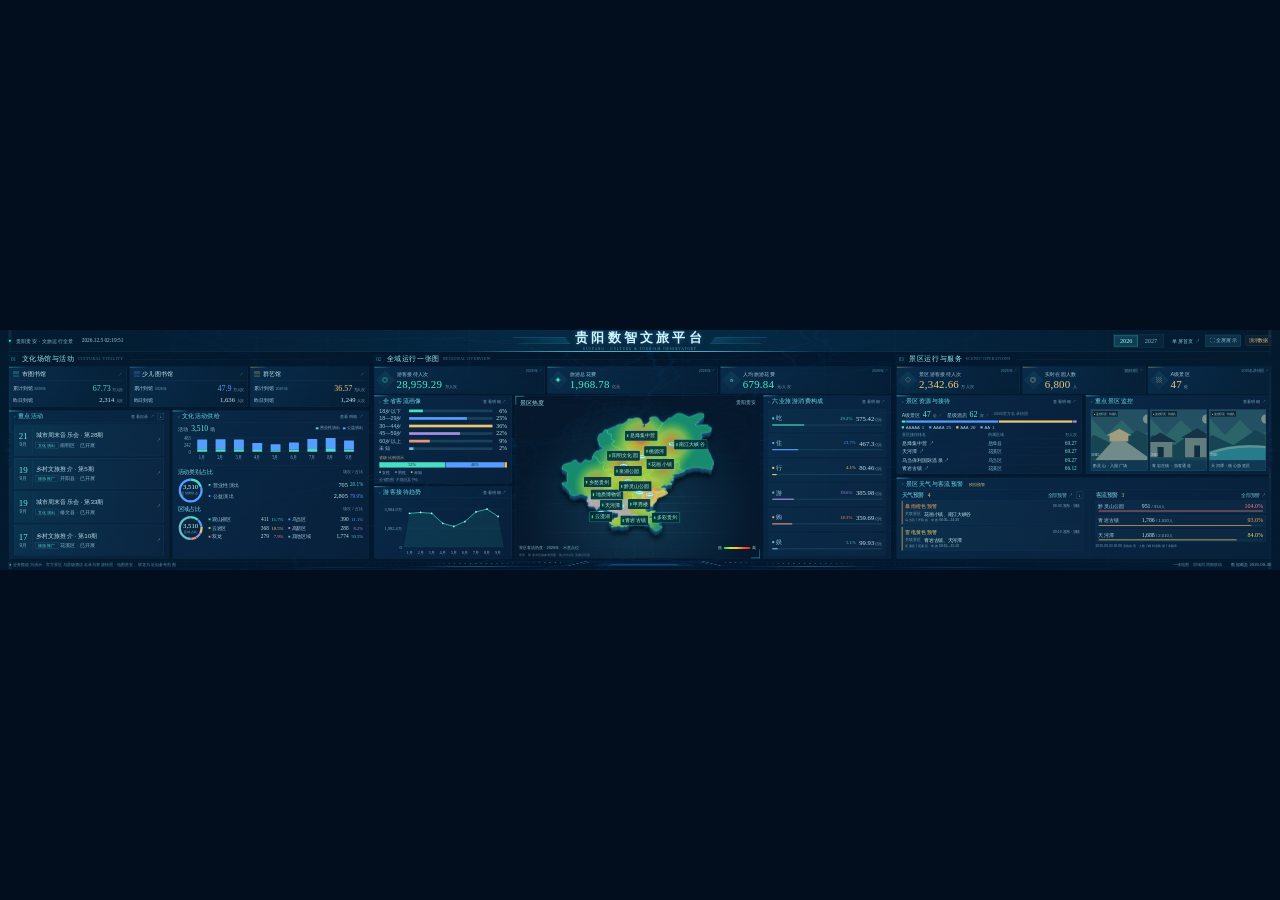
<file: index.html>
<!doctype html><html lang="zh-CN"><head><meta charset="UTF-8">
<script>
  if (!window.location.hash) {
    window.location.replace('triple-screen.html' + window.location.search);
  }
</script>
<meta name="viewport" content="width=device-width,initial-scale=1"><title>贵阳数智文旅平台</title><link rel="stylesheet" href="style.css"><link rel="stylesheet" href="refinement.css"><link rel="stylesheet" href="vendor/leaflet.css"><link rel="stylesheet" href="resource-directory.css"><link rel="stylesheet" href="official-resource-detail.css"><link rel="stylesheet" href="legacy-layout.css"><link rel="stylesheet" href="boundary.css"><link rel="stylesheet" href="map-presentation.css"><script defer src="vendor/leaflet.js"></script><script defer src="map-data.js"></script><script defer src="maps.js"></script><link rel="stylesheet" href="indicator-drill.css"><link rel="stylesheet" href="official-directory.css"><link rel="stylesheet" href="venue-visits.css"><link rel="stylesheet" href="entertain-layout.css"><link rel="stylesheet" href="activity-calendar.css"><link rel="stylesheet" href="scenic-overview.css"></head><body><header><div id="date"></div><div class="brand"><small>GUIYANG SMART TOURISM</small><h1>贵阳数智文旅平台</h1></div><div>● 交互演示　<button id="full">⛶</button></div></header><nav id="nav"></nav><div class="bar"><span id="crumb"></span><label>区域 <select id="area"></select></label><label>周期 <select id="period"><option>本年</option><option>本月</option><option>昨日</option></select></label><button id="export">↓ 导出</button></div><main id="app"></main><nav id="industries"></nav><footer>● 原型演示 · 非实时业务数据　　参考已登录贵阳市页面结构</footer><dialog id="dlg"><div class="dh"><h2 id="dt"></h2><button onclick="dlg.close()">×</button></div><div id="dc"></div></dialog><div id="toast"></div><script src="app.js"></script><script src="legacy-layout.js"></script><script src="drawer.js"></script><script src="official-resources.js"></script><script src="official-directory.js"></script><script src="resource-directory.js"></script><script src="functional-maps.js"></script><script src="indicator-data.js"></script><script src="indicator-drill.js"></script><script src="indicator-main.js"></script><script src="activity-ledger.js"></script><script src="entertain-layout.js"></script><script src="venue-visits.js"></script><script src="entertain-interactions.js"></script><script src="activity-calendar.js"></script><script src="scenic-overview.js"></script></body></html>
</file>
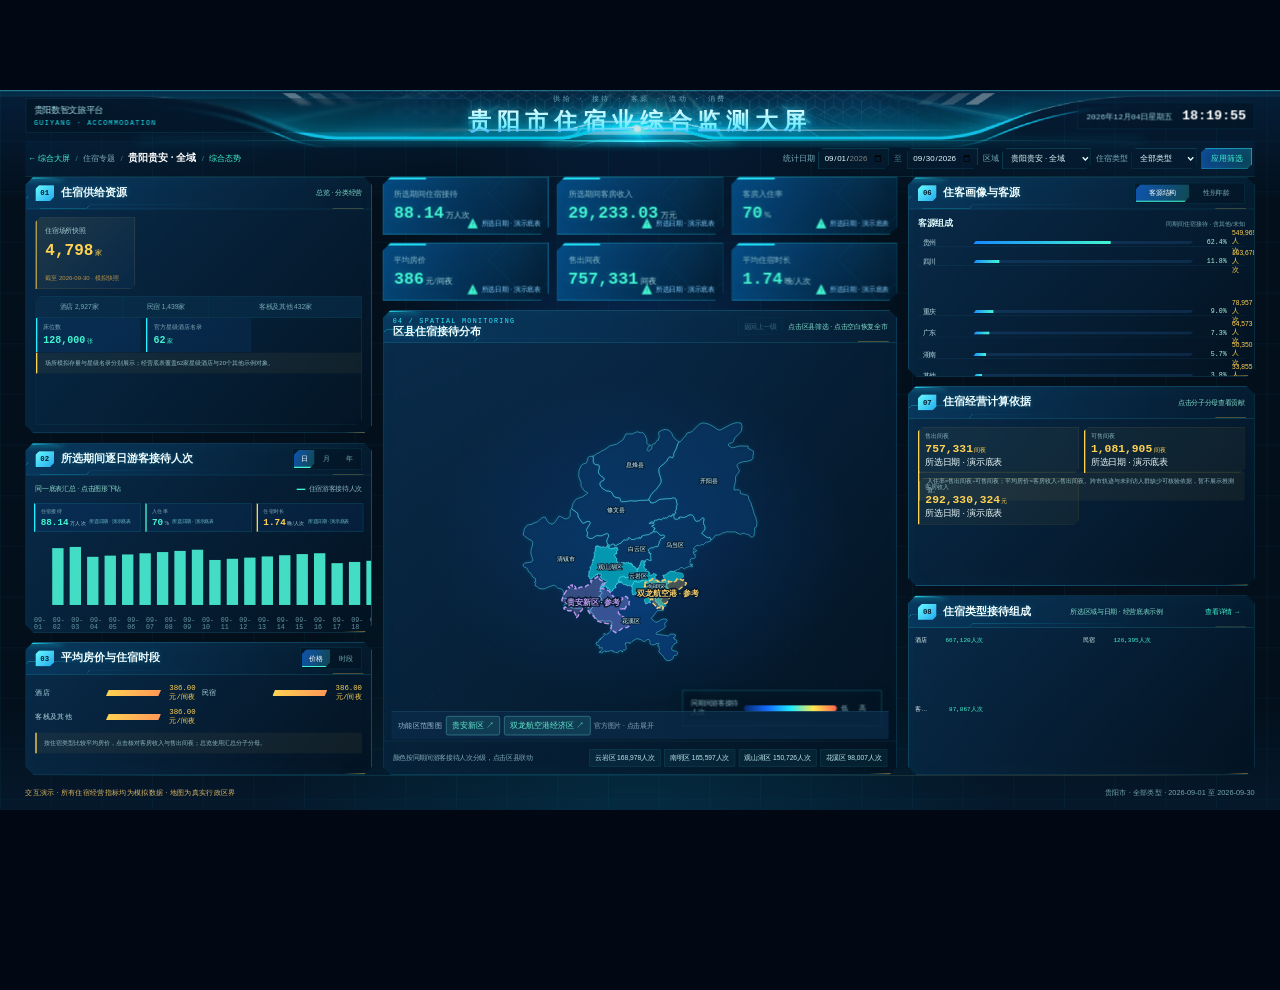
<file: accommodation/index.html>
<!doctype html>
<html lang="zh-CN">
<head>
  <meta charset="UTF-8">
  <meta name="viewport" content="width=device-width, initial-scale=1.0">
  <title>贵阳市住宿业综合监测大屏 · 住宿专题</title>
  <link rel="stylesheet" href="styles.css">
  <link rel="stylesheet" href="readability.css">
  <link rel="stylesheet" href="gt-design.css">
<link rel="stylesheet" href="../indicator-drill.css"></head>
<body>
  <main class="screen" id="screen">
    <header class="topbar">
      <div class="system-mark"><span>贵阳数智文旅平台</span><em>GUIYANG · ACCOMMODATION</em></div>
      <div class="title"><small>供给 · 接待 · 客源 · 流动 · 消费</small><h1>贵阳市住宿业综合监测大屏</h1></div>
      <div class="clock"><span id="date"></span><strong id="time"></strong></div>
    </header>

    <section class="commandbar">
      <nav><a href="../index.html#overview" style="color:#42f5d1;text-decoration:none">← 综合大屏</a><i>/</i><span>住宿专题</span><i>/</i><strong id="currentRegionLabel">全省</strong><i>/</i><b>综合态势</b></nav>
      <form id="filterForm">
        <label><span>统计日期</span><input id="startDate" type="date" value="2026-07-10" max="2026-08-20"></label>
        <i>至</i>
        <label><input id="endDate" type="date" value="2026-08-20" max="2026-08-20"></label>
        <label><span>区域</span><select id="regionFilter"><option value="贵阳市">贵阳市 · 全市</option><option value="南明区">南明区</option><option value="云岩区">云岩区</option><option value="花溪区">花溪区</option><option value="乌当区">乌当区</option><option value="白云区">白云区</option><option value="观山湖区">观山湖区</option><option value="清镇市">清镇市</option><option value="修文县">修文县</option><option value="息烽县">息烽县</option><option value="开阳县">开阳县</option></select></label>
        <label><span>住宿类型</span><select id="typeFilter"><option value="全部类型">全部类型</option><option value="酒店">酒店</option><option value="民宿">民宿</option><option value="客栈及其他">客栈及其他</option></select></label>
        <button type="submit">应用筛选</button>
      </form>
    </section>

    <section class="layout">
      <aside class="left-stack">
        <article class="panel supply-panel">
          <header><span>01</span><h2>住宿供给资源</h2><small>总览 · 分类经营</small></header>
          <div class="panel-body" id="supplyContent"></div>
        </article>

        <article class="panel trend-panel">
          <header><span>02</span><h2 id="trendTitle">日游客接待人次趋势</h2><div class="tabs" data-tab-group="period"><button class="active" data-tab="day">日</button><button data-tab="month">月</button><button data-tab="year">年</button></div></header>
          <div class="trend-head"><span id="trendCompare"></span><div class="trend-legend"><span class="reception">游客接待人次</span><span class="occupancy">入住率</span></div></div>
          <div class="trend-metrics" id="trendMetrics"></div>
          <div class="trend-scroll" id="trendScroll"><div class="trend-canvas" id="trendCanvas"><svg id="trendChart" viewBox="0 0 520 122" role="img" aria-label="游客接待人次与入住率趋势"></svg><div class="trend-axis" id="trendAxis"></div></div></div>
        </article>

        <article class="panel structure-panel">
          <header><span>03</span><h2>价格与住宿时段</h2><div class="tabs" data-tab-group="operation"><button class="active" data-tab="price">价格</button><button data-tab="preference">时段</button></div></header>
          <div class="panel-body" id="operationContent"></div>
        </article>
      </aside>

      <section class="center-stack">
        <section class="kpis center-kpis" id="kpis"></section>
        <article class="map-panel">
          <header><div><span>04 / SPATIAL MONITORING</span><h2 id="mapTitle">全省住宿热度空间分布</h2></div><div class="map-controls"><button type="button" id="mapBack" disabled>返回上一级</button><small id="mapHint">点击市州下钻 · 点击空白返回</small></div></header>
          <div class="map-stage">
            <svg id="map" viewBox="0 0 820 430" role="img" aria-label="贵州住宿热度地图"><g id="geoRegions"></g><g id="mapLabels"></g></svg>
            <div class="heat-legend"><span>住宿热度</span><i></i><em>低</em><em>高</em></div>
          </div>
          <footer><span id="mapInsight">黔东南、贵阳、安顺住宿热度较高</span><div id="mapRanking"></div></footer>
        </article>
      </section>

      <aside class="right-stack">
        <article class="panel guest-panel">
          <header class="guest-header"><span>06</span><h2>住客画像与客源</h2><div class="guest-tab-groups"><div class="tabs guest-tabs" data-tab-group="guestView"><button class="active" data-tab="source">客源结构</button><button data-tab="demographic">性别年龄</button></div></div></header>
          <div class="panel-body" id="guestContent"></div>
        </article>

        <article class="panel opportunity-panel">
          <header><span>07</span><h2 id="opportunityTitle">各市州平均住宿时长</h2><small id="opportunityScope">全省住宿游客</small></header>
          <div class="panel-body" id="opportunityContent"></div>
        </article>

        <article class="panel route-panel">
          <header><span>08</span><h2 id="routeTitle">热门跨市住宿路径</h2><small id="routeScope">全省跨市住宿客流 TOP 9</small><button type="button" id="routeDetail">查看详情 →</button></header>
          <div id="routes"></div>
        </article>
      </aside>
    </section>

    <footer class="screen-footer"><span>交互演示 · 所有住宿经营指标均为模拟数据 · 地图为真实行政区界</span><span id="scopeSummary">全省 · 全部类型 · 2026-07-10 至 2026-08-20</span></footer>
  </main>

  <dialog id="routeDialog">
    <section class="detail-dialog"><button id="closeRouteDialog" class="close" type="button">×</button><span class="eyebrow">VISITOR ROUTE DETAIL</span><h2 id="routeDialogTitle">游客住宿路径详情</h2><p id="routeDialogScope"></p><div id="routeDialogBody"></div></section>
  </dialog>

  <script src="../official-resources.js"></script><script src="../indicator-data.js"></script><script src="../indicator-drill.js"></script><script src="geography.js"></script>
<script src="../functional-maps.js"></script></body>
</html>
</file>
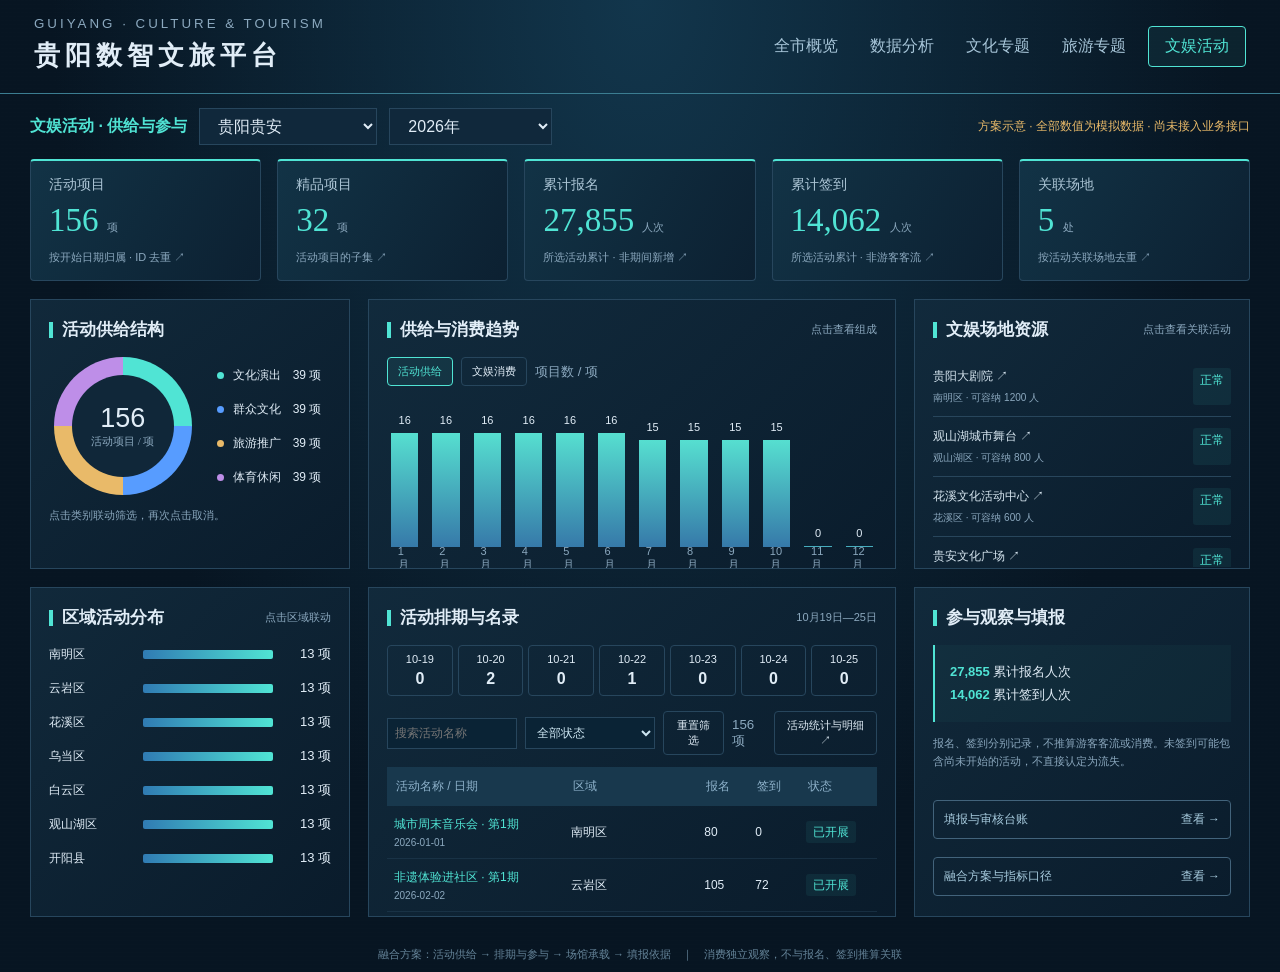
<file: activity-proposal.html>
<!doctype html>
<html lang="zh-CN"><head><meta charset="utf-8"><meta name="viewport" content="width=device-width,initial-scale=1"><title>贵阳数智文旅 · 活动运行方案</title><style>
:root{color-scheme:dark;--cyan:#50e4d4;--blue:#579cff;--gold:#e9ba69;--muted:#8ca9bf;--line:#27465d}*{box-sizing:border-box}body{margin:0;background:#071522;color:#e1edf7;font-family:"Microsoft YaHei",sans-serif;background-image:radial-gradient(ellipse at 50% 0,#12364c,transparent 65%),repeating-linear-gradient(0deg,transparent,transparent 3px,#ffffff02 4px)}button,select{font:inherit;color:inherit;cursor:pointer}button{background:transparent;border:1px solid var(--line);padding:9px 16px;border-radius:4px}button:hover,button.active{color:var(--cyan);border-color:var(--cyan);background:#50e4d410}header{height:100px;display:flex;align-items:center;justify-content:space-between;border-bottom:1px solid #3b7d91;padding:0 34px}h1{font-size:29px;letter-spacing:5px;margin:6px 0}small,.muted{color:var(--muted)}header small{letter-spacing:3px}nav{display:flex;gap:12px}.toolbar{display:flex;align-items:center;gap:12px;padding:18px 30px}.toolbar select{background:#10283b;border:1px solid var(--line);padding:8px 14px}.toolbar .note{margin-left:auto;font-size:12px;color:var(--gold)}main{padding:0 30px 20px}.kpis{display:grid;grid-template-columns:repeat(5,1fr);gap:16px;margin-bottom:18px}.kpi{text-align:left;background:linear-gradient(120deg,#123346,#0c2031);border-top:2px solid var(--cyan);padding:19px 22px}.kpi span{display:block;color:#acc5d5;font-size:14px}.kpi strong{display:block;font:36px Georgia,serif;color:var(--cyan);margin:12px 0 6px}.kpi small{font-size:11px}.grid{display:grid;grid-template-columns:1fr 1.55fr 1fr;gap:18px}.col{display:grid;gap:18px;grid-template-rows:290px 320px}.panel{border:1px solid var(--line);background:linear-gradient(135deg,#122b3de8,#0a1c2ce8);padding:20px;overflow:hidden}h2{font-size:17px;margin:0 0 22px;display:flex;justify-content:space-between;align-items:center}h2:before{content:"";width:4px;height:16px;background:var(--cyan);margin-right:9px}h2 span{flex:1}h2 small{font-size:11px;font-weight:400}.row{display:flex;align-items:center;gap:12px;margin:18px 0;font-size:13px}.row>span:first-child{width:70px;color:#adc4d7}.track{height:9px;background:#ffffff0a;flex:1;border-radius:2px;overflow:hidden}.fill{height:100%;background:linear-gradient(90deg,#307bb3,var(--cyan))}.row b{font-weight:400;width:46px;text-align:right;font-variant-numeric:tabular-nums}.donut-wrap{display:flex;align-items:center;justify-content:center;gap:24px}.donut{width:154px;height:154px;border-radius:50%;background:conic-gradient(var(--cyan) 0 42%,var(--blue) 42% 71%,var(--gold) 71% 90%,#be8ee8 90%);position:relative;display:grid;place-items:center}.donut:before{content:"";position:absolute;inset:18px;border-radius:50%;background:#102739}.donut div{z-index:1;text-align:center;font-size:27px}.donut small{display:block;font:11px "Microsoft YaHei"}.legend{font-size:12px;line-height:2.5}.dot{display:inline-block;width:7px;height:7px;margin-right:9px;border-radius:50%}.chart{height:190px;display:flex;align-items:end;gap:13px;padding:12px 4px 27px;border-bottom:1px solid #365063}.bar{flex:1;height:var(--h);background:linear-gradient(0deg,#3679a9,#56dfd0);position:relative;cursor:pointer}.bar:hover{filter:brightness(1.3)}.bar span{position:absolute;bottom:-25px;font-size:11px;left:50%;transform:translateX(-50%);color:var(--muted)}.bar em{position:absolute;top:-19px;left:50%;transform:translateX(-50%);font-size:11px;font-style:normal}.key{display:flex;gap:18px;font-size:11px;color:var(--muted);margin-top:12px}table{width:100%;border-collapse:collapse;font-size:12px}th{text-align:left;color:#8db1ca;font-weight:400;background:#18384d;padding:11px 9px}td{padding:12px 9px;border-bottom:1px solid #28465c70}tbody tr{cursor:pointer}tbody tr:hover{background:#50e4d40b}.badge{color:var(--cyan);background:#50e4d412;padding:4px 7px;border-radius:3px}.insight{padding:15px;background:#50e4d408;border-left:2px solid var(--cyan);margin-bottom:12px;font-size:13px;line-height:1.8}.insight b{color:var(--cyan)}footer{text-align:center;color:#658499;font-size:11px;padding:8px}dialog{width:min(920px,92vw);max-height:85vh;color:#dcecf6;background:#0d2435;border:1px solid #458195;padding:28px;border-radius:8px;box-shadow:0 20px 100px #0009}dialog::backdrop{background:#020b15c9;backdrop-filter:blur(5px)}dialog h2{margin-bottom:16px}dialog p{color:#a9c2d3;font-size:13px;line-height:1.9}.close{float:right}.level{display:flex;gap:8px;margin:20px 0}.level button{font-size:12px}.summary{color:var(--gold);font-size:12px} @media(min-width:1700px){header{height:115px}.col{grid-template-rows:330px 365px}.chart{height:225px}.panel{padding:24px}.row{margin:23px 0}td{padding:16px 10px}.kpi{padding:23px}.kpi strong{font-size:42px}}@media(max-width:1050px){.grid{grid-template-columns:1fr}.kpis{grid-template-columns:repeat(3,1fr)}header{height:auto;padding:20px;display:block}nav{margin-top:15px}.toolbar{flex-wrap:wrap}.toolbar .note{margin:0}.col{grid-template-rows:auto auto}.panel{min-height:280px}}
</style><link rel="stylesheet" href="activity-fusion.css"><link rel="stylesheet" href="distribution-charts.css?v=20261023"></head><body><header><div><small>GUIYANG · CULTURE & TOURISM</small><h1>贵阳数智文旅平台</h1></div><nav><button>全市概览</button><button>数据分析</button><button>文化专题</button><button>旅游专题</button><button class="active">活动运行</button></nav></header>
<div class="toolbar"><strong>活动运行总览</strong><select id="area" aria-label="区域"><option>贵阳贵安</option><option>南明区</option><option>云岩区</option><option>花溪区</option><option>观山湖区</option><option>贵安新区</option></select><select id="period" aria-label="周期"><option>2026年</option><option>2026年10月</option><option>昨日</option></select><span class="note">方案示意 · 全部数值为模拟数据 · 尚未接入业务接口</span></div>
<main><div class="kpis" id="kpis"></div><div class="grid"><div class="col"><section class="panel"><h2><span>活动供给构成</span><small>按活动类别</small></h2><div class="donut-wrap"><div class="donut"><div id="donutTotal">128<small>已发布活动 / 场</small></div></div><div class="legend"><div><i class="dot" style="background:var(--cyan)"></i>文化演出　42%</div><div><i class="dot" style="background:var(--blue)"></i>群众文化　29%</div><div><i class="dot" style="background:var(--gold)"></i>旅游推广　19%</div><div><i class="dot" style="background:#be8ee8"></i>其他活动　10%</div></div></div></section><section class="panel"><h2><span>区县活动分布</span><small>点击查看活动名录</small></h2><div id="regions"></div></section></div>
<div class="col"><section class="panel"><h2><span id="trendTitle">活动供给趋势</span><small>点击柱形下钻</small></h2><div class="chart" id="chart"></div><div class="key">统计口径：按开始时间归属 · 已发布及后续状态 · 活动 ID 去重</div></section><section class="panel"><h2><span>重点活动名录</span><small>报名与签到分开统计</small></h2><table><thead><tr><th>活动名称</th><th>区域</th><th>报名</th><th>签到</th><th>状态</th></tr></thead><tbody id="activities"></tbody></table></section></div>
<div class="col"><section class="panel"><h2><span>任务填报与审核</span><small>数据质量</small></h2><div id="quality"></div><div class="summary">应报单位分母待任务分配清单确认，不展示填报率。</div></section><section class="panel"><h2><span>活动安排与研判</span><small>基于现有填报</small></h2><div class="insight"><b>供给结构</b><br>文化演出与群众文化占比较高，可结合活动分布安排宣传资源。</div><div class="insight"><b>执行跟进</b><br>查看临近开始的活动、未通过审核的报送记录，定位待跟进单位。</div><div class="insight"><b>分析边界</b><br>报名、签到反映活动参与情况；客流预测仍需独立客流数据支撑。</div></section></div></div></main><footer>建议增量模块：活动 → 报名 / 签到 → 填报依据　｜　活动类别、任务与区域编码以业务字典为准</footer>
<dialog id="detail"><button class="close" aria-label="关闭">×</button><h2 id="detailTitle"></h2><p id="definition"></p><div class="level"><button data-level="0">年度 → 逐月</button><button data-level="1">月份 → 逐日</button><button data-level="2">昨日 → 明细</button></div><div id="detailBody"></div><p>接入条件：需核实响应字段与活动主子级去重规则。报名、签到当前仅见累计数字段，无法据此还原逐日或逐小时变化；表单自定义指标需先确认实际字段与统计日期。</p></dialog>
<script type="text/plain" id="original-proposal">
const names=['文化演出','群众文化','旅游推广','其他活动'];const regions=['南明区','云岩区','花溪区','观山湖区','贵安新区'];const totals=[128,36,8640,6210,24];let factor=1;let selected='已发布活动';let metricIndex=0;
function render(){factor=document.querySelector('#area').selectedIndex?0.18:1;factor*=document.querySelector('#period').selectedIndex===1?.12:document.querySelector('#period').selectedIndex===2?.025:1;document.querySelector('#kpis').innerHTML=['已发布活动','精品项目','累计报名人次','累计签到人次','进行中任务'].map((n,i)=>`<button class="kpi" data-metric="${i}"><span>${n}</span><strong>${Math.max(1,Math.round(totals[i]*factor)).toLocaleString()}</strong><small>${i===2||i===3?'所选活动累计值 · 不代表期间新增':i===4?'任务状态口径 · 点击查看':'点击查看组成与统计口径'} ↗</small></button>`).join('');document.querySelector('#donutTotal').innerHTML=Math.max(1,Math.round(128*factor))+'<small>已发布活动 / 场</small>';document.querySelector('#regions').innerHTML=regions.map((n,i)=>`<div class="row" data-region="${n}" role="button" tabindex="0"><span>${n}</span><div class="track"><div class="fill" style="width:${90-i*14}%"></div></div><b>${Math.max(1,Math.round((34-i*5)*factor))} 场</b></div>`).join('');document.querySelector('#quality').innerHTML=['已提交','审核通过','待审核','已退回'].map((n,i)=>`<div class="row"><span>${n}</span><div class="track"><div class="fill" style="width:${[100,78,16,6][i]}%;background:${i===3?'var(--gold)':'var(--cyan)'}"></div></div><b>${Math.max(1,Math.round([96,75,15,6][i]*factor))}</b></div>`).join('');const count=document.querySelector('#period').selectedIndex===0?12:document.querySelector('#period').selectedIndex===1?31:1;document.querySelector('#chart').innerHTML=Array.from({length:count},(_,i)=>`<div class="bar" data-month="${i+1}" style="--h:${35+(i*17)%58}%"><em>${Math.max(1,Math.round((5+i%8)*factor))}</em><span>${count===12?i+1+'月':count===1?'昨日':i+1}</span></div>`).join('');document.querySelector('#activities').innerHTML=['周末城市音乐会','非遗体验进社区','秋季山地徒步','城市阅读分享会','乡村文旅推介'].map((n,i)=>`<tr data-activity="${n}"><td>${n}</td><td>${document.querySelector('#area').selectedIndex?document.querySelector('#area').value:regions[i]}</td><td>${210+i*63}</td><td>${160+i*42}</td><td><span class="badge">${i<2?'进行中':'已结束'}</span></td></tr>`).join('')}
function drill(level=0){const aggregate=metricIndex===2||metricIndex===3;document.querySelector('#detailTitle').textContent=selected+' · 组成与依据';document.querySelector('#definition').textContent=aggregate?'按所选活动累计报名或签到求和。这里展示活动组成；逐月新增、逐日新增与小时变化均需要报名 / 签到事件时间。':metricIndex===4?'按任务状态统计进行中任务，任务时间表示填报窗口，不能直接作为指标所属日期。':'按活动开始时间归属，活动 ID 去重；排除草稿、审核中及未通过状态。主活动与子活动需先确认统计层级。';document.querySelector('.level').style.display=aggregate||metricIndex===4?'none':'flex';const labels=aggregate?['周末城市音乐会','非遗体验进社区','秋季山地徒步']:metricIndex===4?['日常活动填报','节假日活动填报','精品活动填报']:level===0?Array.from({length:12},(_,i)=>i+1+'月'):level===1?Array.from({length:31},(_,i)=>'10月'+(i+1)+'日'):['昨日发布活动 A','昨日发布活动 B'];document.querySelector('#detailBody').innerHTML='<table><thead><tr><th>组成项</th><th>模拟数量</th><th>明细</th></tr></thead><tbody>'+labels.map((n,i)=>`<tr><td>${n}</td><td>${aggregate?120+i*43:3+i%7}</td><td><button data-next="${Math.min(level+1,2)}">${aggregate||metricIndex===4?'查看依据':'下钻明细'}</button></td></tr>`).join('')+'</tbody></table>';if(!document.querySelector('#detail').open)document.querySelector('#detail').showModal()}
document.addEventListener('click',e=>{const target=e.target.closest('[data-metric],[data-month],[data-region],[data-activity],[data-level],[data-next]');if(!target)return;if(target.dataset.level!==undefined)return drill(Number(target.dataset.level));if(target.dataset.next!==undefined){if(metricIndex===2||metricIndex===3||metricIndex===4||Number(target.dataset.next)===2){document.querySelector('#detailBody').innerHTML='<div class="insight">依据示例：活动 ID ACT-001 · 主活动 · 已发布<br>统计字段：enrollmentCount / checkinCount<br>当前页面仅示意追溯路径，未读取真实记录。</div>';return}return drill(Number(target.dataset.next))}metricIndex=Number(target.dataset.metric||0);selected=target.dataset.activity||target.dataset.region||['已发布活动','精品项目','累计报名人次','累计签到人次','进行中任务'][metricIndex];drill(target.dataset.month?1:document.querySelector('#period').selectedIndex)});document.querySelectorAll('select').forEach(el=>el.onchange=render);document.querySelector('.close').onclick=()=>document.querySelector('#detail').close();document.querySelectorAll('nav button').forEach(el=>el.onclick=()=>{selected=el.textContent+' · 调整建议';metricIndex=0;drill();document.querySelector('#definition').textContent='现有页面保留。全市概览增加活动摘要，文化专题承接文化活动，旅游专题承接旅游推广活动；活动运行集中展示任务、活动与报名签到。应急、投诉本轮不调整。'});render();
</script><script src="activity-ledger.js"></script><script src="distribution-charts.js?v=20261023-ring"></script><script src="activity-fusion.js?v=20261023-ring"></script></body></html>
</file>
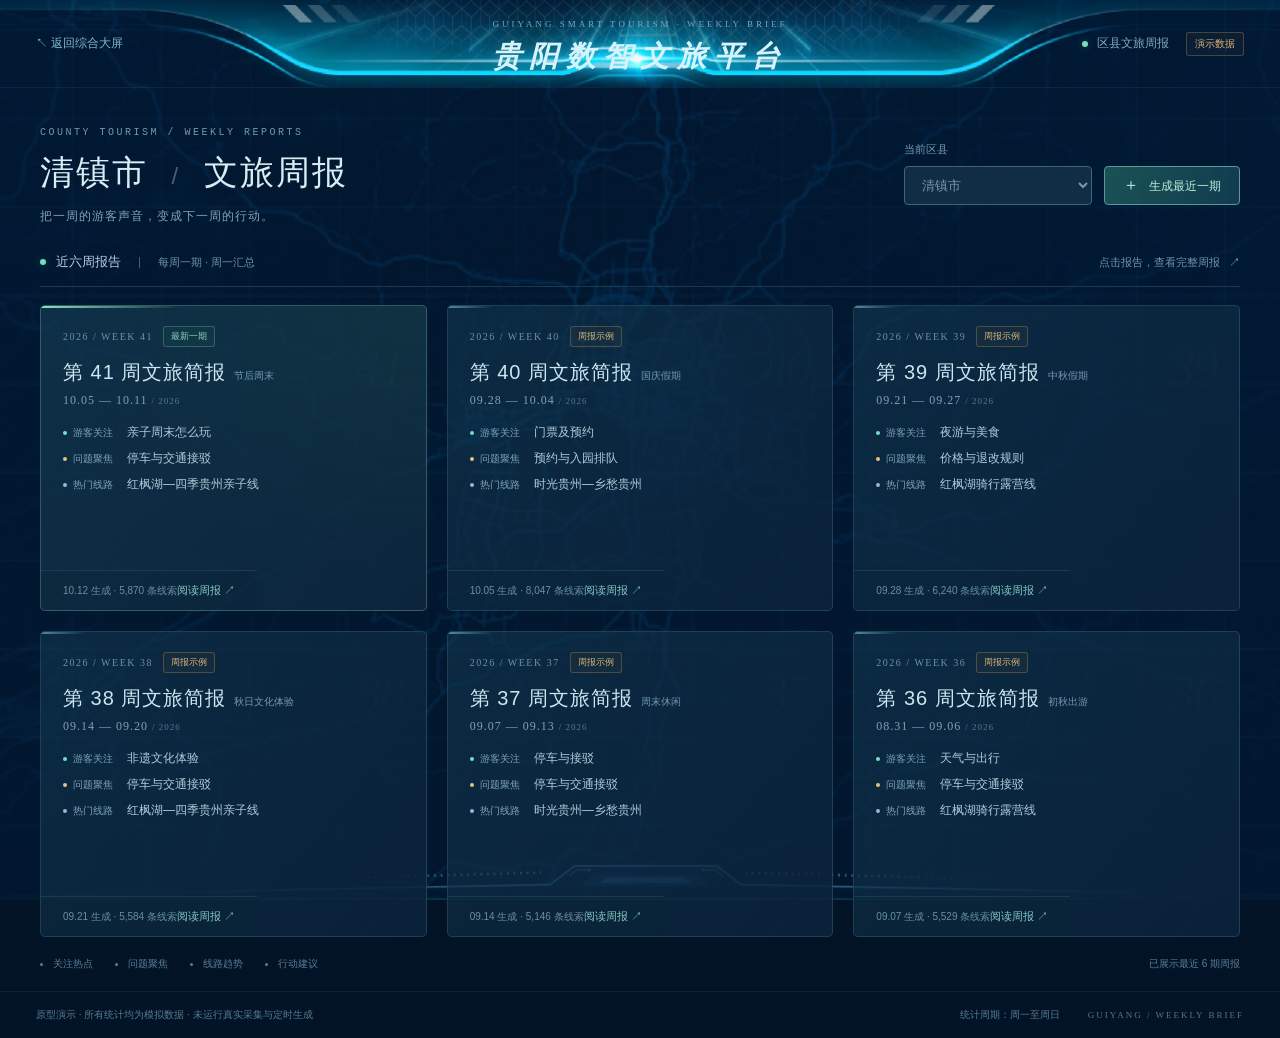
<file: insights.html>
<!doctype html>
<html lang="zh-CN">
<head>
  <meta charset="UTF-8">
  <meta name="viewport" content="width=device-width,initial-scale=1">
  <meta name="theme-color" content="#05182d">
  <title>区县文旅周报 · 贵阳数智文旅平台</title>
  <link rel="stylesheet" href="weekly-reports.css">
  <script defer src="weekly-reports.js"></script>
</head>
<body>
  <div id="weekly-screen">
    <header class="masthead">
      <a class="back-link" href="index.html#overview">↖ 返回综合大屏</a>
      <div class="identity"><small>GUIYANG SMART TOURISM · WEEKLY BRIEF</small><h1>贵阳数智文旅平台</h1></div>
      <div class="header-status"><span class="status-dot"></span> 区县文旅周报 <span class="demo-label">演示数据</span></div>
    </header>
    <main class="archive-shell">
      <div class="archive-heading"><div><span class="eyebrow">COUNTY TOURISM / WEEKLY REPORTS</span><h2><span id="scope-name">清镇市</span> <span class="title-divider">/</span> 文旅周报</h2><p>把一周的游客声音，变成下一周的行动。</p></div><div class="archive-controls"><label>当前区县 <select id="region" aria-label="选择区县"></select></label><button id="generate" class="primary"><span>＋</span> 生成最近一期</button></div></div>
      <div class="archive-meta"><div><span class="status-dot"></span><span>近六周报告</span><span class="meta-divider"></span><span>每周一期 · 周一汇总</span></div><span>点击报告，查看完整周报 <span class="arrow">↗</span></span></div>
      <section id="report-list" class="report-grid" aria-label="近六周区县文旅周报"></section>
      <div class="archive-bottom"><span><i></i> 关注热点 <i></i> 问题聚焦 <i></i> 线路趋势 <i></i> 行动建议</span><span>已展示最近 6 期周报</span></div>
    </main>
    <footer><span>原型演示 · 所有统计均为模拟数据 · 未运行真实采集与定时生成</span><span>统计周期：周一至周日 <b>GUIYANG / WEEKLY BRIEF</b></span></footer>
  </div>
  <dialog id="report-dialog" aria-labelledby="report-title"></dialog>
  <div id="notice" role="status" aria-live="polite"></div>
</body>
</html>
</file>
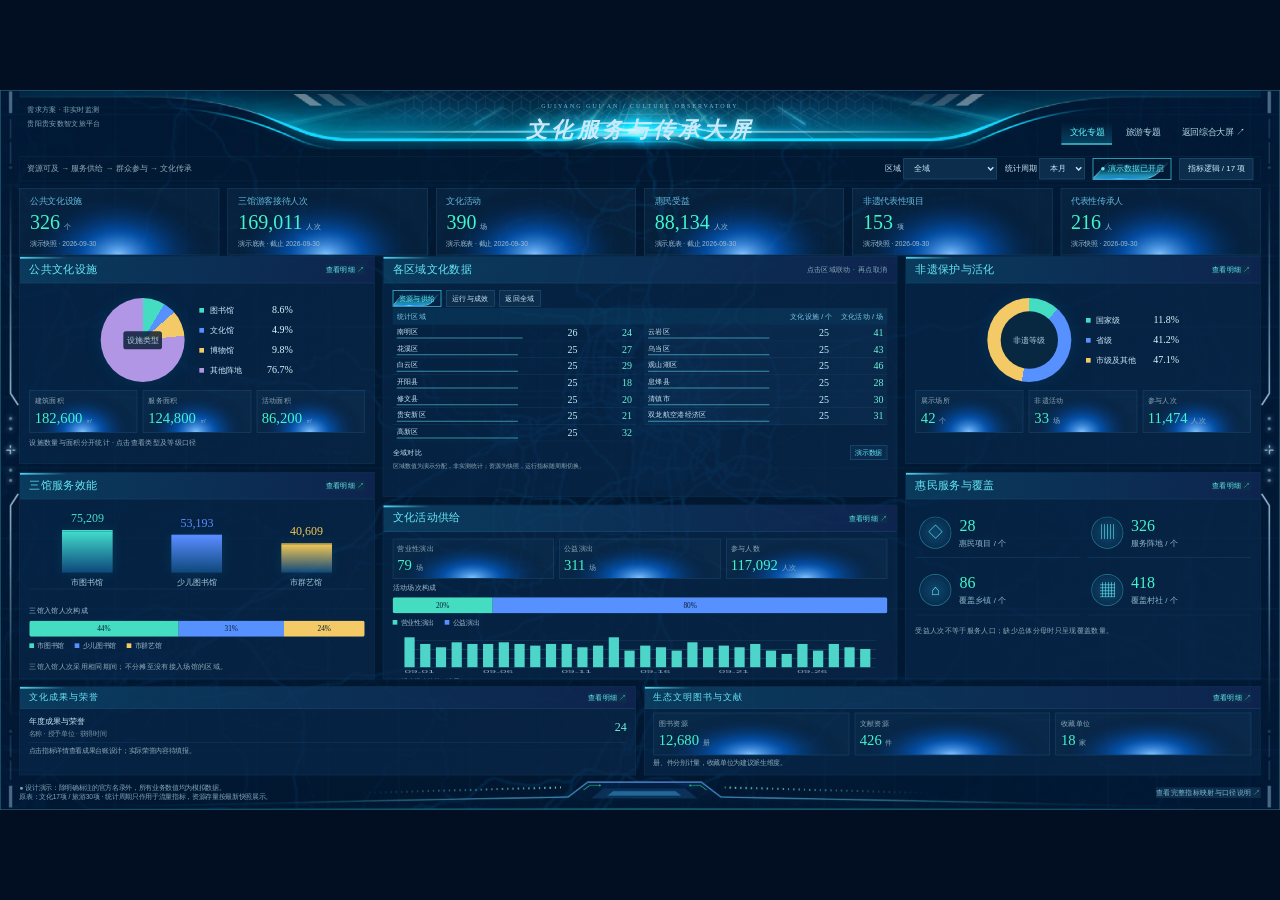
<file: screens.html>
<!doctype html>
<html lang="zh-CN"><head><meta charset="utf-8"><meta name="viewport" content="width=device-width,initial-scale=1"><title>贵阳贵安 · 文化与旅游专题大屏</title><link rel="stylesheet" href="screens.css"><link rel="stylesheet" href="regions.css"><link rel="stylesheet" href="screens-fit.css"><link rel="stylesheet" href="screens-legacy-theme.css"><link rel="stylesheet" href="topic-graphics.css"><link rel="stylesheet" href="topic-modules.css"><link rel="stylesheet" href="official-directory.css"><link rel="stylesheet" href="indicator-drill.css"><link rel="stylesheet" href="culture-directory.css"><link rel="stylesheet" href="distribution-charts.css?v=20261023"><link rel="stylesheet" href="scenic-overview.css"></head><body><div id="screen"></div><dialog id="metric-dialog"></dialog><script src="official-resources.js"></script><script src="screen-requirements.js"></script><script src="topic-details.js"></script><script src="official-directory.js"></script><script src="indicator-data.js"></script><script src="indicator-drill.js"></script><script src="screens.js"></script><script src="distribution-charts.js?v=20261023-ring"></script><script src="culture-directory.js"></script><script src="scenic-overview.js"></script></body></html>
</file>
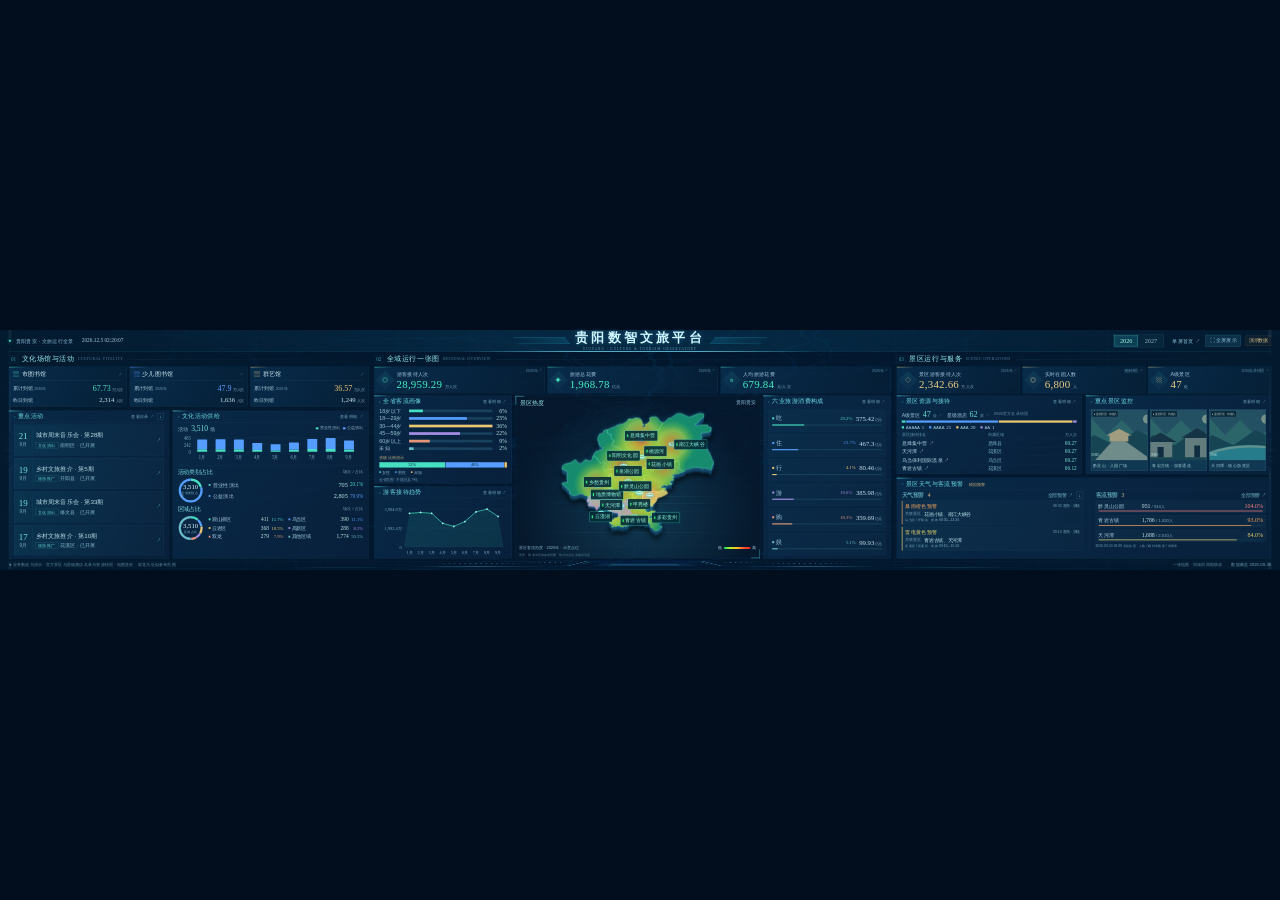
<file: triple-screen.html>
<!doctype html>
<html lang="zh-CN">
<head>
  <meta charset="utf-8">
  <meta name="viewport" content="width=device-width,initial-scale=1">
  <title>贵阳数智文旅平台 · 全景融合大屏</title>
  <link rel="stylesheet" href="vendor/leaflet.css">
  <link rel="stylesheet" href="indicator-drill.css">
  <link rel="stylesheet" href="official-directory.css">
  <link rel="stylesheet" href="scenic-overview.css">
  <link rel="stylesheet" href="triple-screen.css">
</head>
<body class="panorama-page">
  <main id="panorama" class="panorama" aria-label="贵阳贵安文化旅游全景融合大屏">
    <header class="panorama-header">
      <div class="header-left"><span class="header-signal"></span><span>贵阳贵安 · 文旅运行全景</span><time id="wall-clock"></time></div>
      <div class="panorama-brand"><span class="brand-lines" aria-hidden="true"></span><div><h1>贵阳数智文旅平台</h1><p>GUIYANG · CULTURE & TOURISM OBSERVATORY</p></div><span class="brand-lines right" aria-hidden="true"></span></div>
      <div class="header-right"><div id="years" role="group" aria-label="统计年份"><button data-year="2026" aria-pressed="true">2026</button><button data-year="2027" aria-pressed="false">2027</button></div><a href="index.html#overview">单屏首页 ↗</a><button id="fullscreen" aria-label="全屏展示">⛶ 全屏展示</button><span class="demo-indicator">演示数据</span></div>
    </header>
    <div class="panorama-zones">
      <section class="panorama-zone culture-zone" aria-label="文化场馆与活动">
        <div class="zone-heading"><span class="zone-number">01</span><h2>文化场馆与活动</h2><span>CULTURAL VITALITY</span><i></i></div>
        <section id="culture-metrics" class="headline-metrics" aria-label="文化专题核心指标"></section>
        <div id="culture-content" class="zone-grid"></div>
      </section>
      <section class="panorama-zone overview-zone" aria-label="全域运行一张图">
        <div class="zone-heading"><span class="zone-number">02</span><h2>全域运行一张图</h2><span>REGIONAL OVERVIEW</span><i></i></div>
        <section id="overview-metrics" class="headline-metrics" aria-label="综合首页核心指标"></section>
        <div class="overview-layout">
          <div id="overview-left" class="overview-left"></div>
          <section id="map-panel" class="map-panel boundary-panel" aria-label="贵阳贵安景区热度地图">
            <div class="map-stage" aria-hidden="true"></div>
            <div class="map-toolbar">
              <h3>景区热度</h3><span id="map-scope">贵阳贵安</span><button id="map-up" hidden>← 返回全域</button>
            </div>
            <div id="unified-map" aria-label="贵阳贵安行政区及贵安双龙参考边界"></div>
            <div class="boundary-readout"></div><div class="boundary-note"></div>
            <div id="map-error" role="status" hidden></div>
          </section>
          <div id="overview-right" class="overview-right"></div>
        </div>
      </section>
      <section class="panorama-zone tourism-zone" aria-label="景区运行与服务">
        <div class="zone-heading"><span class="zone-number">03</span><h2>景区运行与服务</h2><span>SCENIC OPERATIONS</span><i></i></div>
        <section id="tourism-metrics" class="headline-metrics" aria-label="旅游专题核心指标"></section>
        <div id="tourism-content" class="zone-grid"></div>
      </section>
    </div>
    <footer class="panorama-footer"><span>● 业务数值为演示 · 官方景区与星级酒店名录为资源快照 · 地图贵安、双龙为近似参考范围</span><span>一张地图 · 同域同周期联动 <b>数据截至 <span id="as-of"></span></b></span></footer>
  </main>
  <dialog id="metric-dialog" class="rd" aria-label="资源名录与监控详情"></dialog>
  <script src="vendor/leaflet.js"></script>
  <script src="map-data.js"></script>
  <script src="official-resources.js"></script>
  <script src="indicator-data.js"></script>
  <script src="activity-ledger.js"></script>
  <script src="indicator-drill.js"></script>
  <script src="official-directory.js"></script>
  <script src="scenic-overview.js"></script>
  <script src="triple-screen.js"></script>
</body>
</html>
</file>
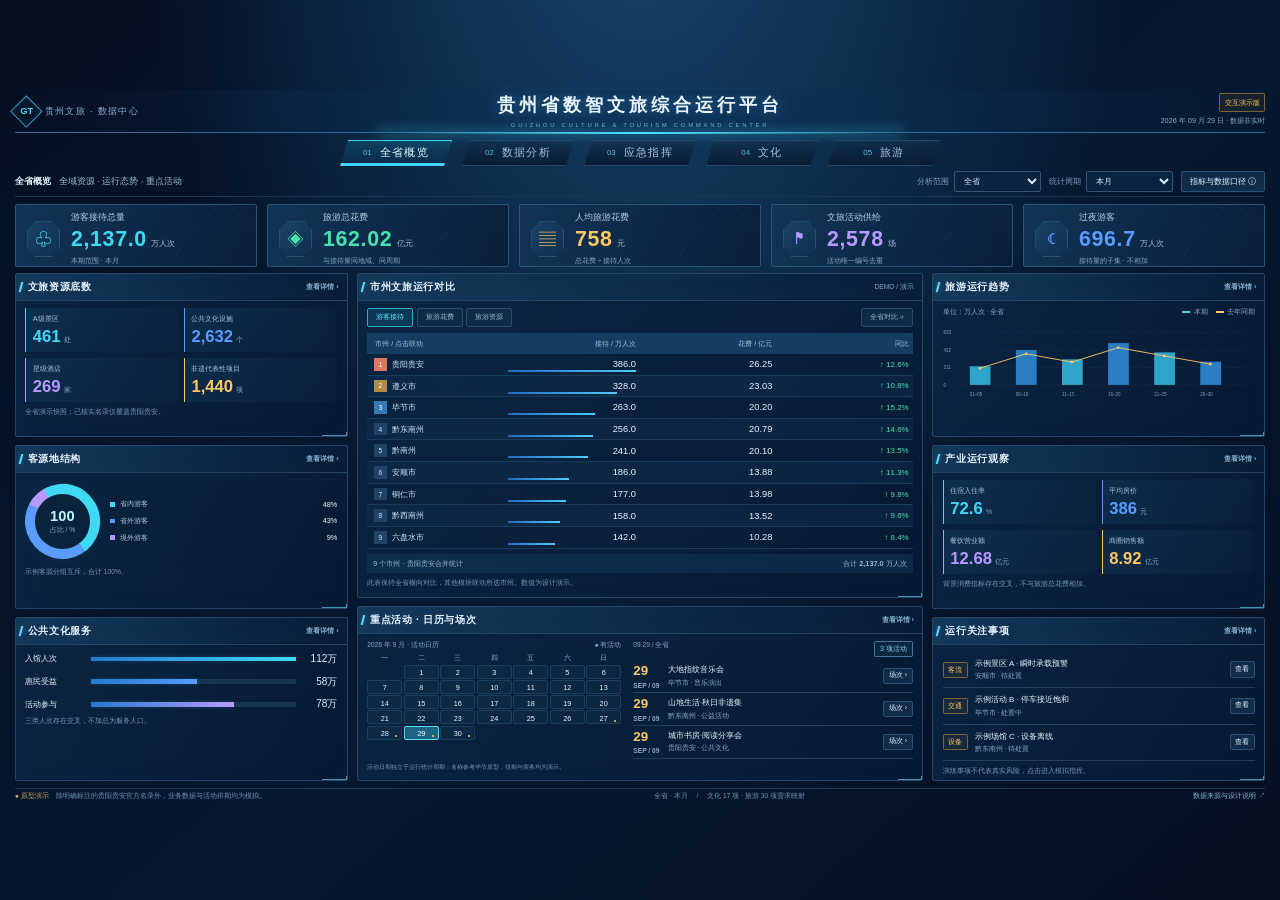
<file: v2.html>
<!doctype html>
<html lang="zh-CN">
<head><meta charset="utf-8"><meta name="viewport" content="width=device-width,initial-scale=1"><title>贵州数智文旅 · 综合运行驾驶舱</title><link rel="stylesheet" href="suite.css"></head>
<body><div id="app"></div><dialog id="detail" aria-labelledby="dialog-title"></dialog><div id="toast" role="status"></div><script src="official-resources.js"></script><script src="screen-requirements.js"></script><script src="suite.js"></script></body>
</html>
</file>
<file: style.css>
:root{--bg:#031329;--p:#092743;--l:#1a5471;--c:#56edf1;--m:#79a5bd;--g:#6de8bd;--y:#ffd276;--r:#ff7785}*{box-sizing:border-box}body{margin:0;min-height:100vh;background:radial-gradient(ellipse at 50% 45%,#0b3650,#031329 60%);color:#d8efff;font:14px "Microsoft YaHei",sans-serif}body:before{content:"";position:fixed;inset:0;pointer-events:none;background:linear-gradient(#1a6d8716 1px,transparent 1px),linear-gradient(90deg,#1a6d8716 1px,transparent 1px);background-size:42px 42px}button,select,input{background:#0b2c49;color:#d7efff;border:1px solid #28627c;padding:7px 11px;cursor:pointer}button:hover,button.active{border-color:var(--c);color:#8fffff;background:#124867}header{height:92px;display:flex;align-items:center;justify-content:space-between;padding:0 30px;border-bottom:1px solid #28748f}#date{color:#8aadc1;font-size:12px}.brand{text-align:center;position:absolute;left:50%;transform:translateX(-50%)}.brand small{letter-spacing:5px;color:#5894b1;font:10px Consolas}.brand h1{font-size:28px;letter-spacing:7px;margin:8px 0;color:#c9f5ff;text-shadow:0 0 16px #27bddb}header button{border:0;background:none;font-size:20px}#nav{display:flex;justify-content:center;gap:8px;margin:15px}#nav button{width:175px;letter-spacing:3px}.bar{display:flex;align-items:center;gap:10px;margin:0 24px 14px;color:#789eb7;font-size:12px}.bar #crumb{flex:1}.bar label{display:flex;align-items:center;gap:6px}.bar select{padding:6px 9px}main{margin:0 24px}.grid{display:grid;grid-template-columns:1fr 1.5fr 1fr;gap:14px}.col{display:flex;flex-direction:column;gap:14px}.panel{background:linear-gradient(135deg,#0b2b47dd,#061b32ee);border:1px solid #174967;padding:14px;position:relative;overflow:hidden}.panel:before{content:"";position:absolute;left:0;top:0;width:35px;height:2px;background:var(--c)}h2{font-size:15px;font-weight:400;margin:0 0 14px;color:#b8e9f2}.panel h2:before{content:"▰";font-size:12px;color:var(--c);margin-right:8px}.kpis{display:grid;grid-template-columns:repeat(3,1fr);gap:7px}.kpi{background:#123a58aa;border:1px solid #24597955;padding:10px 8px}.kpi span{font-size:10px;color:#91b2c4;display:block}.kpi b{display:block;font:24px Consolas;color:#6ae7dc;margin:7px 0}.kpi small{font-size:10px;color:#7398af}.hero{grid-column:span 3;display:flex;align-items:center;justify-content:space-between}.hero b{font-size:32px}.tabs{display:flex;gap:5px;flex-wrap:wrap;margin-bottom:10px}.tabs button{background:transparent;font-size:11px;padding:5px 8px}.chart{width:100%;height:145px}.chart .grid{stroke:#2b536b;stroke-dasharray:3 4}.chart text{font-size:10px;fill:#7498af}.rank{display:flex;gap:8px;margin:11px 0;align-items:center}.rank em{color:#55b5cd;font:12px Consolas}.rank-main{flex:1}.rank-name{display:flex;justify-content:space-between;font-size:11px;margin-bottom:5px}.track{height:4px;background:#143550}.track i{display:block;height:100%;background:linear-gradient(90deg,#2b93cf,#60e8df)}.age{display:flex;height:20px;margin:15px 0 7px;font-size:10px;text-align:center}.age span{padding:3px 0}.legend{color:#86a9bb;font-size:10px;display:flex;gap:13px}.map{min-height:440px;background:radial-gradient(ellipse,#0d4b5a55,transparent 68%);position:relative}.map h2{padding:14px 14px 0;letter-spacing:2px}.map svg{width:100%;height:370px}.map path{fill:#0c3b5d;stroke:#3487a3;stroke-width:.6}.map line{stroke:#2d6c87;stroke-width:.5}.point{cursor:pointer}.point circle{fill:#65f2e2;stroke:#b4ffff}.point text{fill:#c7f4ff;font-size:4px}.point:hover circle{fill:#ffd276}.map-note{position:absolute;bottom:12px;left:14px;color:#6595aa;font-size:10px}.resource{display:grid;grid-template-columns:repeat(2,1fr);gap:8px}.resource button{text-align:left;background:#123a54;padding:13px}.resource b{display:block;color:#66e5e5;font-size:23px}.resource small{display:block;color:#7fa6b8;margin-top:5px}.consumption{display:grid;grid-template-columns:repeat(3,1fr);gap:6px}.consumption button{text-align:left;background:#10344e}.consumption b{display:block;color:#71e9ec;font-size:18px}.consumption strong{display:block;font:17px Consolas;margin:6px 0}.consumption small{color:#769caf;font-size:9px}.donut{display:flex;align-items:center;gap:18px;margin:8px}.ring{height:110px;width:110px;border-radius:50%;background:conic-gradient(#48e4d0 0 38%,#338fe5 38% 70%,#a38fee 70% 91%,#ffd276 91%);display:grid;place-items:center}.ring:after{content:"802.99\A夜间消费";white-space:pre;text-align:center;background:#092743;width:76px;height:76px;border-radius:50%;display:grid;place-items:center;color:#9ed1dc;font-size:11px}.list{padding:9px 0;border-bottom:1px solid #1e4b63;display:flex;justify-content:space-between;gap:8px;font-size:11px}.list small{display:block;color:#7299af;font-size:10px;margin-top:4px}.badge{padding:3px 6px;background:#194944;color:#70e2bd;font-size:10px;white-space:nowrap}.badge.red{background:#5d293b;color:#ff9da9}.monitor-grid{display:grid;grid-template-columns:repeat(2,1fr);gap:8px}.monitor{height:92px;text-align:left;position:relative;background:linear-gradient(150deg,#124258,#061b2c);overflow:hidden}.monitor:after{content:"";position:absolute;inset:auto 0 0;height:45px;background:#26707b;clip-path:polygon(0 70%,22% 25%,40% 70%,58% 5%,80% 58%,100% 28%,100% 100%,0 100%)}.monitor span,.monitor strong{position:absolute;z-index:1;left:8px}.monitor span{top:7px;font-size:9px;color:#86bac4}.monitor strong{bottom:7px;font-size:11px;font-weight:400}.metric-grid{display:grid;grid-template-columns:repeat(2,1fr);gap:7px}.alert{display:flex;gap:9px;align-items:center;padding:10px;border-left:2px solid var(--r);background:#17364c;margin:7px 0}.alert button{margin-left:auto;font-size:10px}.table-wrap{overflow:auto;max-height:260px}table{width:100%;border-collapse:collapse;font-size:11px}th{background:#123b59;color:#8db5c7;text-align:left;padding:9px}td{padding:9px;border-bottom:1px solid #1b455e}tr:hover{background:#1d4d6680}.analysis{display:grid;grid-template-columns:1fr 1.4fr 1fr;gap:14px}.summary{padding:14px;background:#133b4e;border:1px solid #26717a;margin-top:10px;color:#a8cbd4;font-size:12px;line-height:1.8}.summary h3{font-size:14px;font-weight:400;color:#65e8df;margin:0 0 7px}.video{height:210px;display:grid;place-items:center;background:repeating-linear-gradient(0deg,transparent 0 3px,#2c647033 3px 4px),#092c40;color:#8db7c4;text-align:center}.status{padding:13px;background:#0d3a43;border:1px solid #267674;margin-bottom:12px}.status b{font:27px Consolas;color:#6de8c4}.calendar{display:grid;grid-template-columns:repeat(7,1fr);gap:4px}.calendar span{text-align:center;font-size:10px;color:#719aae;padding:5px}.calendar button{padding:8px 0;font-size:11px}.calendar .event:after{content:"•";display:block;color:#65eed2}.calendar .sel{border-color:var(--c)}#industries{display:flex;justify-content:center;gap:8px;border-top:1px solid #174866;margin:17px 24px 10px;padding-top:14px}#industries button{width:145px;text-align:left;display:flex;gap:9px;align-items:center}#industries b{font-size:20px;color:#73e7e8}#industries span{font-size:10px;color:#8eafbf}footer{padding:8px 24px 17px;color:#587f94;font-size:10px;display:flex;justify-content:space-between}dialog{background:#092945;color:#d8efff;border:1px solid #3a9aac;max-width:680px;width:calc(100% - 30px);padding:22px;box-shadow:0 0 80px #000b}dialog::backdrop{background:#010a16cc;backdrop-filter:blur(5px)}.dh{display:flex;justify-content:space-between;border-bottom:1px solid #255a70;padding-bottom:12px;margin-bottom:16px}.dh h2{margin:0}.dh button{border:0;background:none;font-size:24px;padding:0}.details{display:grid;grid-template-columns:repeat(2,1fr);gap:9px}.details div{background:#123a54;padding:13px}.details small{display:block;color:#83a7b8;margin-bottom:6px}.actions{text-align:right;margin-top:18px}#toast{position:fixed;bottom:80px;left:50%;transform:translateX(-50%);background:#13515b;border:1px solid #68dfd0;padding:12px 24px;opacity:0;transition:.2s}#toast.show{opacity:1}@media(max-width:1000px){.grid,.analysis{grid-template-columns:1fr 1.3fr}.grid>.col:last-child{grid-column:1/-1;display:grid;grid-template-columns:1fr 1fr}header{padding:0 14px}.brand h1{font-size:22px}}@media(max-width:650px){header{height:80px;font-size:10px}.brand h1{font-size:17px;letter-spacing:3px}.brand small{font-size:7px;letter-spacing:2px}.bar{margin:0 12px 12px;flex-wrap:wrap}main{margin:0 12px}.grid,.analysis{display:flex;flex-direction:column}.grid>.col:last-child{display:flex}.kpis{grid-template-columns:repeat(2,1fr)}.hero{grid-column:span 2}.hero b{font-size:26px}.map{min-height:370px}.map svg{height:300px}#industries{margin:10px 0 0;position:sticky;bottom:0;background:#04152bea;z-index:3;padding:7px 4px;gap:3px}#industries button{width:16.6%;display:block;text-align:center;padding:5px 2px}.industries b{display:block}#industries span{font-size:8px}footer{padding:10px 12px;display:block}.brand{position:static;transform:none}header #date{width:80px}header>div:last-child{font-size:0}}
</file>
<file: refinement.css>
body{background:radial-gradient(ellipse at 50% 20%,#10395366,transparent 55%),#040f20}body:before{opacity:.35}header{background:linear-gradient(90deg,#09233b55,transparent,#09233b55);border-bottom:1px solid #3da1b34d}.brand h1{font-weight:500;text-shadow:0 0 25px #55cddd66}.brand small{color:#789eaf}button{transition:background .2s,border-color .2s,transform .2s;border-radius:4px}button:focus-visible{outline:2px solid #7af3e5;outline-offset:3px}#nav{gap:12px;margin:21px auto 18px}#nav button{padding:11px 15px;border:1px solid #29607966;background:linear-gradient(#12354c88,#071d3288);clip-path:polygon(12px 0,100% 0,calc(100% - 12px) 100%,0 100%)}#nav button.active{background:linear-gradient(#165367,#0d2c40);border-bottom:2px solid #63ecdf;color:#b4fff6}.bar{padding:9px 13px;background:#0c26354d;border:1px solid #1c465b66;border-radius:5px}.bar select{border-color:#245067;background:#0b2336}main{padding-bottom:15px}.grid{gap:18px}.col{gap:18px;min-width:0}.panel{border-color:#29576b77;background:linear-gradient(125deg,#0d2a41e8,#081c2fee);border-radius:7px;padding:17px;box-shadow:0 6px 20px #0002,inset 0 1px 0 #abdfff06}.panel:before{left:17px;width:26px;background:#64decb}.panel h2{font-size:14px;letter-spacing:1px;color:#c4dce9;padding-bottom:12px;border-bottom:1px solid #24495866}.panel h2:before{content:"";display:inline-block;width:3px;height:12px;vertical-align:-1px;margin-right:8px;background:#60dec8;border-radius:2px}.kpi{border:1px solid #26566944;background:linear-gradient(135deg,#143c5455,#0b2b4133);border-radius:4px;padding:13px 9px}.kpi b{font-family:Bahnschrift,Consolas,monospace;letter-spacing:.4px;color:#8cead9}.kpi span{line-height:1.6}.hero{background:linear-gradient(100deg,#0d484e55,#11354822)}.resource button{background:linear-gradient(135deg,#133d5277,#0c273a77);border:1px solid #2c647255;border-radius:5px}.resource button:hover{transform:translateY(-2px);border-color:#5fd6c6}.resource b{font-family:Bahnschrift,Consolas;color:#99e7e0;margin:7px 0}.consumption button{border-color:#25526777;background:linear-gradient(135deg,#143c4b88,#0b253888);border-radius:5px;padding:10px}.consumption b{font-size:14px;font-weight:400;color:#98e9e0}.map{border:1px solid #23566a55;border-radius:8px;background:radial-gradient(ellipse at 50% 48%,#1b758133,transparent 65%)}.map svg{filter:drop-shadow(0 9px 0 #061b2c) drop-shadow(0 0 12px #37c1d122)}.map path{fill:#164359;stroke:#62a3b8}.map path[fill="none"]{fill:none}.monitor{border-color:#2b617277;border-radius:5px}.monitor:after{opacity:.65}.track,.track i{border-radius:5px}.track i{background:linear-gradient(90deg,#347eb0,#69dfc8)}.tabs button.active{background:#154b5866;border-color:#4c9e9d;color:#9befdb}.summary{background:#12374788;border-color:#2d5e6a88;border-radius:5px}footer{border-top:1px solid #25455566;margin:15px 24px 0;padding:15px 0 100px;color:#7291a5}#drawer-toggle{position:fixed;right:28px;bottom:25px;z-index:10;display:flex;align-items:center;gap:15px;padding:13px 17px;border:1px solid #4f9f9c;border-radius:9px;background:linear-gradient(130deg,#174f59ee,#0d2d42ee);backdrop-filter:blur(16px);box-shadow:0 8px 30px #0008,inset 0 1px 0 #d0fff922;color:#d4fff6;text-align:left;font-size:13px}#drawer-toggle:hover{transform:translateY(-3px);border-color:#8bf0d7}#drawer-toggle small{display:block;font-size:9px;color:#82b4b8;letter-spacing:1px;margin-top:5px}#drawer-toggle b{font-size:26px;color:#8cf1d9}#industry-drawer{inset:0 0 0 auto;margin:0;width:min(430px,100vw);height:100dvh;max-height:100dvh;max-width:100vw;border:0;border-left:1px solid #43818b66;border-radius:0;background:radial-gradient(ellipse at top right,#17636a44,transparent 55%),#081c2ef5;box-shadow:-25px 0 100px #0008;padding:34px 28px;overflow-y:auto}#industry-drawer[open]{display:block;animation:drawer-in .28s ease-out}#industry-drawer::backdrop{background:#020a17aa;backdrop-filter:blur(5px)}.drawer-head{display:flex;align-items:center;justify-content:space-between}.drawer-head small{font:9px Consolas;letter-spacing:3px;color:#629da8}.drawer-head h2{margin:12px 0 0;font-size:26px;letter-spacing:3px;color:#d3f0ed}.drawer-head button{font-size:25px;border:1px solid #2a5364;background:#13304277;border-radius:50%;height:36px;width:36px;padding:0;color:#91b8c5}#industry-drawer p{margin:21px 0 30px;font-size:12px;color:#7198ab;line-height:1.8}#industry-drawer #industries{display:grid;grid-template-columns:1fr 1fr;position:static;margin:0;padding:0;border:0;background:none;gap:13px}#industry-drawer #industries button{width:100%;min-height:132px;padding:19px;display:flex;flex-direction:column;align-items:flex-start;justify-content:center;gap:12px;border:1px solid #32647366;border-radius:8px;background:linear-gradient(135deg,#163e4f88,#0b243977);text-align:left;position:relative}#industry-drawer #industries button:after{content:"↗";position:absolute;top:17px;right:15px;color:#538797;font-size:14px}#industry-drawer #industries button:hover,#industry-drawer #industries button.active{background:linear-gradient(135deg,#1b5b6277,#0d344977);border-color:#68cbbb;transform:translateY(-2px)}#industry-drawer #industries b{display:grid;place-items:center;width:40px;height:40px;border:1px solid #70b8b344;border-radius:10px;background:#3a8b9517;font-size:23px;font-weight:400;color:#9af0d8}#industry-drawer #industries span{font-size:12px;color:#acc7d2;line-height:1.8}@keyframes drawer-in{from{transform:translateX(100%);opacity:.5}to{transform:translateX(0);opacity:1}}@media(max-width:650px){#drawer-toggle{right:16px;bottom:18px;padding:11px 14px;gap:10px}.bar #crumb{flex-basis:100%}.bar{padding:10px}.panel{padding:14px}.grid,.col{gap:13px}#industry-drawer{padding:26px 22px}.brand h1{font-size:16px}.brand small{letter-spacing:1.5px}footer{margin:15px 12px 0}}@media(prefers-reduced-motion:reduce){*,*::before,*::after{animation:none!important;transition:none!important;scroll-behavior:auto!important}}
</file>
<file: vendor/leaflet.css>
/* required styles */

.leaflet-pane,
.leaflet-tile,
.leaflet-marker-icon,
.leaflet-marker-shadow,
.leaflet-tile-container,
.leaflet-pane > svg,
.leaflet-pane > canvas,
.leaflet-zoom-box,
.leaflet-image-layer,
.leaflet-layer {
	position: absolute;
	left: 0;
	top: 0;
	}
.leaflet-container {
	overflow: hidden;
	}
.leaflet-tile,
.leaflet-marker-icon,
.leaflet-marker-shadow {
	-webkit-user-select: none;
	   -moz-user-select: none;
	        user-select: none;
	  -webkit-user-drag: none;
	}
/* Prevents IE11 from highlighting tiles in blue */
.leaflet-tile::selection {
	background: transparent;
}
/* Safari renders non-retina tile on retina better with this, but Chrome is worse */
.leaflet-safari .leaflet-tile {
	image-rendering: -webkit-optimize-contrast;
	}
/* hack that prevents hw layers "stretching" when loading new tiles */
.leaflet-safari .leaflet-tile-container {
	width: 1600px;
	height: 1600px;
	-webkit-transform-origin: 0 0;
	}
.leaflet-marker-icon,
.leaflet-marker-shadow {
	display: block;
	}
/* .leaflet-container svg: reset svg max-width decleration shipped in Joomla! (joomla.org) 3.x */
/* .leaflet-container img: map is broken in FF if you have max-width: 100% on tiles */
.leaflet-container .leaflet-overlay-pane svg {
	max-width: none !important;
	max-height: none !important;
	}
.leaflet-container .leaflet-marker-pane img,
.leaflet-container .leaflet-shadow-pane img,
.leaflet-container .leaflet-tile-pane img,
.leaflet-container img.leaflet-image-layer,
.leaflet-container .leaflet-tile {
	max-width: none !important;
	max-height: none !important;
	width: auto;
	padding: 0;
	}

.leaflet-container img.leaflet-tile {
	/* See: https://bugs.chromium.org/p/chromium/issues/detail?id=600120 */
	mix-blend-mode: plus-lighter;
}

.leaflet-container.leaflet-touch-zoom {
	-ms-touch-action: pan-x pan-y;
	touch-action: pan-x pan-y;
	}
.leaflet-container.leaflet-touch-drag {
	-ms-touch-action: pinch-zoom;
	/* Fallback for FF which doesn't support pinch-zoom */
	touch-action: none;
	touch-action: pinch-zoom;
}
.leaflet-container.leaflet-touch-drag.leaflet-touch-zoom {
	-ms-touch-action: none;
	touch-action: none;
}
.leaflet-container {
	-webkit-tap-highlight-color: transparent;
}
.leaflet-container a {
	-webkit-tap-highlight-color: rgba(51, 181, 229, 0.4);
}
.leaflet-tile {
	filter: inherit;
	visibility: hidden;
	}
.leaflet-tile-loaded {
	visibility: inherit;
	}
.leaflet-zoom-box {
	width: 0;
	height: 0;
	-moz-box-sizing: border-box;
	     box-sizing: border-box;
	z-index: 800;
	}
/* workaround for https://bugzilla.mozilla.org/show_bug.cgi?id=888319 */
.leaflet-overlay-pane svg {
	-moz-user-select: none;
	}

.leaflet-pane         { z-index: 400; }

.leaflet-tile-pane    { z-index: 200; }
.leaflet-overlay-pane { z-index: 400; }
.leaflet-shadow-pane  { z-index: 500; }
.leaflet-marker-pane  { z-index: 600; }
.leaflet-tooltip-pane   { z-index: 650; }
.leaflet-popup-pane   { z-index: 700; }

.leaflet-map-pane canvas { z-index: 100; }
.leaflet-map-pane svg    { z-index: 200; }

.leaflet-vml-shape {
	width: 1px;
	height: 1px;
	}
.lvml {
	behavior: url(#default#VML);
	display: inline-block;
	position: absolute;
	}


/* control positioning */

.leaflet-control {
	position: relative;
	z-index: 800;
	pointer-events: visiblePainted; /* IE 9-10 doesn't have auto */
	pointer-events: auto;
	}
.leaflet-top,
.leaflet-bottom {
	position: absolute;
	z-index: 1000;
	pointer-events: none;
	}
.leaflet-top {
	top: 0;
	}
.leaflet-right {
	right: 0;
	}
.leaflet-bottom {
	bottom: 0;
	}
.leaflet-left {
	left: 0;
	}
.leaflet-control {
	float: left;
	clear: both;
	}
.leaflet-right .leaflet-control {
	float: right;
	}
.leaflet-top .leaflet-control {
	margin-top: 10px;
	}
.leaflet-bottom .leaflet-control {
	margin-bottom: 10px;
	}
.leaflet-left .leaflet-control {
	margin-left: 10px;
	}
.leaflet-right .leaflet-control {
	margin-right: 10px;
	}


/* zoom and fade animations */

.leaflet-fade-anim .leaflet-popup {
	opacity: 0;
	-webkit-transition: opacity 0.2s linear;
	   -moz-transition: opacity 0.2s linear;
	        transition: opacity 0.2s linear;
	}
.leaflet-fade-anim .leaflet-map-pane .leaflet-popup {
	opacity: 1;
	}
.leaflet-zoom-animated {
	-webkit-transform-origin: 0 0;
	    -ms-transform-origin: 0 0;
	        transform-origin: 0 0;
	}
svg.leaflet-zoom-animated {
	will-change: transform;
}

.leaflet-zoom-anim .leaflet-zoom-animated {
	-webkit-transition: -webkit-transform 0.25s cubic-bezier(0,0,0.25,1);
	   -moz-transition:    -moz-transform 0.25s cubic-bezier(0,0,0.25,1);
	        transition:         transform 0.25s cubic-bezier(0,0,0.25,1);
	}
.leaflet-zoom-anim .leaflet-tile,
.leaflet-pan-anim .leaflet-tile {
	-webkit-transition: none;
	   -moz-transition: none;
	        transition: none;
	}

.leaflet-zoom-anim .leaflet-zoom-hide {
	visibility: hidden;
	}


/* cursors */

.leaflet-interactive {
	cursor: pointer;
	}
.leaflet-grab {
	cursor: -webkit-grab;
	cursor:    -moz-grab;
	cursor:         grab;
	}
.leaflet-crosshair,
.leaflet-crosshair .leaflet-interactive {
	cursor: crosshair;
	}
.leaflet-popup-pane,
.leaflet-control {
	cursor: auto;
	}
.leaflet-dragging .leaflet-grab,
.leaflet-dragging .leaflet-grab .leaflet-interactive,
.leaflet-dragging .leaflet-marker-draggable {
	cursor: move;
	cursor: -webkit-grabbing;
	cursor:    -moz-grabbing;
	cursor:         grabbing;
	}

/* marker & overlays interactivity */
.leaflet-marker-icon,
.leaflet-marker-shadow,
.leaflet-image-layer,
.leaflet-pane > svg path,
.leaflet-tile-container {
	pointer-events: none;
	}

.leaflet-marker-icon.leaflet-interactive,
.leaflet-image-layer.leaflet-interactive,
.leaflet-pane > svg path.leaflet-interactive,
svg.leaflet-image-layer.leaflet-interactive path {
	pointer-events: visiblePainted; /* IE 9-10 doesn't have auto */
	pointer-events: auto;
	}

/* visual tweaks */

.leaflet-container {
	background: #ddd;
	outline-offset: 1px;
	}
.leaflet-container a {
	color: #0078A8;
	}
.leaflet-zoom-box {
	border: 2px dotted #38f;
	background: rgba(255,255,255,0.5);
	}


/* general typography */
.leaflet-container {
	font-family: "Helvetica Neue", Arial, Helvetica, sans-serif;
	font-size: 12px;
	font-size: 0.75rem;
	line-height: 1.5;
	}


/* general toolbar styles */

.leaflet-bar {
	box-shadow: 0 1px 5px rgba(0,0,0,0.65);
	border-radius: 4px;
	}
.leaflet-bar a {
	background-color: #fff;
	border-bottom: 1px solid #ccc;
	width: 26px;
	height: 26px;
	line-height: 26px;
	display: block;
	text-align: center;
	text-decoration: none;
	color: black;
	}
.leaflet-bar a,
.leaflet-control-layers-toggle {
	background-position: 50% 50%;
	background-repeat: no-repeat;
	display: block;
	}
.leaflet-bar a:hover,
.leaflet-bar a:focus {
	background-color: #f4f4f4;
	}
.leaflet-bar a:first-child {
	border-top-left-radius: 4px;
	border-top-right-radius: 4px;
	}
.leaflet-bar a:last-child {
	border-bottom-left-radius: 4px;
	border-bottom-right-radius: 4px;
	border-bottom: none;
	}
.leaflet-bar a.leaflet-disabled {
	cursor: default;
	background-color: #f4f4f4;
	color: #bbb;
	}

.leaflet-touch .leaflet-bar a {
	width: 30px;
	height: 30px;
	line-height: 30px;
	}
.leaflet-touch .leaflet-bar a:first-child {
	border-top-left-radius: 2px;
	border-top-right-radius: 2px;
	}
.leaflet-touch .leaflet-bar a:last-child {
	border-bottom-left-radius: 2px;
	border-bottom-right-radius: 2px;
	}

/* zoom control */

.leaflet-control-zoom-in,
.leaflet-control-zoom-out {
	font: bold 18px 'Lucida Console', Monaco, monospace;
	text-indent: 1px;
	}

.leaflet-touch .leaflet-control-zoom-in, .leaflet-touch .leaflet-control-zoom-out  {
	font-size: 22px;
	}


/* layers control */

.leaflet-control-layers {
	box-shadow: 0 1px 5px rgba(0,0,0,0.4);
	background: #fff;
	border-radius: 5px;
	}
.leaflet-control-layers-toggle {
	background-image: url(images/layers.png);
	width: 36px;
	height: 36px;
	}
.leaflet-retina .leaflet-control-layers-toggle {
	background-image: url(images/layers-2x.png);
	background-size: 26px 26px;
	}
.leaflet-touch .leaflet-control-layers-toggle {
	width: 44px;
	height: 44px;
	}
.leaflet-control-layers .leaflet-control-layers-list,
.leaflet-control-layers-expanded .leaflet-control-layers-toggle {
	display: none;
	}
.leaflet-control-layers-expanded .leaflet-control-layers-list {
	display: block;
	position: relative;
	}
.leaflet-control-layers-expanded {
	padding: 6px 10px 6px 6px;
	color: #333;
	background: #fff;
	}
.leaflet-control-layers-scrollbar {
	overflow-y: scroll;
	overflow-x: hidden;
	padding-right: 5px;
	}
.leaflet-control-layers-selector {
	margin-top: 2px;
	position: relative;
	top: 1px;
	}
.leaflet-control-layers label {
	display: block;
	font-size: 13px;
	font-size: 1.08333em;
	}
.leaflet-control-layers-separator {
	height: 0;
	border-top: 1px solid #ddd;
	margin: 5px -10px 5px -6px;
	}

/* Default icon URLs */
.leaflet-default-icon-path { /* used only in path-guessing heuristic, see L.Icon.Default */
	background-image: url(images/marker-icon.png);
	}


/* attribution and scale controls */

.leaflet-container .leaflet-control-attribution {
	background: #fff;
	background: rgba(255, 255, 255, 0.8);
	margin: 0;
	}
.leaflet-control-attribution,
.leaflet-control-scale-line {
	padding: 0 5px;
	color: #333;
	line-height: 1.4;
	}
.leaflet-control-attribution a {
	text-decoration: none;
	}
.leaflet-control-attribution a:hover,
.leaflet-control-attribution a:focus {
	text-decoration: underline;
	}
.leaflet-attribution-flag {
	display: inline !important;
	vertical-align: baseline !important;
	width: 1em;
	height: 0.6669em;
	}
.leaflet-left .leaflet-control-scale {
	margin-left: 5px;
	}
.leaflet-bottom .leaflet-control-scale {
	margin-bottom: 5px;
	}
.leaflet-control-scale-line {
	border: 2px solid #777;
	border-top: none;
	line-height: 1.1;
	padding: 2px 5px 1px;
	white-space: nowrap;
	-moz-box-sizing: border-box;
	     box-sizing: border-box;
	background: rgba(255, 255, 255, 0.8);
	text-shadow: 1px 1px #fff;
	}
.leaflet-control-scale-line:not(:first-child) {
	border-top: 2px solid #777;
	border-bottom: none;
	margin-top: -2px;
	}
.leaflet-control-scale-line:not(:first-child):not(:last-child) {
	border-bottom: 2px solid #777;
	}

.leaflet-touch .leaflet-control-attribution,
.leaflet-touch .leaflet-control-layers,
.leaflet-touch .leaflet-bar {
	box-shadow: none;
	}
.leaflet-touch .leaflet-control-layers,
.leaflet-touch .leaflet-bar {
	border: 2px solid rgba(0,0,0,0.2);
	background-clip: padding-box;
	}


/* popup */

.leaflet-popup {
	position: absolute;
	text-align: center;
	margin-bottom: 20px;
	}
.leaflet-popup-content-wrapper {
	padding: 1px;
	text-align: left;
	border-radius: 12px;
	}
.leaflet-popup-content {
	margin: 13px 24px 13px 20px;
	line-height: 1.3;
	font-size: 13px;
	font-size: 1.08333em;
	min-height: 1px;
	}
.leaflet-popup-content p {
	margin: 17px 0;
	margin: 1.3em 0;
	}
.leaflet-popup-tip-container {
	width: 40px;
	height: 20px;
	position: absolute;
	left: 50%;
	margin-top: -1px;
	margin-left: -20px;
	overflow: hidden;
	pointer-events: none;
	}
.leaflet-popup-tip {
	width: 17px;
	height: 17px;
	padding: 1px;

	margin: -10px auto 0;
	pointer-events: auto;

	-webkit-transform: rotate(45deg);
	   -moz-transform: rotate(45deg);
	    -ms-transform: rotate(45deg);
	        transform: rotate(45deg);
	}
.leaflet-popup-content-wrapper,
.leaflet-popup-tip {
	background: white;
	color: #333;
	box-shadow: 0 3px 14px rgba(0,0,0,0.4);
	}
.leaflet-container a.leaflet-popup-close-button {
	position: absolute;
	top: 0;
	right: 0;
	border: none;
	text-align: center;
	width: 24px;
	height: 24px;
	font: 16px/24px Tahoma, Verdana, sans-serif;
	color: #757575;
	text-decoration: none;
	background: transparent;
	}
.leaflet-container a.leaflet-popup-close-button:hover,
.leaflet-container a.leaflet-popup-close-button:focus {
	color: #585858;
	}
.leaflet-popup-scrolled {
	overflow: auto;
	}

.leaflet-oldie .leaflet-popup-content-wrapper {
	-ms-zoom: 1;
	}
.leaflet-oldie .leaflet-popup-tip {
	width: 24px;
	margin: 0 auto;

	-ms-filter: "progid:DXImageTransform.Microsoft.Matrix(M11=0.70710678, M12=0.70710678, M21=-0.70710678, M22=0.70710678)";
	filter: progid:DXImageTransform.Microsoft.Matrix(M11=0.70710678, M12=0.70710678, M21=-0.70710678, M22=0.70710678);
	}

.leaflet-oldie .leaflet-control-zoom,
.leaflet-oldie .leaflet-control-layers,
.leaflet-oldie .leaflet-popup-content-wrapper,
.leaflet-oldie .leaflet-popup-tip {
	border: 1px solid #999;
	}


/* div icon */

.leaflet-div-icon {
	background: #fff;
	border: 1px solid #666;
	}


/* Tooltip */
/* Base styles for the element that has a tooltip */
.leaflet-tooltip {
	position: absolute;
	padding: 6px;
	background-color: #fff;
	border: 1px solid #fff;
	border-radius: 3px;
	color: #222;
	white-space: nowrap;
	-webkit-user-select: none;
	-moz-user-select: none;
	-ms-user-select: none;
	user-select: none;
	pointer-events: none;
	box-shadow: 0 1px 3px rgba(0,0,0,0.4);
	}
.leaflet-tooltip.leaflet-interactive {
	cursor: pointer;
	pointer-events: auto;
	}
.leaflet-tooltip-top:before,
.leaflet-tooltip-bottom:before,
.leaflet-tooltip-left:before,
.leaflet-tooltip-right:before {
	position: absolute;
	pointer-events: none;
	border: 6px solid transparent;
	background: transparent;
	content: "";
	}

/* Directions */

.leaflet-tooltip-bottom {
	margin-top: 6px;
}
.leaflet-tooltip-top {
	margin-top: -6px;
}
.leaflet-tooltip-bottom:before,
.leaflet-tooltip-top:before {
	left: 50%;
	margin-left: -6px;
	}
.leaflet-tooltip-top:before {
	bottom: 0;
	margin-bottom: -12px;
	border-top-color: #fff;
	}
.leaflet-tooltip-bottom:before {
	top: 0;
	margin-top: -12px;
	margin-left: -6px;
	border-bottom-color: #fff;
	}
.leaflet-tooltip-left {
	margin-left: -6px;
}
.leaflet-tooltip-right {
	margin-left: 6px;
}
.leaflet-tooltip-left:before,
.leaflet-tooltip-right:before {
	top: 50%;
	margin-top: -6px;
	}
.leaflet-tooltip-left:before {
	right: 0;
	margin-right: -12px;
	border-left-color: #fff;
	}
.leaflet-tooltip-right:before {
	left: 0;
	margin-left: -12px;
	border-right-color: #fff;
	}

/* Printing */

@media print {
	/* Prevent printers from removing background-images of controls. */
	.leaflet-control {
		-webkit-print-color-adjust: exact;
		print-color-adjust: exact;
		}
	}
</file>
<file: resource-directory.css>
.rd{width:min(1400px,96vw);max-width:96vw;height:90vh;max-height:94vh;padding:0;border:1px solid #2189a5;border-radius:10px;background:radial-gradient(ellipse at 50% 0,#07415880,transparent 55%),#07172e;color:#d6ebf7;box-shadow:0 30px 120px #000b}.rd::backdrop{background:#010b1bdd;backdrop-filter:blur(6px)}.rd header{display:flex;justify-content:space-between;align-items:center;padding:22px 28px;height:auto}.rd header h2{margin:6px 0;font-size:23px;color:#69e0f1;letter-spacing:3px}.rd small{font-size:10px;color:#7babc0;letter-spacing:1px}.rd header button{font-size:24px;border:0;background:none}.rd article{padding:22px 28px}.rd-tabs{display:grid;grid-template-columns:repeat(5,1fr);gap:12px}.rd-tabs button{text-align:left;background:#0b2841;border:1px solid #235571;padding:15px}.rd-tabs button[aria-selected=true]{background:linear-gradient(120deg,#075d70,#103149);border-color:#40d6e8;box-shadow:inset 3px 0 #53e7e4}.rd-tabs b{font:29px Bahnschrift,Consolas;display:block;margin-top:10px}.rd-tabs small{margin-left:12px}.rd-regions{background:#0b243c99;border:1px solid #23485b;border-radius:6px;margin:20px 0;padding:18px}.rd-regions h3{margin:0 0 15px;font-size:14px;display:flex;justify-content:space-between}.rd-regions>div{display:grid;grid-template-columns:repeat(5,1fr);gap:9px}.rd-regions button{display:flex;justify-content:space-between;background:#102e46;border:1px solid #23465e;border-left:3px solid var(--accent);padding:12px;font-size:12px}.rd-regions button[aria-pressed=true]{border-color:#6df0e1;background:#115165}.rd-regions b{color:var(--accent)}.rd form{display:flex;align-items:end;gap:12px;flex-wrap:wrap}.rd label{display:grid;gap:7px;font-size:11px;color:#96b7c9;flex:1;min-width:130px}.rd input,.rd select{width:100%;background:#0d2943;border:1px solid #285771;color:#d7ebf6;padding:10px;border-radius:4px}.rd button[type=submit]{background:#087c98;border-color:#34cbe1}.rd-summary{display:flex;align-items:center;gap:8px;margin:20px 0 12px;font-size:12px;color:#9dbbca}.rd-summary strong{font-size:24px;color:#6fe3da}.rd-summary span{margin-left:auto}.rd-table{overflow:auto;min-height:250px}.rd table{width:100%;border-collapse:collapse;font-size:12px}.rd th{background:#132f51;text-align:left;padding:13px;color:#a0bfd2;font-weight:400}.rd td{padding:14px 13px;border-bottom:1px solid #1a3a52}.rd tr:nth-child(even){background:#0b2944}.rd td button{border:0;background:transparent;color:#41d7ed;font-size:12px}.rd-pages{display:flex;justify-content:flex-end;align-items:center;gap:15px;font-size:12px;margin:15px 0}.rd-note{font-size:10px;color:#83a7bc;line-height:1.8}.rd-mapbar{display:flex;justify-content:space-between;align-items:center;margin-bottom:15px;font-size:13px}#rd-map{height:530px;background:#0b2239;border:1px solid #235777;border-radius:7px}#rd-map .leaflet-popup-content-wrapper,#rd-map .leaflet-popup-tip{background:#102a43;color:#d9eefb}#rd-map .leaflet-popup-content{width:260px!important;margin:14px}#rd-map img{width:260px;height:135px;object-fit:cover;border-radius:5px}#rd-map h3{color:#65dfeb;font-size:16px}#rd-map p{line-height:1.7}.rd-pin{background:#51eee0;border:4px solid white;border-radius:50%;box-shadow:0 0 0 9px #30dccb33,0 0 25px #31d6e6}@media(max-width:760px){.rd article{padding:15px}.rd-tabs,.rd-regions>div{grid-template-columns:repeat(2,1fr)}.rd header{padding:15px}}
.rd{width:min(1440px,96vw);height:auto;max-height:94vh;border-radius:8px;overflow:auto;background:radial-gradient(ellipse at top,#134163aa,transparent 65%),#071b31}.rd header{position:sticky;top:0;z-index:4;padding:14px 24px;background:#0b2b46;border-bottom:1px solid #316782}.rd header h2{font-size:20px;margin:3px 0;letter-spacing:2px}.rd article{padding:16px 24px}.rd-current{display:flex;align-items:center;justify-content:space-between;gap:20px}.rd-current h3{font-size:25px;margin:5px 0 10px;color:#d3f5ff}.rd-current h3 span{font-size:11px;font-weight:400;border:1px solid #397388;color:#7edbc9;padding:3px 8px;vertical-align:middle;margin-left:12px}.rd summary{cursor:pointer;color:#94d9ee;font-size:12px;list-style:none;padding:9px 12px;border:1px solid #315e7c;border-radius:4px;background:#153953}.rd summary:focus-visible{outline:2px solid #62e6e5}.rd-category-switch{position:relative}.rd-category-switch[open] summary{border-color:#55cdda}.rd-category-switch .rd-tabs{position:absolute;right:0;top:42px;z-index:5;width:min(880px,86vw);padding:14px;background:#102d49;border:1px solid #4386a0;box-shadow:0 15px 40px #0009;border-radius:6px;gap:8px}.rd-tabs button{padding:12px}.rd-tabs b{font-size:23px;margin-top:8px}.rd-tabs small{display:block;margin:3px 0 0;font-size:9px}.rd-stat-strip{display:grid;grid-template-columns:repeat(3,1fr);gap:12px;margin:6px 0 12px}.rd-stat-strip>div{padding:10px 16px;background:linear-gradient(100deg,#18486388,#10324c);border-left:3px solid #5edacf}.rd-stat-strip>div:nth-child(2){border-color:#64bdec}.rd-stat-strip>div:nth-child(3){border-color:#c4acee}.rd-stat-strip span{font-size:12px;color:#9fbdd1}.rd-stat-strip b{font:29px Bahnschrift,Consolas;display:block;margin-top:4px;color:#d2f5fc}.rd-stat-strip small{margin-left:8px;font:11px 'Microsoft YaHei';color:#8fb2c8}.rd-regions{margin:12px 0;padding:12px 14px}.rd-regions h3{margin-bottom:10px}.rd-regions>div{grid-template-columns:repeat(7,minmax(0,1fr));gap:6px}.rd-regions button{padding:8px 9px;font-size:11px;min-width:0;gap:5px}.rd-regions b{font:16px Bahnschrift}.rd form{display:block}.rd-basic-filters{display:flex;gap:10px;align-items:end}.rd-basic-filters label:first-child{flex:2}.rd label{font-size:12px;gap:5px}.rd input,.rd select{padding:8px 10px}.rd-advanced{margin-top:8px}.rd-advanced summary{display:inline-block;border-color:transparent;background:none;padding:4px 0;font-size:11px}.rd-advanced summary:after{content:' ▾'}.rd-advanced[open] summary:after{content:' ▴'}.rd-advanced>div{display:flex;gap:12px;padding:8px 0}.rd-summary{margin:12px 0 8px}.rd-summary>b{color:#bce8f4;font-size:14px}.rd-table{min-height:0}.rd th{padding:10px 12px;font-size:12px}.rd td{padding:11px 12px;font-size:13px}.rd td:nth-child(3){min-width:230px;color:#dbf0fd}.rd td button{font-size:12px;white-space:nowrap}.rd-pages{margin:10px 0}.rd-note{margin:7px 0 0;font-size:10px}.rd .official-resource h2{font-size:25px;line-height:1.5}.rd .official-description{font-size:14px;line-height:1.9}@media(max-width:900px){.rd-regions>div{grid-template-columns:repeat(4,1fr)}.rd-basic-filters{flex-wrap:wrap}.rd-category-switch .rd-tabs{grid-template-columns:repeat(3,1fr)}}@media(max-width:560px){.rd article{padding:12px}.rd-current h3{font-size:20px}.rd-current h3 span{display:block;margin:6px 0}.rd-regions>div{grid-template-columns:repeat(2,1fr)}.rd-stat-strip{gap:6px}.rd-stat-strip>div{padding:8px}.rd-stat-strip b{font-size:23px}.rd-stat-strip small{display:block;margin:0}.rd-table{overflow:auto}}
.rd { scrollbar-width:thin; scrollbar-color:rgba(86,197,220,.75) rgba(7,35,57,.72); }
.rd::-webkit-scrollbar,.rd-table::-webkit-scrollbar{width:10px;height:10px}.rd::-webkit-scrollbar-track,.rd-table::-webkit-scrollbar-track{background:rgba(5,28,48,.8);border:1px solid rgba(49,121,151,.22)}.rd::-webkit-scrollbar-thumb,.rd-table::-webkit-scrollbar-thumb{background:linear-gradient(180deg,#62dce2aa,#1c7194aa);border:2px solid rgba(5,28,48,.8);border-radius:6px}
.rd-inline-total{display:inline-flex;align-items:baseline;gap:3px;margin:2px 0 10px;color:#9fbdd1;font-size:12px}.rd-inline-total b{color:#66f0db;font:700 20px Consolas}.rd-inline-total small{color:#9fbdd1;font-size:10px}
.rd-grade-tabs{margin:10px 0 8px;padding:10px 12px;border:1px solid #23485b;background:#0b243c99}.rd-grade-tabs h3{margin:0 0 8px;display:flex;justify-content:space-between;font-size:12px;color:#c2e9f5}.rd-grade-tabs h3 small{color:#78aabd;font-size:10px;font-weight:400}.rd-grade-tabs>div{display:grid;grid-template-columns:repeat(4,1fr);gap:7px}.rd-grade-tabs button{display:flex;justify-content:space-between;padding:7px 10px;color:#b8dce8;background:#102e46;border:1px solid #23465e;border-left:3px solid #59d8ca}.rd-grade-tabs button:nth-child(2){border-left-color:#64bdec}.rd-grade-tabs button:nth-child(3){border-left-color:#a7a7e5}.rd-grade-tabs button:nth-child(4){border-left-color:#e8bd6c}.rd-grade-tabs button[aria-pressed=true]{background:#115165;border-color:#6df0e1}.rd-grade-tabs b{color:#62e5da;font:14px Consolas}.rd-filter-index{align-self:center;color:#68e5da;font-size:11px;padding:0 4px}.rd-basic-filters label{min-width:220px}.rd-basic-filters label input{height:31px;padding:6px 9px;font-size:11px}
</file>
<file: official-resource-detail.css>
.official-resource{padding:25px;background:#0c243c;border:1px solid #26526a;border-radius:8px}.official-resource h2{color:#78e1e5;font-size:24px;line-height:1.5}.official-badge{font-size:11px;color:#83cfbc}.official-fields{display:grid;grid-template-columns:repeat(3,1fr);gap:15px;margin:25px 0}.official-fields>div{padding:16px;background:#103148;border-radius:5px}.official-fields small{display:block;margin-bottom:10px}.official-fields strong{font-size:17px}.official-resource p{font-size:13px;line-height:1.9;color:#b4cedb}.official-description{white-space:pre-line}.official-pending{padding:20px;margin:24px 0;background:#071b30;border:1px dashed #3c6477;border-radius:5px}.official-resource a{color:#5cdddf}.rd a:focus{outline:2px solid #66dfdd}.rd td:nth-child(3){max-width:340px;white-space:normal;line-height:1.7}.rd-tabs small{display:block;margin:6px 0 0;font-size:10px}@media(max-width:650px){.official-fields{grid-template-columns:1fr}}
</file>
<file: legacy-layout.css>
html,body{width:100%;height:100%;overflow:hidden}body{display:flex;align-items:center;justify-content:center;background:#020e22}body:before{display:none}#legacy-screen{width:1920px;height:1080px;flex:none;zoom:var(--legacy-scale,1);position:relative;display:grid;grid-template-rows:88px 48px 1fr 23px;gap:8px;padding:0 28px 9px;background:linear-gradient(#031a3033,#04162c33),url('legacy-assets/map-bg.webp') center/100% 100% no-repeat;color:#cce9fa;border:1px solid #246984}#legacy-screen>header{height:88px;padding:0 12px;background:url('legacy-assets/top-bg.573a6e77.png') center top/100% 100% no-repeat;border:0}#legacy-screen .brand{top:9px;left:50%}#legacy-screen .brand h1{font-size:32px;font-weight:700;letter-spacing:12px;font-style:italic;margin:8px 0;text-shadow:0 0 18px #48e9fa}#legacy-screen .brand small{font-size:9px;letter-spacing:4px}#legacy-screen #nav{position:absolute;right:58px;top:47px;display:flex;gap:10px;margin:0;z-index:5}#legacy-screen #nav button{width:111px;font-size:13px;letter-spacing:1px;padding:7px 9px;background:none;border:0;border-radius:0;clip-path:none}#legacy-screen #nav button.active{color:#5cf6fa;background:linear-gradient(0deg,#1596c055,transparent);border-bottom:2px solid #4ddbed}#legacy-screen>header>div:last-child{position:absolute;right:26px;top:10px;font-size:10px;color:#82a9bd}#legacy-screen .bar{margin:0;padding:4px 10px;align-self:center;background:#041c3544;border:1px solid #235b7733;font-size:11px}#legacy-screen .bar select{font-size:11px}#legacy-screen>main{margin:0;padding:0;min-height:0}#legacy-screen .grid{height:100%;display:grid;grid-template-columns:1fr 1.17fr 1fr;gap:18px}#legacy-screen .col{display:flex;flex-direction:column;min-height:0;gap:14px}#legacy-screen .panel{background:linear-gradient(120deg,#06274ba8,#0c2c518a);border:1px solid #2c678133;border-radius:0;padding:12px 15px;box-shadow:none;min-height:0;overflow:auto;scrollbar-width:thin;scrollbar-color:#235e7f transparent}#legacy-screen .panel:before{left:0;top:0;width:70px;height:3px;background:linear-gradient(90deg,#55d7f2,transparent)}#legacy-screen .panel h2{display:flex;align-items:center;font-size:18px;font-weight:500;letter-spacing:1px;margin:-12px -15px 12px;padding:10px 14px;background:linear-gradient(100deg,#136c9055,#14255888);border-bottom:1px solid #3b7b9844;color:#67e8f7;min-height:43px}#legacy-screen .panel h2:before{content:'▥';width:auto;height:auto;background:none;font-size:17px;margin-right:9px;color:#79e9ff}#legacy-screen .legacy-more{margin-left:auto;font-size:11px;background:none;border:0;color:#50c8df;padding:0;letter-spacing:0}#legacy-screen h3{font-size:12px;font-weight:400;color:#52e7dd;margin:12px 0 8px;padding-left:8px;border-left:3px solid #43d2d8}#legacy-screen .kpi{border-radius:0;padding:12px 9px;border:1px solid #3883ae44;background:url('legacy-assets/inner-card-light.473e088a.png') center/100% 100% no-repeat,#12385855}#legacy-screen .kpi b{color:#42f4c9;font-size:28px;margin:6px 0}#legacy-screen .kpi span{font-size:11px;color:#64b7db}#legacy-screen .kpi small{font-size:10px;color:#9bbed3}#legacy-screen .legacy-six{display:grid;grid-template-columns:repeat(3,1fr);gap:10px}#legacy-screen .legacy-six .kpi b{font-size:24px}#legacy-screen .tabs{margin-bottom:8px;gap:8px}#legacy-screen .tabs button{font-size:11px;border:0;background:none;border-bottom:1px solid transparent;border-radius:0;padding:5px 10px}#legacy-screen .tabs button.active{border-color:#42d7ed;background:url('legacy-assets/tab-a-active.b1569c3d.png') center/100% 100% no-repeat;color:#65f1f1}#legacy-screen .rank{margin:10px 0}#legacy-screen .rank-name{font-size:12px}#legacy-screen .track{height:7px;border-radius:0}#legacy-screen .track i{border-radius:0;background:linear-gradient(90deg,#2485a9,#73e9d5)}#legacy-screen .legacy-note{font-size:10px;color:#88a9bb;line-height:1.6;margin:7px 0 0}#legacy-screen .legend{font-size:11px;color:#b4cbd9}#legacy-screen .age{height:25px;margin:8px 0;font-size:12px}#legacy-screen .legacy-profile{margin-top:12px}#legacy-screen .legacy-overview>.col:first-child>.panel:first-child{flex:1}#legacy-screen .legacy-overview>.col:first-child>.panel:last-child{height:235px;flex:none}#legacy-screen .legacy-overview>.col:nth-child(2)>.panel:first-child{height:142px;flex:none}#legacy-screen .legacy-overview>.col:nth-child(2)>.panel:last-child{height:246px;flex:none}#legacy-screen .legacy-overview>.col:last-child>.panel{height:100%}#legacy-screen .resource{grid-template-columns:repeat(5,1fr);gap:6px}#legacy-screen .resource button{padding:7px 6px;border-radius:0;background:url('legacy-assets/inner-card-light.473e088a.png') center/100% 100% no-repeat,#0b35584d}#legacy-screen .resource small{font-size:10px;white-space:nowrap}#legacy-screen .resource b{font-size:22px;color:#69f1d9;margin:4px 0}#legacy-screen .legacy-map-stage{position:relative;flex:1;min-height:0}#legacy-screen .legacy-map-stage>.map,#legacy-screen .legacy-map-stage>.boundary-panel{height:100%;min-height:0;border:none;background:transparent;display:flex;flex-direction:column;border-radius:0}#legacy-screen .legacy-map-tools{position:absolute;right:8px;top:8px;display:flex;gap:8px;z-index:500}#legacy-screen .legacy-map-tools button{font-size:11px;padding:7px 12px;border:none;background:url('legacy-assets/button-bg.23087677.png') center/100% 100% no-repeat;border-radius:0}#legacy-screen .boundary-heading{padding:8px 9px 0;min-height:42px}#legacy-screen .boundary-heading h2{font-size:15px;margin:0;letter-spacing:1px}#legacy-screen .boundary-heading small{display:none}#legacy-screen .boundary-heading>button{margin-right:0;font-size:10px}#legacy-screen .legacy-overview .boundary-heading>button{margin-top:32px}#legacy-screen .boundary-breadcrumb{font-size:10px;padding:0 8px}#legacy-screen .boundary-canvas{flex:1;height:auto;min-height:120px}#legacy-screen .boundary-status{font-size:9px;min-height:16px}#legacy-screen .boundary-readout{margin:3px 10px;padding:6px 9px;flex-shrink:0;background:#0c29456b}#legacy-screen .boundary-readout strong{font-size:16px}#legacy-screen .boundary-note{font-size:8px;padding:0 10px 4px;line-height:1.4}#legacy-screen .legacy-holiday{display:grid;grid-template-columns:.8fr 1.3fr;gap:10px}#legacy-screen .legacy-holiday .kpi{padding:6px 8px;margin-bottom:5px}#legacy-screen .legacy-holiday .kpi b{font-size:20px;margin:3px 0}#legacy-screen .table-wrap{max-height:none}#legacy-screen th,#legacy-screen td{font-size:11px;padding:10px 7px}#legacy-screen td button{background:none;border:0;padding:0;font-size:11px;color:#9fdbea}#legacy-screen tr:nth-child(even){background:#15416c35}#legacy-screen .chart{height:160px}#legacy-screen .consumption{grid-template-columns:repeat(3,1fr);margin:16px 0;gap:10px}#legacy-screen .consumption button{padding:12px;border-radius:0;position:relative;background:#0e355488}#legacy-screen .consumption b{font-size:19px;color:#42cbea}#legacy-screen .consumption strong{font-size:23px;color:#bfeefa}#legacy-screen .consumption button:after{content:'›';position:absolute;right:12px;top:12px;color:#56bcd3}#legacy-screen .legacy-donut{display:flex;gap:35px;align-items:center;justify-content:center;height:142px;color:#aad0e3;font-size:12px}#legacy-screen .ring{width:124px;height:124px;background:conic-gradient(#598cff 0 38%,#45dcc0 38% 70%,#efc554 70%)}#legacy-screen .ring:after{content:'消费画像';width:88px;height:88px;background:#092344}#legacy-screen .legacy-analysis>.col:first-child>.panel,#legacy-screen .legacy-analysis>.col:last-child>.panel{flex:1}#legacy-screen .legacy-analysis>.col:nth-child(2)>.panel{height:245px;flex:none}#legacy-screen .legacy-analysis .chart{height:215px}#legacy-screen .legacy-scale{display:flex;align-items:center;justify-content:center;gap:12px;font-size:10px;color:#80b4cd;padding:6px 20px}#legacy-screen .legacy-scale i{display:block;flex:1;height:8px;background:linear-gradient(90deg,#269ac6,#69d15d,#f4d34f,#fa493e);border-radius:4px}#legacy-screen .legacy-questions{display:grid;gap:6px}#legacy-screen .legacy-questions button{text-align:left;font-size:12px;background:#123d6355;border-color:#26749844}#legacy-screen .summary{font-size:12px;line-height:1.8;background:#0b2b4955;border-color:#22668c55;padding:12px;margin-top:10px}#legacy-screen .legacy-emergency>.col:first-child>.panel{flex:1}#legacy-screen .legacy-emergency>.col:nth-child(2)>.panel{height:125px;flex:none}#legacy-screen .legacy-emergency>.col:last-child>.panel:first-child{height:350px;flex:none}#legacy-screen .legacy-emergency>.col:last-child>.panel:last-child{flex:1}#legacy-screen .legacy-emergency .kpis{flex:none}#legacy-screen .legacy-emergency .kpi b{font-size:28px}#legacy-screen .legacy-emergency .monitor-grid{grid-template-columns:repeat(2,1fr);gap:12px}#legacy-screen .legacy-emergency .monitor{height:153px}#legacy-screen .monitor{background:repeating-linear-gradient(0deg,#0a274c55 0 3px,#13375b55 3px 4px);border-color:#38658166;border-radius:0}#legacy-screen .monitor:after{display:none}#legacy-screen input{width:100%;padding:13px;border-color:#337fa377;background:#0d2d4d}#legacy-screen footer{margin:0;padding:3px 0;border:0;font-size:9px;color:#80a6bb}#drawer-toggle{bottom:14px;right:18px;padding:8px 12px;font-size:11px;gap:8px}#drawer-toggle b{font-size:19px}#drawer-toggle small{display:none}#dlg.legacy-detail{width:min(1150px,94vw);max-width:94vw;max-height:90vh;overflow:auto;background:linear-gradient(#061b35ec,#082640ed),url('legacy-assets/map-bg.webp') center/cover;border-color:#3c9dba}#dlg .table-wrap{max-height:54vh}#dlg.legacy-detail .chart{height:200px}.legacy-detail-bar{display:flex;align-items:center;justify-content:space-between;margin-bottom:18px;font-size:12px;color:#91bccc}.legacy-video-list{display:grid;grid-template-columns:repeat(3,1fr);gap:14px}.legacy-video-list .monitor{height:150px}.legacy-form{display:flex;gap:14px;align-items:center;margin:20px 0}#dlg textarea{width:100%;height:100px;background:#082642;border:1px solid #2c6c89;color:#dcf5ff;padding:12px;font:13px 'Microsoft YaHei'}#legacy-screen[data-page]:not([data-page='overview']):not([data-page='analysis']):not([data-page='emergency']) .panel{flex:1}#legacy-screen[data-page]:not([data-page='overview']):not([data-page='analysis']):not([data-page='emergency']) .boundary-panel{flex:1;min-height:0;display:flex;flex-direction:column}#legacy-screen[data-page]:not([data-page='overview']):not([data-page='analysis']):not([data-page='emergency']) .resource{grid-template-columns:repeat(2,1fr)}
#legacy-screen .legacy-six .kpi{padding:8px 9px}#legacy-screen .rank{margin:8px 0}#legacy-screen .legacy-overview>.col:first-child>.panel:last-child .chart{height:105px}#legacy-screen .legacy-overview>.col:nth-child(2)>.panel:first-child{height:166px}#legacy-screen .legacy-holiday th,#legacy-screen .legacy-holiday td{padding:6px 7px}#legacy-screen .legacy-holiday .kpi{padding:4px 8px}#legacy-screen .legacy-overview>.col:last-child .chart{height:140px}#legacy-screen .legacy-overview>.col:last-child .kpi{padding:8px 9px}#legacy-screen .legacy-overview .consumption{margin:10px 0}#legacy-screen .legacy-overview .consumption button{padding:10px}
#legacy-screen .legacy-analysis>.col:first-child .chart{height:155px}#legacy-screen .legacy-analysis>.col:last-child>.panel:first-child .chart{height:115px}#legacy-screen .legacy-analysis .consumption{margin:8px 0;gap:8px}#legacy-screen .legacy-analysis .consumption button{padding:7px}#legacy-screen .legacy-analysis .consumption strong{font-size:20px;margin:4px 0}#legacy-screen .legacy-analysis>.col:nth-child(2) .summary{padding:8px;margin-top:6px}#legacy-screen .legacy-analysis .legacy-questions{gap:4px}
#legacy-screen .grid>.col{grid-column:auto}#legacy-screen .brand{position:absolute;transform:translateX(-50%)}#legacy-screen .panel h2{margin-bottom:10px}#legacy-screen .legacy-overview>.col:first-child>.panel:last-child .chart{height:100px}#legacy-screen .legacy-overview>.col:nth-child(2)>.panel:last-child{height:268px}
#legacy-screen{zoom:1;transform:scale(var(--legacy-scale,1));transform-origin:center center}
#legacy-screen .boundary-heading{min-height:32px;padding-top:3px}#legacy-screen .boundary-heading h2{font-size:18px}#legacy-screen .boundary-label span{font-size:14px;font-weight:500;text-shadow:0 1px 5px #001322}#legacy-screen .boundary-breadcrumb{line-height:16px}#legacy-screen .boundary-readout{padding:4px 9px;margin:2px 8px}#legacy-screen .boundary-note{padding-bottom:2px}#legacy-screen .boundary-canvas{min-height:180px}#legacy-screen .legacy-overview .boundary-heading>button{margin-top:24px}#legacy-screen .kpi span,#legacy-screen .resource small{font-size:12px}#legacy-screen .legacy-note{font-size:11px}#legacy-screen .legacy-overview .legacy-note{font-size:10px}#legacy-screen .legacy-overview>.col:last-child .chart{height:155px}#legacy-screen .legacy-donut{height:120px}#legacy-screen .legacy-six .kpi b{font-size:27px}#legacy-screen .rank-name{font-size:13px}#legacy-screen .chart text{font-size:12px}#legacy-screen .legacy-analysis>.col:first-child>.panel:last-child .rank{margin:19px 0}#legacy-screen .legacy-analysis>.col:first-child>.panel:last-child .track{height:10px}#legacy-screen .legacy-emergency>.col:last-child>.panel:first-child{height:240px}#legacy-screen .legacy-emergency .monitor{height:200px}#legacy-screen .legacy-emergency th,#legacy-screen .legacy-emergency td{font-size:13px;padding:13px 9px}#legacy-screen .legacy-emergency .summary{font-size:14px}#dlg.legacy-detail .dh{position:sticky;top:-22px;background:#0b2943;padding:14px 0;z-index:2}#dlg.legacy-detail h2{font-size:22px}#dlg.legacy-detail .summary{font-size:14px}#dlg.legacy-detail td,#dlg.legacy-detail th{font-size:14px;padding:13px 12px}#dlg.legacy-detail .details div{padding:18px;font-size:16px}
#legacy-screen .legacy-overview .legacy-profile h3{margin-top:6px;margin-bottom:6px}#legacy-screen .legacy-six{gap:8px}#legacy-screen .legacy-six .kpi{padding-top:6px;padding-bottom:6px}#legacy-screen .legacy-profile{margin-top:8px}
</file>
<file: boundary.css>
.boundary-panel{background:radial-gradient(ellipse at 50% 47%,#12436155,transparent 68%);border:1px solid #2a576944;border-radius:8px;overflow:hidden}.boundary-heading{display:flex;align-items:center;justify-content:space-between;padding:18px 20px 8px}.boundary-heading small{font:8px Consolas;letter-spacing:3px;color:#537c94}.boundary-heading h2{font-size:20px;letter-spacing:3px;margin:7px 0;color:#bce6eb}.boundary-heading button{font-size:11px;background:transparent;border-color:#31546a66}.boundary-heading button:disabled{opacity:.3;cursor:default}.boundary-breadcrumb{padding:0 20px;color:#557e93;font-size:11px}.boundary-breadcrumb button{border:0;background:none;font-size:11px;padding:4px;color:#90c9da}.boundary-canvas{height:425px;background:transparent!important}.boundary-canvas .leaflet-pane svg{filter:drop-shadow(0 7px 0 #082239) drop-shadow(0 0 14px #1b7ea844)}.boundary-canvas .leaflet-interactive:focus{outline:none;stroke:#c5fcf1;stroke-width:2.5}.boundary-label{border:none!important;background:none!important;text-align:center;white-space:nowrap;cursor:pointer}.boundary-label span{font-size:11px;color:#c1e5f2;text-shadow:0 1px 5px #001322,0 0 3px #001322;display:inline-block;padding:3px}.boundary-label:hover span{color:#9cffe9}.boundary-status{text-align:center;font-size:10px;color:#688a9f;min-height:24px}.boundary-readout{display:flex;align-items:center;justify-content:space-between;gap:8px;margin:9px 16px;padding:12px 14px;background:#10344888;border:1px solid #2e607355;border-radius:5px}.boundary-readout>span{font-size:11px;color:#8bafc0}.boundary-readout strong{font:20px Bahnschrift,Consolas;color:#88e2d5}.boundary-readout small{font:9px 'Microsoft YaHei';color:#61889e}.boundary-note{font-size:9px;line-height:1.8;color:#587d92;padding:0 17px 12px}.boundary-readout strong:has(small){white-space:nowrap}@media(max-width:650px){.boundary-canvas{height:365px}.boundary-label span{font-size:10px}.boundary-readout{flex-wrap:wrap}.boundary-readout strong{font-size:17px}}
</file>
<file: map-presentation.css>
#legacy-screen .legacy-map-stage > .boundary-panel{position:relative;display:block;isolation:isolate}
#legacy-screen .legacy-map-stage .boundary-canvas{position:absolute;inset:8px 8px 48px;height:auto;min-height:0;z-index:0}
#legacy-screen .legacy-map-stage .boundary-heading{position:absolute;left:0;right:0;top:0;z-index:500;pointer-events:none;padding:8px 10px}
#legacy-screen .legacy-map-stage .boundary-heading button{pointer-events:auto;margin-top:36px}
#legacy-screen .legacy-map-stage .boundary-breadcrumb{position:absolute;left:0;top:34px;z-index:500}
#legacy-screen .legacy-map-stage .functional-layer-switches{position:absolute;left:0;top:62px;z-index:500;display:grid;grid-template-columns:1fr;gap:5px}
#legacy-screen .legacy-map-stage .functional-layer-switches > span{display:none}
#legacy-screen .legacy-map-stage .functional-layer-switches button{background:#09253ae6}
#legacy-screen .legacy-map-stage .boundary-readout{position:absolute;left:0;right:0;bottom:24px;margin:0 10px;padding:4px 8px;z-index:500;pointer-events:none;background:#08233bde}
#legacy-screen .legacy-map-stage .boundary-readout strong{font-size:13px}
#legacy-screen .legacy-map-stage .boundary-note{position:absolute;bottom:5px;left:10px;z-index:500;padding:0;font-size:9px;line-height:1.5;pointer-events:none}
#legacy-screen .legacy-map-stage .boundary-note br{display:none}
#legacy-screen .legacy-map-stage .boundary-status{position:absolute;left:10px;right:10px;bottom:49px;z-index:500;min-height:0;pointer-events:none;font-size:10px}
#legacy-screen .legacy-map-stage .boundary-status:not([data-error=true]){display:none}
#legacy-screen .legacy-map-stage .functional-map-links{position:absolute;left:8px;bottom:64px;display:grid;grid-template-columns:1fr;padding:0;background:none;border:0;gap:4px;z-index:500}
#legacy-screen .legacy-map-stage .functional-map-links > span,#legacy-screen .legacy-map-stage .functional-map-links > small{display:none}
#legacy-screen .legacy-map-stage .functional-map-links button{font-size:10px;padding:4px 6px;background:#09253ade}
.boundary-canvas .leaflet-functionalReference-pane svg{filter:drop-shadow(0 0 3px #b6e6ff55)}
.boundary-canvas .functional-boundary-label > span{background:none;border:0;padding:2px 0;border-radius:0;box-shadow:none;font-size:12px;text-shadow:0 1px 3px #001226,1px 0 3px #001226,-1px 0 3px #001226}
#legacy-screen .legacy-overview > .col:first-child > .panel:last-child{display:flex;flex-direction:column}
#legacy-screen .legacy-overview .legacy-reception-chart{display:block;flex:1;min-height:0;width:100%;height:100%;overflow:visible}
#legacy-screen .legacy-overview .legacy-reception-chart polyline,#legacy-screen .legacy-overview .legacy-reception-chart path{vector-effect:non-scaling-stroke}
</file>
<file: indicator-drill.css>
.indicator-dialog{padding:0;width:min(1580px,96vw);max-width:96vw;max-height:92vh;border:1px solid #3799b5;border-radius:6px;background:linear-gradient(130deg,#0d2c48,#071b31);color:#ceeaf7;overflow:auto;box-shadow:0 20px 90px #000b;font:13px 'Microsoft YaHei',sans-serif}
.indicator-dialog::backdrop{background:#010c20d9;backdrop-filter:blur(5px)}.indicator-dialog *{box-sizing:border-box;scrollbar-width:thin;scrollbar-color:#4892b5aa #09273e}.indicator-dialog button,.indicator-dialog input,.indicator-dialog select{font:12px 'Microsoft YaHei';color:#b5d7e6;background:#0e304b;border:1px solid #2b617b;border-radius:3px;padding:7px 10px}.indicator-dialog button{cursor:pointer}.indicator-dialog button:hover,.indicator-dialog button[aria-pressed=true]{border-color:#55d8df;color:#63eedb;background:#174960}.indicator-dialog button:disabled{opacity:.4;cursor:default}.indicator-dialog :focus-visible{outline:2px solid #7ff4e8;outline-offset:2px}
.indicator-dialog .id-header{height:auto;min-height:70px}.indicator-dialog .id-header h2{letter-spacing:0}.indicator-dialog .id-totals b{letter-spacing:0}.indicator-dialog .id-filter{margin-top:14px;margin-bottom:14px}.indicator-dialog .id-filter button{font-size:12px}
.id-header{position:sticky;top:0;display:flex;justify-content:space-between;align-items:center;padding:14px 22px;background:#0b2945;border-bottom:1px solid #326580;z-index:5}.id-header small{font:9px Consolas;letter-spacing:3px;color:#6b9caf}.id-header h2{font-size:22px;color:#73e1f3;margin:5px 0 0}.id-header h2 span{font-size:12px;font-weight:400;color:#8eb5c8;margin-left:15px}.id-header button{border:0;background:none;font-size:25px}.id-breadcrumb{display:flex;align-items:center;flex-wrap:wrap;gap:6px;margin:12px 22px;color:#62dacd;font-size:11px}.id-breadcrumb button{border:0;background:none;padding:3px;font-size:11px}.id-scope{display:flex;align-items:center;flex-wrap:wrap;gap:18px;margin:12px 22px;color:#9ab8cc;font-size:12px}.id-tag{margin-left:auto;padding:3px 8px;background:#12615a66;border:1px solid #399086;color:#70e8d7}.id-totals{display:flex;gap:10px;flex-wrap:wrap;margin:12px 22px}.id-totals>div,.id-totals>button{flex:1;min-width:145px;padding:12px 14px;text-align:left;background:linear-gradient(120deg,#13486166,#0b283f);border:1px solid #2b607d;border-radius:4px}.id-totals small{font-size:11px;color:#89adc5}.id-totals b{display:block;font:25px Bahnschrift,Consolas;color:#67f1d2;margin-top:6px}.id-totals em{font:10px 'Microsoft YaHei';color:#8aacbf;margin-left:6px}
.id-filter{display:flex;gap:9px;align-items:center;flex-wrap:wrap;margin:14px 22px;font-size:11px}.id-filter label{display:flex;align-items:center;gap:6px}.id-filter input:not([type=date]){width:160px}.id-validation{color:#ffc56c}.id-dimensions{display:flex;flex-wrap:wrap;gap:8px;margin:12px 22px}.id-content{display:grid;grid-template-columns:31% 1fr;gap:14px;margin:14px 22px;min-height:260px}.id-chart{padding:12px;border:1px solid #295770;background:#0b263d}.id-chart h3{font:13px 'Microsoft YaHei';color:#82d7ed;margin:0 0 14px}.id-chart h3 small{float:right;font-size:10px;color:#759bb5}.id-chart>button{display:grid;grid-template-columns:1fr 80px;position:relative;border:0;background:none;width:100%;text-align:left;margin:5px 0;padding:6px 0 12px;font-size:11px;gap:6px}.id-chart>button b{text-align:right;font:12px Consolas}.id-chart i{position:absolute;left:0;bottom:4px;width:var(--width);height:4px;background:linear-gradient(90deg,#286d9c,#64e3d1)}.id-chart>small{font-size:10px;color:#789cb2}.id-table{max-height:380px;overflow:auto;border:1px solid #295770}.id-table table{width:100%;border-collapse:collapse;font-size:12px}.id-table th{position:sticky;top:0;background:#143a57;color:#97c9de;z-index:1;text-align:left;padding:11px 10px;font-weight:400;white-space:nowrap}.id-table td{padding:10px;line-height:1.6;border-bottom:1px solid #28475e}.id-table tr:nth-child(even){background:#11324977}.id-table button{padding:3px 7px;background:none;border:0;color:#6de5db;font-size:11px}.id-table tfoot{background:#114659;color:#66ebd7}.id-pages{display:flex;align-items:center;justify-content:flex-end;gap:10px;margin:12px 22px;font-size:11px}.id-pages>span:first-child{margin-right:auto}.id-rules{margin:14px 22px 20px;border:1px solid #284e67;padding:10px 14px;color:#8ab2c6;font-size:11px;line-height:1.8}.id-rules summary{color:#73d7e2;cursor:pointer}.id-rules p{margin:7px 0}.id-record,.id-empty{margin:14px 22px;padding:14px;background:#143a5066;border:1px solid #3b768a;color:#adcddb;line-height:1.8}.id-empty{height:180px;display:grid;place-items:center}
[data-indicator]{cursor:pointer}[data-indicator]:hover{outline:1px solid #66dcd466;outline-offset:-1px}
.id-hour-content{grid-template-columns:1fr;gap:12px}.id-hour-content .id-chart{padding:12px 18px}.id-hour-trend{display:block;width:100%;height:205px;overflow:visible}.id-hour-trend text{font:12px Consolas;fill:#8cb8cb}.id-hour-trend [data-id-row]{cursor:pointer}.id-hour-trend [data-id-row]:hover circle,.id-hour-trend [data-id-row]:focus circle{fill:#ffd277;stroke:#fff;stroke-width:2}.id-hour-content .id-table{max-height:290px}
.indicator-rank{display:flex;align-items:center;position:relative;gap:12px;width:100%;border:0;border-bottom:1px solid #2b617b66;padding:5px 3px;background:none;color:#a9cbdd;text-align:left;font-size:12px}.indicator-rank span{width:48px}.indicator-rank b{margin-left:auto;font:12px Consolas;color:#69ddce}.indicator-rank i{position:absolute;bottom:0;left:0;height:2px;background:linear-gradient(90deg,#2a759e,#52cebc);max-width:100%}.indicator-ranks{margin:5px 0}.id-record a{color:#61e8d6}.id-related{display:flex;flex-wrap:wrap;gap:8px}
.indicator-dialog::-webkit-scrollbar,.id-table::-webkit-scrollbar{width:7px;height:7px}.indicator-dialog::-webkit-scrollbar-track,.id-table::-webkit-scrollbar-track{background:#08273dcc}.indicator-dialog::-webkit-scrollbar-thumb,.id-table::-webkit-scrollbar-thumb{background:#499ab099;border-radius:6px}
@media(max-width:900px){.id-content{grid-template-columns:1fr}.id-filter{gap:6px}.id-totals b{font-size:20px}.id-header h2{font-size:18px}}
.id-time-view .id-breadcrumb,.id-time-view .id-scope{margin-top:8px;margin-bottom:8px}.id-time-view .id-compact-total{align-items:center;gap:20px;padding:10px 14px;background:#12395299;border:1px solid #2c5c73;flex-wrap:nowrap}.id-time-view .id-compact-total>div{flex:none;border:0;background:none;padding:0;min-width:0;display:flex;align-items:baseline;gap:12px}.id-time-view .id-compact-total>div:first-child{flex:1}.id-time-view .id-compact-total>div:last-of-type b{font-size:16px;color:#9ec4d4}.id-time-view .id-compact-total b{margin:0;font-size:27px}.id-time-view .id-compact-total small{font-size:12px}.id-time-content{grid-template-columns:1fr;gap:12px;margin-top:10px}.id-time-content .id-chart{padding:12px 16px 8px}.id-time-content .id-chart h3{margin-bottom:2px;font-size:14px}.id-time-trend{display:block;width:100%;height:190px}.id-time-trend text{font:11px Consolas,'Microsoft YaHei';fill:#86aec2}.id-time-trend .id-time-number{fill:#abdacf;font-size:12px}.id-time-trend [data-id-row]{cursor:pointer}.id-time-trend [data-id-row]:hover .id-time-bar,.id-time-trend [data-id-row]:focus .id-time-bar{fill:#83f1db}.id-time-trend [data-id-row]:hover circle,.id-time-trend [data-id-row]:focus circle{r:5;stroke:#fff;stroke-width:1.5}.id-trend-caption{display:flex;justify-content:space-between;color:#7fa9bc;font-size:11px;padding-top:5px}.id-trend-caption span:last-child{color:#ddc585}.id-time-content .id-table{max-height:285px}.id-time-content .id-table td,.id-time-content .id-table th{padding:8px 14px}.id-time-content .id-table td:first-child{width:18%;color:#aacbdf;font-variant-numeric:tabular-nums}.id-time-content .id-table td:last-child{text-align:right;width:120px}.id-time-content .id-table td:nth-child(3){color:#8faebf}.id-value-cell{display:flex;align-items:center;gap:22px}.id-value-cell b{min-width:112px;color:#7ae4d2;font:14px Consolas}.id-value-cell i{display:block;height:4px;max-width:210px;width:calc(var(--width)*.55);background:linear-gradient(90deg,#235f83,#53c9ba);border-radius:2px}.id-time-view .id-pages{margin-top:8px;margin-bottom:8px}.id-time-view .id-pages small{font-size:11px;color:#769aaf}.id-time-view .id-rules{margin-top:8px}.id-more-filter{margin:8px 22px}.id-more-filter>summary,.id-more-dimensions>summary,.id-compact-basis>summary{cursor:pointer;color:#89b8ca;font-size:12px;list-style:none}.id-more-filter>summary{display:inline-block;padding:6px 10px;border:1px solid #2c5c73;background:#0e304b;border-radius:3px}.indicator-dialog .id-more-filter .id-filter{margin:10px 0 0;padding:10px;background:#0c283e;border:1px solid #2c5c73}.id-more-dimensions,.id-compact-basis{position:relative}.id-more-dimensions>summary{padding:7px 10px}.id-more-dimensions>div,.id-compact-basis>div{display:flex;flex-wrap:wrap;gap:8px;position:absolute;right:0;top:34px;width:360px;padding:12px;background:#102f49;border:1px solid #40748c;box-shadow:0 12px 35px #0008;z-index:8}.id-more-dimensions{margin-left:auto}.id-compact-basis>div{width:520px}.id-compact-basis button{flex:1;min-width:145px;text-align:left}.id-time-view .id-dimensions{margin-top:8px;margin-bottom:8px}.id-time-view .id-dimensions>[data-id-fields]{order:1}
@media(max-width:900px){.id-time-view .id-compact-total{flex-wrap:wrap}.id-time-content .id-table{overflow-x:auto}.id-time-content .id-table table{min-width:530px}.id-time-trend{height:160px}.id-more-dimensions>div,.id-compact-basis>div{width:min(360px,80vw)}.id-value-cell{gap:12px}}
.daily-chart-scroll{width:100%;min-width:0;overflow-x:auto;overflow-y:hidden;cursor:grab;touch-action:pan-x;scrollbar-width:thin;scrollbar-color:#47c6cc88 #08243b99;user-select:none;padding-bottom:5px}
.daily-chart-scroll:active{cursor:grabbing}
.daily-chart-scroll .chart{display:block}
.daily-chart-scroll::-webkit-scrollbar{height:6px}
.daily-chart-scroll::-webkit-scrollbar-track{background:#08243b99;border-radius:5px}
.daily-chart-scroll::-webkit-scrollbar-thumb{background:#47c6cc88;border-radius:5px}
.daily-chart-scroll:focus-visible{outline:1px solid #50dfd5;outline-offset:3px}
.id-metric-switch{display:flex;align-items:center;gap:12px;margin:14px 0;color:#9cc6d8;font-size:13px}.id-metric-switch select{background:#0b2a40;color:#74e2d8;border:1px solid #39738b;padding:8px 14px;border-radius:3px;min-width:200px}
</file>
<file: official-directory.css>
#metric-dialog:has(.official-directory){width:min(1600px,96vw);height:min(840px,90vh);max-height:90vh;overflow:hidden}
#metric-dialog:has(.official-directory)[open]{display:flex;flex-direction:column}
#metric-dialog:has(.official-directory) .dialog-head{flex:none;padding:12px 22px}
#metric-dialog .od-total{margin-left:18px;font-size:13px;font-weight:400;color:#8cabbf}
#metric-dialog .od-total b{font-size:18px;color:#68f1d5;margin:0 3px}
.official-directory{display:flex;flex:1;flex-direction:column;min-height:0;padding:16px 22px 12px;gap:12px}
.od-composition{padding:8px 10px;background:#0d2e4877;border:1px solid #295c72;flex:none;color:#91bbc9;font-size:11px}.od-composition summary{cursor:pointer;color:#81d8df}.od-count-tabs{display:flex;gap:5px;flex-wrap:wrap;margin-top:8px}.od-count-tabs button{padding:5px 7px;border:1px solid #315d73;background:#0c2b43;color:#a5c7d7;border-radius:3px;font-size:11px;cursor:pointer}.od-count-tabs b{margin-left:7px;font:14px Consolas;color:#63e9ce}.od-count-tabs button[aria-pressed=true]{border-color:#60dbcf;background:#1d575e}.od-composition p{font-size:10px;margin:7px 0 0}.od-composition[open]+.od-summary{font-size:11px}
.rd:has(.official-directory){width:min(1600px,96vw);height:min(900px,92vh);max-height:92vh;padding:0}.rd:has(.official-directory)[open]{display:flex;flex-direction:column}.rd:has(.official-directory) .dialog-head{display:flex;align-items:center;justify-content:space-between;background:#0e304b;padding:14px 22px;border-bottom:1px solid #326580;flex:none}.rd:has(.official-directory) .dialog-head h2{margin:0;font-size:21px;color:#80dfeb}.rd:has(.official-directory) .od-total{font-size:12px;color:#88adc2;margin-left:14px}.rd:has(.official-directory) .od-total b{color:#68edcf;font-size:19px}.rd:has(.official-directory) .dialog-head>button{color:#9ecadb;background:none;border:0;font-size:24px;cursor:pointer}.od-actions{white-space:normal}
.rd .od-table td:nth-child(3){min-width:0}.rd:has(.official-directory) .od-filters{flex-direction:row;justify-content:flex-start}.rd:has(.official-directory) .od-filters label{flex-direction:row;align-items:center}.rd .od-table-wrap{scrollbar-width:thin;scrollbar-color:#56b6ceaa #09273ccc}
.od-filters{display:flex;align-items:center;gap:10px;flex-wrap:wrap;padding:12px;background:#0d2e48;border:1px solid #27536b;border-radius:3px;flex:none}
.od-filters label{display:flex;align-items:center;gap:7px;color:#a4c6d8;font-size:12px;white-space:nowrap}
.official-directory input,.official-directory select{font:12px 'Microsoft YaHei',sans-serif;height:32px;box-sizing:border-box;padding:5px 8px;color:#d3eaf5;background:#071e33;border:1px solid #32617a;border-radius:3px}
.od-filters input{width:152px}.od-filters input[name=phone]{width:128px}.od-filters select{width:142px}.od-filters select[name=grade]{width:108px}
.official-directory .od-filters{display:flex;flex-direction:row;align-items:center;flex-wrap:wrap;gap:10px}.official-directory .od-filters label{display:flex;flex:0 0 auto;min-width:0;flex-direction:row;align-items:center;gap:7px}.official-directory .od-filters input{width:152px}.official-directory .od-filters input[name=phone]{width:128px}.official-directory .od-filters select{width:142px}.official-directory .od-filters select[name=grade]{width:108px}.official-directory .od-pagination label{display:flex;flex:0 0 auto;min-width:0;align-items:center;white-space:nowrap}.official-directory .od-pagination select{width:84px}
.official-directory button{font:12px 'Microsoft YaHei',sans-serif;padding:6px 12px;border:1px solid #32617a;border-radius:3px;background:#113b55;color:#b9e4f1;cursor:pointer}
.official-directory button:hover{background:#185475;border-color:#5cd6e0}.official-directory button:disabled{opacity:.35;cursor:default}.official-directory :focus-visible{outline:2px solid #62e6de;outline-offset:2px}
.official-directory .od-query{background:#106274;color:#defffa;border-color:#36a6b4}
.od-summary{display:flex;justify-content:space-between;align-items:center;gap:10px;font-size:13px;color:#abc8da;flex:none}.od-summary b{color:#64efd3}.od-summary small{font-size:11px;color:#769bb2}
.od-table-wrap{min-height:0;flex:1;overflow:auto;border:1px solid #2a536d;background:#071f35}
.od-table{width:100%;min-width:1040px;table-layout:fixed;border-collapse:separate;border-spacing:0;font-size:13px}
.od-table th{position:sticky;top:0;z-index:1;background:#123951;text-align:left;color:#95c5dc;font-weight:500;border-bottom:1px solid #39708c;padding:12px 10px;white-space:nowrap}
.od-table th button{width:100%;display:flex;align-items:center;justify-content:space-between;padding:0;border:0;background:none;color:inherit;font-size:13px;text-align:left}.od-table th button span{color:#6591ab;margin-left:5px}.od-table th[aria-sort=ascending],.od-table th[aria-sort=descending]{color:#69eddb}
.od-table td{padding:10px;line-height:1.5;color:#bbd6e6;border-bottom:1px solid #22415a;overflow-wrap:anywhere;vertical-align:middle}
.od-table tbody tr:nth-child(even){background:#0b2942}.od-table tbody tr:hover{background:#123c55}.od-table .od-name{color:#e0f4fc;font-weight:500}.od-table .od-index{color:#638da5;text-align:center}.od-grade{color:#72dfd6;white-space:nowrap}.od-phone{font-variant-numeric:tabular-nums}
.od-actions{white-space:nowrap}.od-actions button{background:none;border:0;padding:3px 5px;color:#6ddfef}.od-actions a{color:#75c9ce;font-size:12px;margin-left:9px;text-decoration:none}.od-actions a:hover{text-decoration:underline}
.od-table .od-empty{text-align:center;height:180px;color:#8fadc1}.od-table .od-expanded{background:#0e3049}.od-expanded dl{display:grid;grid-template-columns:80px 1fr;gap:8px 14px;margin:4px 0;font-size:12px}.od-expanded dt{color:#72a6bd}.od-expanded dd{margin:0;line-height:1.7;white-space:pre-line}
.od-pagination{display:flex;align-items:center;gap:12px;color:#95b8cc;font-size:12px;flex:none}.od-pagination>span:first-child{margin-right:auto}.od-pagination label{display:flex;align-items:center;gap:7px}.od-pagination select{height:30px}.od-sr-only{position:absolute;width:1px;height:1px;overflow:hidden;clip-path:inset(50%)}
@media(max-width:900px){.od-summary{align-items:flex-start;flex-direction:column}.official-directory{padding:12px}.od-filters{gap:8px}.od-pagination{flex-wrap:wrap}.od-pagination>span:first-child{width:100%}}
</file>
<file: venue-visits.css>
.vv-more{float:right;font-size:11px;padding:4px 9px;color:#59e4d5}.vv-entry{display:flex;align-items:center;gap:10px;padding-top:12px;font-size:11px;color:#8bb7ce}.vv-entry span:first-child{color:#5edcd5}.vv-entry button{margin-left:auto;font-size:11px;color:#59e4d5;padding:5px 9px}#venue-visits{width:min(1340px,95vw);max-width:1340px;max-height:93vh;padding:0;border:1px solid #2893ad;border-radius:9px;background:linear-gradient(135deg,#0a2035,#10344c);color:#c4e6f4;scrollbar-width:thin;scrollbar-color:#448da5 #09283f}#venue-visits::backdrop{background:#010b17d9;backdrop-filter:blur(5px)}.vv-head{display:flex;align-items:center;justify-content:space-between;padding:22px 28px;background:#10334b;border-bottom:1px solid #2b647b}.vv-head h2{margin:0 0 7px;color:#7edce7;font-size:22px}.vv-head small{font-size:12px;color:#85aabd}.vv-head button{font-size:24px;border:0;background:transparent;color:#9cc5d6}.vv-body{padding:20px 26px}.vv-filter{display:flex;align-items:center;flex-wrap:wrap;gap:12px;padding:12px;background:#13374f;border:1px solid #2b536c;font-size:12px}.vv-filter label{display:flex;align-items:center;gap:7px}.vv-filter input,.vv-filter select{color:#cae7f4;background:#09283f;border:1px solid #326079;padding:8px;border-radius:3px;font:inherit}.vv-filter button{padding:7px 13px;color:#7fe3de}.vv-error{color:#f5b58b}.vv-totals{display:flex;gap:14px;margin:16px 0}.vv-totals>div{flex:1;padding:14px 18px;background:#12384e;border-left:3px solid var(--tone)}.vv-totals span{font-size:13px;color:var(--tone)}.vv-totals b{display:block;font:29px Consolas;color:var(--tone);margin:7px 0}.vv-totals em{font:12px 'Microsoft YaHei';color:#9bbace}.vv-totals small{font-size:11px;color:#8eb0c3}.vv-chart-title{display:flex;align-items:center;justify-content:space-between;font-size:12px;margin:12px 0}.vv-chart-title h3{font-size:15px;color:#83cfdd;margin:0}.vv-chart-title small{font-size:11px;color:#85aabd;margin-left:10px}.vv-chart-title button{padding:3px 10px}.vv-chart-scroll{overflow-x:auto;overflow-y:hidden;scrollbar-width:thin;scrollbar-color:#448da5 #09283f}.vv-chart-scroll svg{display:block;height:190px;max-width:none}.vv-table{max-height:225px;overflow:auto;border:1px solid #2b536c;scrollbar-width:thin;scrollbar-color:#448da5 #09283f}.vv-table table{font-size:13px}.vv-table th{position:sticky;top:0;background:#143d54;padding:11px 15px}.vv-table td{padding:10px 15px}.vv-table tr:nth-child(even){background:#12374b99}.vv-note{font-size:11px;color:#7d9fb4;line-height:1.7;margin:14px 0 0}@media(max-width:700px){.vv-totals{flex-direction:column}.vv-filter{gap:8px}.vv-entry{flex-wrap:wrap}}
</file>
<file: entertain-layout.css>
#legacy-screen.entertain-mode{grid-template-rows:88px 1fr 23px;padding:0 40px 9px;gap:10px}#legacy-screen.entertain-mode>.bar{display:none}#legacy-screen.entertain-mode>main{grid-row:2}#legacy-screen.entertain-mode>footer{grid-row:3}#legacy-screen.entertain-mode #nav{opacity:0;transition:opacity .2s}#legacy-screen.entertain-mode #nav:hover,#legacy-screen.entertain-mode #nav:focus-within{opacity:1}#legacy-screen .entertain-reference{grid-template-columns:600px 1fr 600px;gap:20px}#legacy-screen .entertain-reference>.col{gap:18px}#legacy-screen .entertain-reference .panel{padding:12px 15px;background:linear-gradient(110deg,#082b4c99,#13345bb8);border:0;overflow:hidden}#legacy-screen .entertain-reference .panel h2{position:relative;background:linear-gradient(65deg,#166c8b 0 24%,#0e1b40dd 24.2%);border:0;height:43px;color:#28d4f8}#legacy-screen .entertain-reference .panel h2:after{content:'▪▪';position:absolute;right:10px;top:-8px;color:#668bff;letter-spacing:3px}#legacy-screen .entertain-reference h3{font-size:12px;margin:12px 0;color:#2ce2ef}#legacy-screen .en-venues,#legacy-screen .en-spend{height:467px;flex:none}#legacy-screen .en-distribution,#legacy-screen .en-calendar{flex:1}.en-four{display:grid;grid-template-columns:repeat(4,1fr);gap:8px;margin:12px 0 18px}.en-four>div{padding:10px 8px;background:linear-gradient(#0d3a5a88,#0d2a4a),url('legacy-assets/inner-card-light.473e088a.png') center/cover;border-radius:4px}.en-four span{display:block;font-size:12px;color:#1dc5f4}.en-four i{float:right;color:#1494b3;font-size:9px}.en-four b{display:block;font:20px Consolas;color:#00ffc8;margin-top:16px}.en-four small{font:11px 'Microsoft YaHei';color:#9cb3c9}.en-line-legend{display:flex;justify-content:space-between;padding:7px 10px;font-size:12px}.en-line-legend em{color:#c8e1f3;font-style:normal;margin-left:4px}.en-lines{width:100%;height:225px}.en-lines text,.en-columns text{fill:#6ba8c8;font-size:11px}.en-lines path{fill:none}.en-three{display:grid;grid-template-columns:repeat(3,1fr);gap:15px;margin:25px 25px 35px}.en-three button{text-align:left;padding:12px;border-color:#256188;background:linear-gradient(120deg,#12355999,#05233b88)}.en-three span{display:block;font-size:12px;color:#27c4f2}.en-three b{display:block;font:20px Consolas;color:#97d8f7;margin-top:17px}.en-three small{font-size:11px}.en-distribution-charts{display:grid;grid-template-columns:42% 58%;align-items:center}.en-ring{height:155px;width:140px;margin:0 auto 22px;border-radius:50%;background:conic-gradient(#00d5de 0 38%,#1686f0 38% 64%,#20ba5d 64% 85%,#496aff 85%);padding:8px;box-shadow:0 0 0 4px #1287aa66;display:grid;place-items:center}.en-ring span{background:#0a2f4c;width:100%;height:100%;border-radius:50%;display:grid;place-items:center;box-shadow:inset 0 0 18px #0c82b8;color:#9bb7cd;font-size:12px}.en-area-legend{display:flex;flex-wrap:wrap;gap:10px;padding:0 3px;font-size:11px}.en-area-legend i{display:inline-block;width:11px;height:11px;margin-right:6px;border-radius:2px}.en-columns{width:100%;height:240px}.en-type-legend{display:flex;gap:10px;font-size:11px;color:#33e2d8;margin-top:10px}.en-spend-cards{display:grid;grid-template-columns:1.4fr 1fr 1fr;gap:12px;margin-top:12px}.en-spend-cards>div{border:1px solid #25567a;border-radius:4px;padding:12px 10px}.en-spend-cards span{font-size:11px;color:#1ac5ef}.en-spend-cards b{display:block;font:20px Consolas;color:#91d7f6;margin-top:14px}.en-spend-cards .en-spend-main{display:flex;gap:13px;align-items:center;background:#073a6899;border:0}.en-spend-main b{color:#00ffbb!important;font-size:24px;margin-top:8px}.en-year{padding:13px 7px;border:2px solid #25c6f7;clip-path:polygon(50% 0,100% 25%,100% 75%,50% 100%,0 75%,0 25%);font-size:14px!important}.en-source{font-size:10px;color:#879fb2;margin:16px 10px 24px}.en-unit{text-align:right;color:#93b5cd;font-size:11px;margin:0 10px}.en-calendar select{margin-left:auto;background:#082c4a;color:#19cbfa;border:1px solid #18638b;font-size:12px;padding:5px 12px}.en-calendar-table{margin:20px 12px 0}.en-calendar-table th{font-size:11px!important;padding:16px 8px!important;font-weight:400;background:#063361}.en-calendar-table td{font-size:11px!important;padding:18px 8px!important;border-color:#16446766}.en-calendar-table tr:nth-child(even){background:#0e41613b}.en-calendar-table button{padding:0;background:none;border:0;font-size:11px}.en-map-col .legacy-map-stage{height:100%}.en-map-col .boundary-panel{background:transparent!important}.en-map-col .boundary-heading,.en-map-col .boundary-readout,.en-map-col .boundary-note{visibility:hidden}.entertain-reference .vv-entry{display:none}#legacy-screen .en-venues h2 .vv-more{margin-left:auto}
#activity-directory-host{width:97vw;max-width:1800px;height:94vh;max-height:94vh;padding:0;border:1px solid #299db5;background:#071d30;overflow:hidden;border-radius:10px}#activity-directory-host iframe{width:100%;height:100%;border:0}#activity-directory-host::backdrop{background:#010b17dd;backdrop-filter:blur(5px)}.activity-host-close{position:absolute;top:8px;right:8px;z-index:5;font-size:24px;color:#a4d8e5;background:#103149;border:0;padding:5px 13px}.en-pie{width:210px;height:210px;display:block;margin:-15px auto 10px;overflow:visible}.en-pie g{cursor:pointer}.en-pie g:hover path{filter:brightness(1.2)}.en-area-legend{gap:8px!important;font-size:10px!important}.en-pin{position:relative;width:84px;height:86px;text-align:center;cursor:pointer;filter:drop-shadow(0 0 7px #00d9ee55)}.en-pin-body{position:absolute;width:44px;height:44px;left:20px;top:0;border:2px solid #1bdde7;border-radius:50% 50% 50% 0;background:#07314be8;transform:rotate(-45deg)}.en-pin b{display:block;transform:rotate(45deg);line-height:40px;font:20px/40px Consolas!important;color:#25e7ee!important}.en-pin i{position:absolute;left:26px;top:60px;width:32px;height:9px;border:1px solid #25dfdc;border-radius:50%;background:#17eee955;box-shadow:0 0 0 4px #1cdbdd22}.en-pin small{position:absolute;top:74px;left:-15px;width:114px;font-size:11px;color:#c8edf8;text-shadow:0 1px 4px #001526}.en-pin:hover .en-pin-body{background:#126681}.en-pin:hover{z-index:1000}.en-map-col .activity-map-marker{background:none;border:0}
</file>
<file: activity-calendar.css>
#legacy-screen .entertain-reference{grid-template-columns:480px minmax(0,1fr) 480px}#legacy-screen .en-map-col{display:grid;grid-template-rows:minmax(0,1fr) 520px;gap:12px;min-height:0}#legacy-screen .en-map-col .legacy-map-stage{min-height:0;height:100%;position:relative;padding-top:38px;overflow:hidden}#legacy-screen .en-map-col .boundary-panel{height:100%!important;min-height:0!important}#legacy-screen .en-map-col .boundary-map{height:100%!important;min-height:0!important}.ac-map-title{position:absolute;top:0;left:12px;right:12px;display:flex;align-items:center;gap:9px;color:#56d8e7;font-size:14px;z-index:500}.ac-map-title small{font-size:10px;color:#91b3c7}.ac-map-title select{margin-left:auto;max-width:145px}.ac-map-title button{font-size:11px}.ac-map-title select,.ac-controls input{background:#092b43;color:#b5dfe8;border:1px solid #32627b;padding:5px}#legacy-screen .activity-month-panel{padding:10px 13px!important;display:flex;flex-direction:column;min-height:0}#legacy-screen .activity-month-panel h2{margin:0 0 7px;flex-shrink:0}.ac-controls{display:flex;align-items:center;gap:5px;margin-left:auto;margin-right:20px}.ac-controls button{padding:4px 10px;font-size:12px}.ac-controls input{width:136px;font-size:13px}.ac-summary{display:flex;align-items:center;justify-content:space-between;font-size:12px;color:#9fc6d7;margin:3px 0 9px}.ac-summary b{color:#51e3cf}.ac-summary small{font-size:10px;color:#769eb8}.ac-week{display:grid;grid-template-columns:repeat(7,1fr);color:#6daec6;text-align:center;font-size:12px;padding:6px 0}.ac-grid{display:grid;grid-template-columns:repeat(7,minmax(0,1fr));grid-template-rows:repeat(6,minmax(0,1fr));gap:5px;flex:1;min-height:0}.ac-cell{border:1px solid #20506c;background:rgba(41,213,197,var(--heat));padding:7px 10px;cursor:pointer;display:flex;flex-direction:column;justify-content:space-between;min-height:0;outline-offset:-2px}.ac-cell>span{color:#b1d5e4;font-size:14px}.ac-cell i{font-style:normal;font-size:10px;margin-left:7px;color:#7cf1d5}.ac-cell button{background:none;border:0;padding:1px 0;text-align:left;color:#5ee1d2;font:20px Consolas}.ac-cell button small{font:10px 'Microsoft YaHei';color:#94bacd}.ac-cell button:disabled{opacity:.45;cursor:default}.ac-cell.outside{opacity:.35}.ac-cell.today{box-shadow:inset 0 0 0 1px #559fdb}.ac-cell.selected{border-color:#62ebd2;background:#1a686b88;box-shadow:inset 0 0 14px #45d3c322}.ac-cell:hover{border-color:#61bccc}#legacy-screen .en-calendar{display:flex;flex-direction:column;min-height:0}#legacy-screen .en-calendar h2 small{margin-left:auto;margin-right:20px;font-size:12px}.ac-day-total{font-size:13px;color:#9cbdd1;padding:10px 4px}.ac-day-total b{font:25px Consolas;color:#53e7d0;margin-left:12px}.ac-day-list{flex:1;min-height:0;overflow:auto;scrollbar-width:thin}.ac-day-list>div{padding:12px 5px;border-bottom:1px solid #29536b}.ac-day-list strong{display:block;font-size:14px;color:#c9e7ee;overflow:hidden;text-overflow:ellipsis;white-space:nowrap}.ac-day-list span{display:block;font-size:11px;color:#8fb3c9;margin-top:6px}.ac-day-list em{float:right;color:#61dfcd;font-style:normal}.ac-empty{color:#799fb6;text-align:center;padding-top:35px;font-size:13px}.ac-view-all{margin-top:10px;padding:9px;color:#6ae5d8;border-color:#29778c}.ac-view-all:disabled{opacity:.4}.en-map-col .en-pin{transform:scale(.65);transform-origin:top center}#legacy-screen .en-three{margin:16px 0 22px;gap:8px}#legacy-screen .en-three button{padding:9px}#legacy-screen .en-distribution-charts{grid-template-columns:45% 55%}#legacy-screen .en-four{gap:5px}#legacy-screen .en-four>div{padding:9px 5px}.en-map-col .boundary-heading,.en-map-col .boundary-readout,.en-map-col .boundary-note{display:none!important}

#legacy-screen .en-map-col .boundary-canvas{height:100%!important;min-height:0!important;flex:1}#legacy-screen .en-map-col .boundary-breadcrumb,#legacy-screen .en-map-col .boundary-status{display:none!important}

/* Activity distribution: one full-width monthly chart with drillable series. */
#legacy-screen .en-distribution{display:flex;flex-direction:column}
#legacy-screen .en-distribution h2{flex-shrink:0}
#legacy-screen .en-distribution .en-three{margin:10px 0 14px;flex-shrink:0}
#legacy-screen .en-distribution-charts.en-monthly-stacks{display:flex;flex-direction:column;flex:1;min-height:0;gap:7px;align-items:stretch}
.en-stack-toolbar{display:flex;align-items:center;justify-content:space-between;gap:8px;flex-shrink:0;font-size:12px;color:#a9d7e5}
.en-stack-toolbar small{font-size:10px;color:#6d9db8;margin-left:7px}
.en-stack-switch{display:flex;padding:2px;gap:2px;border:1px solid #28647e;background:#05203988;border-radius:4px}
#legacy-screen .en-stack-switch button{border:0;border-radius:2px;padding:5px 8px;font-size:11px;color:#8eb7cb;background:transparent;white-space:nowrap}
#legacy-screen .en-stack-switch button.active{color:#77f5e3;background:linear-gradient(110deg,#126d7b99,#13507588);box-shadow:inset 0 0 0 1px #3fd5c94d}
.en-stack-chart{display:block;width:100%;height:0;flex:1;min-height:120px;overflow:visible}
.en-stack-chart text{font-family:Consolas,'Microsoft YaHei',sans-serif;font-size:11px;fill:#8cb7cd}
.en-stack-chart .en-stack-total{fill:#c5edf3;font-size:12px}
.en-stack-grid{fill:none;stroke:#38627c;stroke-width:.7;stroke-dasharray:3 4;opacity:.7}
.en-stack-segment,.en-stack-hit{cursor:pointer;outline:none}
.en-stack-segment:hover rect,.en-stack-segment:focus rect{filter:brightness(1.35);stroke:#d1fffa;stroke-width:1.2}
.en-stack-hit:hover text,.en-stack-hit:focus text{fill:#68f4dc}
.en-stack-legend{display:grid;grid-template-columns:repeat(4,minmax(0,1fr));gap:4px 9px;flex-shrink:0}
#legacy-screen .en-stack-legend button{display:flex;align-items:center;gap:5px;min-width:0;padding:3px 2px;border:1px solid transparent;border-radius:3px;background:transparent;color:#9fc9dc;font-size:10px;text-align:left}
.en-stack-legend i{width:8px;height:8px;border-radius:2px;flex-shrink:0;box-shadow:0 0 5px #15d7df22}
.en-stack-legend span{overflow:hidden;text-overflow:ellipsis;white-space:nowrap}
.en-stack-legend b{margin-left:auto;color:#c5e8ed;font:12px Consolas}
#legacy-screen .en-stack-legend button:hover,#legacy-screen .en-stack-legend button:focus-visible{border-color:#3ba7b5;background:#227b8b33;color:#6af0df}
.en-stack-note{font-size:10px;color:#7299b1;flex-shrink:0}
.ac-map-title [data-ac-up]{padding:4px 8px;white-space:nowrap;color:#66e9dc;border:1px solid #287285;background:#0a3854}
.ac-map-title small{white-space:nowrap}
.en-venue-empty{display:grid;place-items:center;color:#7fadc4;font-size:13px;text-align:center;background:linear-gradient(180deg,transparent,#0a304744)}

#legacy-screen .en-calendar h2 button{margin-left:auto;margin-right:18px;font-size:12px;padding:4px 8px}.ac-recent-caption{font-size:11px;color:#8db6c9;padding:10px 0}.ac-recent-caption b{float:right;color:#51e4cc}.ac-recent-head{display:grid;grid-template-columns:15% 22% 40% 23%;background:#103f5b;padding:12px 6px;font-size:11px;color:#78bed3}.ac-recent-window{display:block;width:100%;flex:1;min-height:0;overflow:hidden;position:relative;background:transparent;border:0;padding:0;text-align:left;border-radius:0}.ac-recent-track.rolling{animation:ac-roll var(--duration) linear infinite}.ac-recent-window:hover .ac-recent-track,.ac-recent-window:focus .ac-recent-track{animation-play-state:paused}.ac-recent-track table{table-layout:fixed;width:100%;border-collapse:collapse}.ac-recent-track td{font-size:11px!important;padding:16px 6px!important;overflow:hidden;text-overflow:ellipsis;white-space:nowrap;border-bottom:1px solid #28557066}.ac-recent-track td:nth-child(1){width:15%;color:#68d6de}.ac-recent-track td:nth-child(2){width:22%}.ac-recent-track td:nth-child(3){width:40%}.ac-recent-track td:nth-child(4){width:23%}.ac-recent-note{font-size:10px;color:#709db6;padding-top:10px}@keyframes ac-roll{to{transform:translateY(-50%)}}@media(prefers-reduced-motion:reduce){.ac-recent-track.rolling{animation:none}.ac-recent-window{overflow-y:auto}}
#legacy-screen .en-map-col .activity-map-marker,#legacy-screen .en-map-col .en-pin{pointer-events:none}
#legacy-screen .en-map-col .en-pin-body,#legacy-screen .en-map-col .en-pin small{pointer-events:auto}
.en-line-legend{align-items:center;gap:6px;padding:5px 0}
.en-line-legend [data-en-venue]{display:inline-flex;align-items:center;gap:3px;padding:5px 6px;border:1px solid transparent;border-radius:3px;background:transparent;color:var(--venue-color);font:inherit;white-space:nowrap}
.en-line-legend [data-en-venue] em{margin:0;color:#c8e1f3}
.en-line-legend [data-en-venue]:hover,.en-line-legend [data-en-venue]:focus-visible{border-color:var(--venue-color);background:#17506d66;outline:none}
.en-line-legend [data-en-venue]:hover em,.en-line-legend [data-en-venue]:focus-visible em{color:var(--venue-color)}
.en-line-legend>small{margin-left:auto;white-space:nowrap;color:#91b3c7;font-size:10px}
</file>
<file: scenic-overview.css>
.scenic-heat-canvas{position:absolute;pointer-events:none;opacity:.87;mix-blend-mode:screen}
.scenic-pin-leader{position:absolute;left:0;top:0;height:1px;background:#8affdf88;transform-origin:left center;pointer-events:none}
.scenic-map .boundary-label{opacity:.45;pointer-events:none!important}.scenic-map .boundary-label span{font-size:10px!important}.scenic-map .leaflet-overlay-pane svg{filter:drop-shadow(0 0 6px #28d4ff66)}
.scenic-pin{border:0;background:none;overflow:visible!important}.scenic-pin-name{position:absolute;left:var(--pin-x);top:var(--pin-y);display:flex;align-items:center;gap:6px;white-space:nowrap;padding:6px 9px;background:#052c39e8;border:1px solid #48ddcdbb;border-radius:5px;box-shadow:0 0 12px #00e3d326;color:#91fce6;font:12px 'Microsoft YaHei',sans-serif;cursor:pointer;transition:background .15s,border-color .15s}.scenic-pin-name i{width:4px;height:10px;border-radius:3px;background:#32f37b;box-shadow:0 0 8px #32f37b66}.scenic-pin:hover .scenic-pin-name,.scenic-pin:focus .scenic-pin-name{background:#07525a;border-color:#c7ffeb;color:#fff;outline:2px solid #61ffe066}.scenic-pin-glow{position:absolute;left:-12px;top:-4px;width:24px;height:9px;border-radius:50%;border:2px solid #b4fff8;box-shadow:0 0 5px #fff,0 0 14px #38e7ff,0 3px 8px #38e7ff;transform:perspective(40px) rotateX(15deg);background:#68e9e766}.scenic-heat-legend{display:flex;align-items:center;gap:8px;color:#b3dfeb;font-size:10px}.scenic-heat-legend i{width:145px;height:7px;border-radius:8px;background:linear-gradient(90deg,#10d75a,#b9ef28,#ffbe24,#ff522b,#ef2525)}
dialog.scenic-detail{box-sizing:border-box;width:min(1800px,96vw);height:min(970px,94vh);max-width:96vw;max-height:94vh;margin:auto;padding:0;overflow:hidden;border:1px solid #29b8dc;border-radius:2px;background:linear-gradient(160deg,#03152bf5,#0c2048fa),url('legacy-assets/map-bg.webp') center/cover;color:#c8e5f4;box-shadow:0 0 0 6px #0d6e8620,0 30px 110px #000a;font-family:'Microsoft YaHei',sans-serif}
.scenic-detail[open]{display:grid;grid-template-rows:72px 38px 292px 64px minmax(0,1fr) 32px;gap:0}.scenic-detail::backdrop{background:#001123bb;backdrop-filter:blur(4px)}.scenic-detail *{box-sizing:border-box}.scenic-detail button{font:inherit;cursor:pointer}.scenic-detail button:focus-visible,.scenic-detail input:focus-visible{outline:2px solid #abffef;outline-offset:2px}.scenic-detail h2,.scenic-detail h3,.scenic-detail p{margin:0}.scenic-detail .sd-header{position:relative;display:flex;align-items:center;justify-content:space-between;height:auto;padding:12px 30px;border:0;background:linear-gradient(90deg,#057f8a40,#071c3900)}.sd-header::before{content:'';position:absolute;left:0;top:0;width:55%;height:2px;background:linear-gradient(90deg,#63eaff,transparent)}.sd-header small{color:#4d9ab3;font-size:10px;letter-spacing:2px}.sd-header h2{display:flex;align-items:center;gap:16px;color:#75e8ff;font-size:23px;letter-spacing:1px;margin-top:5px}.sd-grade{border:1px solid #5edfc666;background:#1dbb9222;color:#58f3c9;padding:2px 9px;font:16px Bahnschrift,Consolas,sans-serif;letter-spacing:1px}.sd-header button{padding:0;border:0;color:#35bfe6;font-size:32px;background:none;width:40px;height:40px}.sd-context{display:flex;align-items:center;gap:24px;padding:0 30px;color:#8bb6c9;font-size:12px}.sd-context label{margin-left:auto;display:flex;align-items:center;gap:10px}.sd-context input{color:#b8edff;border:1px solid #306580;background:#0a2a43;padding:4px 9px;font:12px 'Microsoft YaHei';color-scheme:dark}.sd-demo{color:#e5c588;padding:3px 9px;border:1px solid #a58c494d;background:#a58c490b}
.sd-top{display:grid;grid-template-columns:1.03fr 1.14fr .88fr;gap:26px;padding:15px 30px 20px;min-height:0}.sd-traffic{display:flex;flex-direction:column;gap:10px}.sd-main-kpi{display:flex;align-items:center;justify-content:space-between;padding:12px 15px;background:linear-gradient(120deg,#0b456b,#063350);border:1px solid #25829a77;position:relative}.sd-main-kpi::after{content:'';position:absolute;right:0;top:0;width:55px;height:2px;background:#25e2d0}.sd-main-kpi span,.sd-daily-kpis span{display:flex;gap:12px;color:#79c9e7;font-size:13px;align-items:center}.sd-main-kpi span small,.sd-daily-kpis small{font-size:10px;color:#75a8bd}.sd-main-kpi b{display:block;color:#29f6bb;font:32px Bahnschrift,Consolas,sans-serif;margin-top:8px}.sd-top em{font:11px 'Microsoft YaHei';color:#82bed4;margin-left:6px;font-style:normal}.sd-main-kpi button{border:0;background:none;color:#79d7e5;font-size:11px;padding:8px}.sd-daily-kpis{display:grid;grid-template-columns:1fr 1fr;gap:10px}.sd-daily-kpis>button,.sd-daily-kpis>div{border:1px solid #2c638677;background:#0c35535c;padding:11px 12px;text-align:left;min-width:0}.sd-daily-kpis span{display:block;line-height:1.5}.sd-daily-kpis small{display:block}.sd-daily-kpis b{font:25px Bahnschrift,Consolas,sans-serif;color:#62e9ec;display:block;margin-top:5px}.sd-capacity{display:grid;grid-template-columns:repeat(3,1fr);gap:8px}.sd-capacity>div{padding:10px;border:1px solid #26577588;background:#1034553d;min-width:0}.sd-capacity span{font-size:11px;color:#41c8ec;display:block}.sd-capacity b{display:block;font:21px Bahnschrift,Consolas,sans-serif;color:#2ee7c3;margin-top:6px}.sd-capacity em{display:block;margin:3px 0 0;font-size:10px}
.sd-trend{min-width:0;padding:3px 0}.scenic-detail h3{color:#37d6ea;font-size:13px;font-weight:500;display:flex;align-items:center;gap:7px}.scenic-detail h3::before{content:'';width:6px;height:6px;background:#24e3e6;box-shadow:0 0 7px #24e3e640}.sd-trend h3>span{margin-left:auto;font-size:10px;color:#668fa8}.sd-chart{width:100%;height:210px;display:block;margin-top:8px;overflow:visible}.sd-chart text{fill:#8cacc4;font:11px 'Microsoft YaHei'}.sd-chart-key{display:flex;justify-content:center;align-items:center;gap:7px;font-size:10px;color:#87b9c8}.sd-chart-key i{width:16px;height:2px;background:#48e7c8}.sd-chart-key span{margin-left:auto;color:#577e98}.sd-image{display:flex;flex-direction:column;min-width:0;overflow:hidden}.sd-scenic-art{position:relative;flex:1;min-height:0;border:1px solid #29667b;border-radius:3px;overflow:hidden}.sd-scenic-art svg{width:100%;height:100%;display:block}.sd-scenic-art>span{position:absolute;right:8px;bottom:8px;font-size:10px;color:#c5e6e6;background:#012835a8;padding:3px 6px}.sd-image-caption{display:flex;justify-content:space-between;gap:8px;font-size:12px;padding:11px 0 7px;color:#8cb9d2}.sd-image-caption b{font-weight:400;color:#6be5de}.sd-live{display:flex;align-items:center;gap:6px;font-size:10px;color:#688b9f}.sd-live i{width:5px;height:5px;background:#44dcc7;border-radius:50%}.sd-live span{margin-left:auto;color:#d2b275}
.sd-tabs{display:flex;align-items:center;gap:17px;margin:0 30px;border-top:1px solid #27547488;border-bottom:1px solid #27547444}.sd-tabs button{position:relative;padding:9px 25px;background:linear-gradient(110deg,#06425555,#0b2b4a44);border:1px solid #1983a4;color:#45cce8;clip-path:polygon(6px 0,calc(100% - 6px) 0,100% 6px,100% 100%,6px 100%,0 calc(100% - 6px));font-size:15px;min-width:135px}.sd-tabs button::before{content:'';position:absolute;left:0;top:3px;bottom:3px;width:4px;background:#17bddf}.sd-tabs button[aria-pressed=true]{color:#b2fff8;background:linear-gradient(120deg,#0b82a588,#08476188);box-shadow:inset 0 0 17px #22dbe944;border-color:#4ce2ed}.sd-body{overflow:auto;padding:20px 30px;min-height:0;scrollbar-width:thin;scrollbar-color:#2787a9 #071c39aa}.sd-body::-webkit-scrollbar{width:7px;height:7px}.sd-body::-webkit-scrollbar-track{background:#071c3988}.sd-body::-webkit-scrollbar-thumb{background:#2787a9aa;border-radius:8px}.sd-bottom-grid{display:grid;grid-template-columns:1.5fr 1fr;gap:30px;min-height:100%}.sd-section{min-width:0}.sd-section h3{margin-bottom:13px}.sd-information{display:grid;grid-template-columns:1fr 1fr;margin:0;border-top:1px solid #2c6386;border-left:1px solid #2c6386}.sd-information>div{display:grid;grid-template-columns:130px 1fr;min-height:50px;border-right:1px solid #2c6386;border-bottom:1px solid #2c6386;background:linear-gradient(110deg,#123b6255,#0b274944)}.sd-information dt{background:#16437466;color:#8ebdde;padding:15px 13px;font-size:13px;border-right:1px solid #2c6386}.sd-information dd{margin:0;padding:15px 13px;color:#c2e8f5;font-size:13px;line-height:1.6;overflow-wrap:anywhere}.sd-information .sd-wide{grid-column:1/-1}.sd-single{grid-template-columns:1fr}.sd-single>div{min-height:46px}.sd-single dt,.sd-single dd{font-size:12px;padding:12px}.sd-side-stack{display:flex;flex-direction:column;gap:20px}.sd-section p{font-size:12px;color:#84acc4;line-height:1.9;margin:8px 0}.sd-section a,.sd-link{font-size:12px;color:#4cded9;text-decoration:none}.sd-link{background:#073a50;border:1px solid #21738b;padding:9px 14px}.sd-table{border-collapse:collapse;width:100%;font-size:13px;text-align:left}.sd-table th,.sd-table td{border:1px solid #2c6386;padding:14px;background:#15376255}.sd-table th{color:#9ed1ee;background:#143d6a}.sd-profile{padding:20px;background:#0c315255;border:1px solid #285477}.sd-profile>div{display:flex;align-items:center;gap:15px;margin:24px 0;font-size:13px}.sd-profile span{width:80px}.sd-profile i{flex:1;height:14px;background:#173d5a}.sd-profile i b{height:100%;display:block}.sd-profile strong{width:60px;color:#80efdd;font:17px Bahnschrift}.sd-monitors{display:grid;grid-template-columns:repeat(3,1fr);gap:24px}.sd-monitor-art{height:190px;border:1px solid #285f7e;position:relative;background:repeating-linear-gradient(0deg,#08304955 0 2px,#0f3c5766 2px 4px),radial-gradient(ellipse at 50% 90%,#245a67,#071e34);display:flex;flex-direction:column;align-items:center;justify-content:center;color:#487e92}.sd-monitor-art span{position:absolute;left:12px;top:10px;font:11px Consolas}.sd-monitor-art b{font-size:42px;font-weight:400;color:#4f9cad}.sd-monitor-art small{font-size:11px;margin-top:12px}.sd-monitors h4{font-size:13px;font-weight:400;color:#7fbad1;margin:12px 0}.sd-pending{text-align:center;padding:40px 0;color:#5e8ba6;display:grid;gap:12px}.sd-pending>span{font-size:50px;color:#257795}.sd-pending>b{font-weight:400}.scenic-detail .sd-footer{border:0;border-top:1px solid #21456166;display:flex;justify-content:space-between;padding:8px 30px;margin:0;font-size:10px;color:#61869e;background:#06182c55}
@media(max-width:1300px),(max-height:800px){.scenic-detail[open]{grid-template-rows:60px 32px 245px 54px minmax(0,1fr) 29px}.sd-header h2{font-size:19px}.scenic-detail .sd-header{padding:10px 22px}.sd-top{padding:12px 22px;gap:17px}.sd-chart{height:175px}.sd-tabs{margin:0 22px;gap:11px}.sd-tabs button{padding:8px 18px;font-size:13px;min-width:115px}.sd-main-kpi{padding:9px 12px}.sd-main-kpi b{font-size:27px}.sd-main-kpi span,.sd-daily-kpis span{font-size:11px}.sd-daily-kpis>button,.sd-daily-kpis>div{padding:8px 10px}.sd-capacity>div{padding:7px}.sd-capacity b{font-size:18px}.sd-body{padding:15px 22px}.sd-information>div{min-height:42px;grid-template-columns:110px 1fr}.sd-information dt,.sd-information dd{padding:11px;font-size:12px}.sd-bottom-grid{gap:20px}.sd-context{padding:0 22px}.sd-demo{font-size:10px}}
</file>
<file: accommodation/styles.css>
:root{--bg:#04101d;--panel:rgba(7,33,57,.84);--line:rgba(50,204,255,.27);--line2:rgba(71,235,220,.15);--ink:#effdff;--muted:#82b3c1;--cyan:#28efff;--aqua:#42f5d1;--blue:#1678ff;--gold:#ffd252;--orange:#ff8a5c;--red:#ff6670}
.county-region{stroke-linejoin:round;vector-effect:non-scaling-stroke}
*{box-sizing:border-box}html,body{width:100%;height:100%;margin:0;overflow:hidden;background:#010813;color:var(--ink);font-family:"Microsoft YaHei UI","Noto Sans SC",sans-serif}button,input,select{font:inherit;color:inherit}button{cursor:pointer}.screen{position:absolute;left:50%;top:50%;width:1920px;height:1080px;transform:translate(-50%,-50%) scale(var(--screen-scale,1));transform-origin:center;padding:0 38px;overflow:hidden;background:radial-gradient(circle at 51% 40%,rgba(18,105,255,.20),transparent 36%),linear-gradient(90deg,rgba(32,198,255,.045) 1px,transparent 1px),linear-gradient(rgba(32,198,255,.035) 1px,transparent 1px),#04101d;background-size:auto,76px 76px,76px 76px}.screen:before{content:"";position:absolute;inset:0;pointer-events:none;border-top:2px solid rgba(77,231,255,.42);background:linear-gradient(180deg,rgba(17,93,185,.18),transparent 15%,transparent 86%,rgba(12,71,130,.15))}
.topbar{position:relative;z-index:2;height:72px;display:grid;grid-template-columns:1fr auto 1fr;align-items:center;border-bottom:1px solid var(--line)}.system-mark{display:grid;gap:4px;color:#a5dce7;font-size:11px}.system-mark em{font:9px "Consolas",monospace;font-style:normal;letter-spacing:2px;color:var(--cyan)}.title{text-align:center}.title small{display:block;margin-bottom:3px;color:#6da8b9;font:9px "Consolas",monospace;letter-spacing:4px}.title h1{margin:0;font:800 31px "Noto Serif SC",serif;letter-spacing:7px;background:linear-gradient(#fff,#72ecff 68%,#3988ff);-webkit-background-clip:text;color:transparent;text-shadow:0 0 25px rgba(40,239,255,.24)}.clock{justify-self:end;display:flex;gap:14px;align-items:baseline;color:#9fd5e0;font:11px "Consolas",monospace}.clock strong{font-size:17px;color:#fff}
.commandbar{position:relative;z-index:3;height:54px;display:flex;align-items:center;justify-content:space-between;border-bottom:1px solid var(--line2)}.commandbar nav{display:flex;gap:8px;align-items:center;color:#7fabb9;font-size:11px}.commandbar nav strong{color:#fff;font-size:14px}.commandbar nav b{color:var(--aqua);font-weight:500}.commandbar nav i,.commandbar form>i{font-style:normal;color:#3f778a}.commandbar form{display:flex;align-items:center;gap:7px;font-size:10px}.commandbar label{display:flex;align-items:center;gap:5px}.commandbar label span{color:#78afbd}.commandbar input,.commandbar select{height:28px;padding:0 8px;border:1px solid rgba(40,239,255,.23);background:rgba(5,27,47,.9);color:#e3fbff}.commandbar button{height:28px;padding:0 13px;border:1px solid var(--cyan);background:linear-gradient(90deg,rgba(22,120,255,.25),rgba(40,239,255,.12));color:var(--aqua)}
.kpis{position:relative;z-index:2;height:106px;display:grid;grid-template-columns:repeat(8,1fr);gap:9px;padding:11px 0}.kpi{position:relative;min-width:0;padding:12px 13px;background:linear-gradient(135deg,rgba(15,70,119,.7),rgba(5,25,44,.86));border:1px solid var(--line);box-shadow:inset 0 0 20px rgba(40,239,255,.04)}.kpi:before{content:"";position:absolute;left:0;top:0;width:42px;border-top:2px solid var(--cyan)}.kpi span{display:block;color:#8bc0cd;font-size:10px;white-space:nowrap;overflow:hidden;text-overflow:ellipsis}.kpi strong{display:block;margin-top:6px;color:var(--aqua);font:600 23px "Consolas",monospace}.kpi strong em{margin-left:3px;color:#a8d2db;font:10px "Microsoft YaHei UI"}.kpi small{position:absolute;right:10px;bottom:8px;color:#82cfff;font-size:8px}.kpi.source small{color:var(--gold)}
.layout{position:relative;z-index:2;height:795px;display:grid;grid-template-columns:500px 1fr 535px;gap:14px}.left-stack,.center-stack,.right-stack{display:grid;gap:12px;min-width:0}.left-stack{grid-template-rows:320px 235px 1fr}.center-stack{grid-template-rows:555px 1fr}.right-stack{grid-template-rows:318px 222px 1fr}.panel,.map-panel{min-width:0;overflow:hidden;border:1px solid var(--line);background:linear-gradient(135deg,rgba(8,41,70,.78),rgba(4,20,37,.9));box-shadow:0 0 25px rgba(8,132,255,.09),inset 0 0 24px rgba(40,239,255,.035)}.panel>header,.map-panel>header{height:42px;display:flex;align-items:center;gap:9px;padding:0 12px;border-bottom:1px solid var(--line2)}.panel>header>span{color:var(--cyan);font:10px "Consolas",monospace}.panel h2,.map-panel h2{margin:0;font:700 14px "Noto Serif SC",serif;letter-spacing:1px}.panel header small,.map-panel header small{margin-left:auto;color:#7fdcca;font-size:9px}.panel header>button{margin-left:auto;border:0;background:transparent;color:var(--aqua);font-size:9px}.panel-body{height:calc(100% - 42px);min-height:0;padding:10px 12px}.tabs{margin-left:auto;display:flex;gap:3px}.tabs button{height:23px;padding:0 8px;border:1px solid rgba(40,239,255,.14);background:rgba(9,48,80,.45);color:#75a8b6;font-size:9px}.tabs button.active{border-color:rgba(66,245,209,.58);background:rgba(66,245,209,.12);color:#fff}
.supply-overview{display:grid;grid-template-columns:1fr 1fr;gap:8px}.supply-big{height:78px;padding:12px 14px;background:linear-gradient(120deg,rgba(22,120,255,.58),rgba(40,239,255,.10));border-left:2px solid var(--cyan)}.supply-big span{display:block;color:#a0d4df;font-size:10px}.supply-big strong{display:block;margin-top:6px;color:var(--aqua);font:700 24px "Consolas",monospace}.supply-big em{margin-left:3px;font:10px "Microsoft YaHei UI"}.supply-bars{grid-column:1/3;display:grid;gap:8px;margin-top:2px}.metric-bar{display:grid;grid-template-columns:75px 1fr 62px;gap:8px;align-items:center;font-size:10px;color:#c6e8ee}.metric-bar i{height:7px;position:relative;background:rgba(55,139,230,.17)}.metric-bar i:before{content:"";position:absolute;inset:0 auto 0 0;width:var(--w);background:linear-gradient(90deg,#1689ff,var(--aqua))}.metric-bar b{text-align:right;color:#8defff;font:9px "Consolas",monospace}.type-share{display:grid;gap:11px;padding-top:5px}.type-share .metric-bar{grid-template-columns:90px 1fr 52px}.grade-grid{height:100%;display:grid;grid-template-columns:1fr 1fr;gap:9px}.grade-card{border:1px solid rgba(57,196,255,.22);padding:10px}.grade-card h3{margin:0 0 7px;color:var(--cyan);font-size:11px}.grade-card p{height:31px;margin:0;display:flex;justify-content:space-between;align-items:center;border-top:1px solid rgba(55,183,226,.11);font-size:10px}.grade-card b{color:var(--aqua)}.donut-layout{height:100%;display:grid;grid-template-columns:150px 1fr;gap:8px;align-items:center}.donut{width:132px;height:132px;margin:auto;border-radius:50%;position:relative;background:conic-gradient(var(--segments));filter:drop-shadow(0 0 10px rgba(40,239,255,.18))}.donut:after{content:"";position:absolute;inset:25px;border-radius:50%;background:#061d31;box-shadow:0 0 0 3px rgba(5,21,37,.9)}.donut-center{position:absolute;inset:25px;z-index:1;display:grid;place-content:center;text-align:center}.donut-center strong{color:#fff;font:700 22px "Consolas",monospace}.donut-center span{color:#80b3c0;font-size:8px}.donut-legend{display:grid;grid-template-columns:repeat(2,1fr);gap:8px}.donut-legend div{min-width:0;display:grid;grid-template-columns:7px 1fr;gap:5px}.donut-legend i{width:7px;height:7px;margin-top:3px;background:var(--c);box-shadow:0 0 5px var(--c)}.donut-legend b,.donut-legend small{display:block;white-space:nowrap;overflow:hidden;text-overflow:ellipsis}.donut-legend b{color:#dceff3;font-size:9px}.donut-legend small{margin-top:2px;color:#729ba7;font:8px "Consolas",monospace}
.supply-combined{height:100%;display:grid;grid-template-rows:82px 1fr;gap:8px}.supply-overall{display:grid;grid-template-columns:132px 1fr;gap:7px}.supply-total{position:relative;min-width:0;padding:10px 11px;border:1px solid rgba(255,210,82,.25);border-left:2px solid var(--gold);background:linear-gradient(135deg,rgba(255,210,82,.09),rgba(22,120,255,.06))}.supply-total span,.supply-total small{display:block;white-space:nowrap}.supply-total span{color:#a5cdd5;font-size:8px}.supply-total strong{display:block;margin-top:7px;color:var(--gold);font:700 19px "Consolas",monospace}.supply-total em{margin-left:2px;font:8px "Microsoft YaHei UI"}.supply-total small{position:absolute;left:11px;bottom:7px;color:#bd9548;font-size:6px}.supply-share{min-width:0;padding:8px 10px;border:1px solid rgba(45,187,235,.18);background:linear-gradient(135deg,rgba(20,112,190,.13),rgba(40,239,255,.025))}.supply-share-head{display:flex;justify-content:space-between;color:#8dbbc6;font-size:8px}.supply-share-head b{color:#6f9eaa;font-weight:400}.supply-segments{height:8px;display:flex;gap:2px;margin:8px 0}.supply-segments i{width:var(--w);background:var(--c);box-shadow:0 0 7px var(--c)}.supply-share-legend{display:grid;grid-template-columns:repeat(3,1fr);gap:5px}.supply-share-legend span{min-width:0;color:#9ec5cd;font-size:7px;white-space:nowrap;overflow:hidden;text-overflow:ellipsis}.supply-share-legend span>i{display:inline-block;width:6px;height:6px;margin-right:4px;background:var(--c)}.supply-share-legend b{margin-left:4px;color:#fff;font:7px "Consolas",monospace}.supply-detail{min-height:0;border:1px solid rgba(45,187,235,.18);background:rgba(17,77,120,.045)}.supply-tabs{height:25px;display:grid;grid-template-columns:.8fr .8fr 1.4fr;border-bottom:1px solid var(--line2)}.supply-tabs button{min-width:0;border:0;border-right:1px solid rgba(40,239,255,.10);background:rgba(11,51,82,.45);color:#78aab6;font-size:8px;white-space:nowrap;overflow:hidden;text-overflow:ellipsis}.supply-tabs button:last-child{border-right:0}.supply-tabs button.active{color:#fff;background:linear-gradient(90deg,rgba(22,120,255,.34),rgba(66,245,209,.12));box-shadow:inset 0 -2px var(--aqua)}.supply-detail-body{height:calc(100% - 25px);display:grid;grid-template-rows:20px 43px 1fr;gap:5px;padding:6px 8px}.supply-detail-head{display:flex;align-items:center;justify-content:space-between}.supply-detail-head strong{color:#dffcff;font-size:9px}.supply-detail-head span{color:#638f9a;font-size:7px}.supply-detail-metrics{display:grid;grid-template-columns:repeat(3,1fr);gap:6px}.supply-detail-metrics article{min-width:0;padding:6px 7px;border-left:2px solid var(--cyan);background:rgba(22,120,255,.09)}.supply-detail-metrics span{display:block;color:#7eaab5;font-size:7px}.supply-detail-metrics strong{display:block;margin-top:4px;color:var(--aqua);font:700 12px "Consolas",monospace;white-space:nowrap}.supply-detail-metrics em{margin-left:2px;font:7px "Microsoft YaHei UI"}.supply-grade-detail{min-height:0;display:grid;grid-template-columns:130px 1fr;gap:6px}.supply-grade-total{position:relative;padding:6px 8px;border:1px solid rgba(255,210,82,.17);background:rgba(255,210,82,.035)}.supply-grade-total span{display:block;color:#9cbfc7;font-size:7px}.supply-grade-total strong{display:block;margin-top:4px;color:var(--gold);font:700 12px "Consolas",monospace}.supply-grade-total em{margin-left:2px;font:7px "Microsoft YaHei UI"}.supply-grade-total small{position:absolute;right:7px;bottom:6px;color:#977c43;font-size:6px}.supply-grade-list{display:grid;grid-template-columns:repeat(3,1fr);gap:5px}.supply-grade-list span{min-width:0;display:grid;place-content:center;text-align:center;border:1px solid rgba(45,187,235,.14);background:rgba(40,150,220,.035)}.supply-grade-list i{color:#87b6c0;font-size:7px;font-style:normal}.supply-grade-list b{margin-top:3px;color:var(--aqua);font:8px "Consolas",monospace}.supply-other-note{display:flex;align-items:center;gap:8px;padding:0 9px;border-left:2px solid var(--gold);background:rgba(255,210,82,.04);font-size:7px}.supply-other-note strong{color:#ffe395}.supply-other-note span{padding-left:8px;border-left:1px solid rgba(255,210,82,.16);color:#8fb9c3}
.trend-head{height:40px;display:flex;align-items:center;justify-content:space-between;gap:12px;padding:0 14px}.trend-head>div:first-child{display:flex;align-items:baseline;gap:10px}.trend-head strong{color:var(--aqua);font:700 22px "Consolas",monospace}.trend-head>div:first-child span{color:#8edeca;font-size:8px}.trend-legend{display:flex;gap:12px;color:#8db7c1;font-size:8px}.trend-legend span:before{content:"";display:inline-block;width:13px;height:2px;margin-right:5px;vertical-align:middle;background:var(--aqua)}.trend-legend .occupancy:before{height:0;border-top:2px dashed var(--gold);background:none}.trend-legend b{margin-left:3px;color:var(--gold);font:8px "Consolas",monospace}.trend-scroll{height:145px;overflow-x:auto;overflow-y:hidden;padding:0 10px;scrollbar-width:thin;scrollbar-color:rgba(40,239,255,.45) rgba(40,239,255,.05)}.trend-canvas{height:142px;min-width:100%}#trendChart{width:100%;height:118px}.trend-axis{height:20px;display:flex;justify-content:space-between;color:#6695a2;font:8px "Consolas",monospace}.trend-scroll.is-wide .trend-canvas{width:860px}
.operation-kpis{display:grid;grid-template-columns:repeat(2,1fr);gap:8px}.operation-kpis article{height:62px;padding:10px;border:1px solid rgba(53,185,230,.18);background:rgba(28,117,180,.07)}.operation-kpis span{display:block;color:#8cbcc8;font-size:9px}.operation-kpis strong{display:block;margin-top:5px;color:var(--gold);font:700 19px "Consolas",monospace}.operation-kpis em{margin-left:2px;font:9px "Microsoft YaHei UI"}.price-list,.preference-list{display:grid;gap:7px}.price-row{display:grid;grid-template-columns:82px 1fr 38px;gap:8px;align-items:center;color:#b1d9e1;font-size:9px}.price-row i{height:7px;position:relative;background:rgba(55,139,230,.16)}.price-row i:before{content:"";position:absolute;inset:0 auto 0 0;width:var(--w);background:linear-gradient(90deg,var(--gold),#ff9857)}.price-row strong{text-align:right;color:var(--gold);font:9px "Consolas",monospace}.pref-row{display:grid;grid-template-columns:64px 1fr;gap:8px;align-items:center;color:#b7dce3;font-size:9px}.pref-stack{height:18px;display:flex}.pref-stack i{width:var(--w);background:var(--c)}.pref-legend{display:flex;flex-wrap:wrap;gap:7px;margin-top:7px;color:#75a4b0;font-size:8px}.pref-legend i{display:inline-block;width:7px;height:5px;margin-right:3px;background:var(--c)}
.map-panel>header{justify-content:space-between}.map-panel header span{color:var(--cyan);font:9px "Consolas",monospace;letter-spacing:2px}.map-stage{position:relative;height:470px;overflow:hidden;background:radial-gradient(ellipse at center,rgba(20,108,255,.17),transparent 58%)}#map{width:100%;height:100%}.city-region{fill:var(--city-color);fill-opacity:.58;stroke:#2df8ff;stroke-opacity:.7;stroke-width:1;cursor:pointer;transition:.18s}.city-region:hover,.city-region.is-selected{fill-opacity:.96;stroke:#fff078;stroke-width:2}.city-region.is-muted{fill-opacity:.16;stroke-opacity:.24}.city-label{fill:#e6ffff;font:9px "Microsoft YaHei UI";text-anchor:middle;paint-order:stroke;stroke:#062238;stroke-width:3px;pointer-events:none}.map-summary{position:absolute;left:18px;bottom:20px;width:150px;padding:10px 12px;border-left:2px solid var(--aqua);background:rgba(3,20,35,.78)}.map-summary span{display:block;color:#89bbc7;font-size:9px}.map-summary strong{color:var(--aqua);font:700 22px "Consolas",monospace}.map-summary em{margin-left:3px;color:#a9d3dc;font-size:9px}.heat-legend{position:absolute;right:22px;bottom:22px;width:270px;height:48px;padding:9px 12px;display:grid;grid-template-columns:62px 1fr 18px 18px;gap:7px;align-items:center;border:1px solid var(--line);background:rgba(3,20,35,.72);font-size:8px;color:#8fbac5}.heat-legend i{height:9px;border-radius:8px;background:linear-gradient(90deg,#082c70,#146dff,#1deaff,#ffe74f,#ff664f)}.heat-legend em{font-style:normal}.map-panel footer{height:43px;display:flex;justify-content:space-between;align-items:center;padding:0 12px;border-top:1px solid var(--line2);color:#80abb6;font-size:9px}#mapRanking{display:flex;gap:5px}.rank-chip{padding:4px 7px;background:rgba(40,239,255,.06);border:1px solid rgba(40,239,255,.12);color:#bfe8ee}.rank-chip b{margin-right:4px;color:var(--gold);font:8px "Consolas",monospace}
.route-panel #routes{height:184px;padding:7px 10px}.province-routes{display:grid;grid-template-columns:repeat(3,1fr);grid-template-rows:repeat(3,1fr);gap:6px}.province-route{min-width:0;display:grid;grid-template-columns:20px 1fr auto;gap:5px;align-items:center;padding:5px 7px;border-left:2px solid var(--cyan);background:rgba(40,165,255,.06)}.province-route>b{color:#6ba7b5;font:8px "Consolas",monospace}.province-route span{min-width:0;color:#e7fbff;font-size:9px;white-space:nowrap;overflow:hidden;text-overflow:ellipsis}.province-route i{margin:0 4px;color:var(--cyan);font-style:normal}.province-route small{display:block;margin-top:2px;color:#6f98a3;font-size:7px}.province-route strong{color:var(--aqua);font:9px "Consolas",monospace}.province-route em{margin-left:2px;color:#769da7;font:7px "Microsoft YaHei UI"}.city-routes{display:grid;grid-template-columns:1fr 1fr;gap:8px}.route-direction{min-width:0;padding:5px 8px;border:1px solid rgba(40,239,255,.13);border-left:2px solid var(--aqua)}.route-direction.outgoing{border-left-color:var(--gold)}.route-direction-title{height:25px;display:flex;align-items:center;gap:6px;border-bottom:1px solid var(--line2);font-size:9px}.route-direction-title b{display:grid;place-items:center;width:20px;height:20px;color:var(--aqua);background:rgba(66,245,209,.12)}.outgoing .route-direction-title b{color:var(--gold);background:rgba(255,210,82,.12)}.route-direction-title em{margin-left:auto;color:#709ba6;font-size:8px;font-style:normal}.route-rank{height:18px;display:grid;grid-template-columns:16px 90px 1fr 58px;gap:5px;align-items:center;font-size:8px}.route-rank>b{color:#648f9a;font:8px "Consolas",monospace}.route-rank span{white-space:nowrap;overflow:hidden;text-overflow:ellipsis}.route-rank i{height:3px;position:relative;background:rgba(50,140,200,.14)}.route-rank i:before{content:"";position:absolute;inset:0 auto 0 0;width:var(--w);background:linear-gradient(90deg,#1689ff,var(--aqua))}.outgoing .route-rank i:before{background:linear-gradient(90deg,#ff9755,var(--gold))}.route-rank strong{text-align:right;color:var(--aqua);font:8px "Consolas",monospace}.outgoing .route-rank strong{color:var(--gold)}
.guest-layout{height:100%;display:grid;grid-template-columns:150px 1fr;gap:10px;align-items:center}.profile-donut{width:130px;height:130px;margin:auto;border-radius:50%;position:relative;background:conic-gradient(var(--segments))}.profile-donut:after{content:"";position:absolute;inset:27px;border-radius:50%;background:#062036}.profile-donut-center{position:absolute;inset:27px;z-index:1;display:grid;place-content:center;text-align:center}.profile-donut-center strong{color:#fff;font:700 20px "Consolas",monospace}.profile-donut-center span{color:#8ebcc7;font-size:8px}.profile-legend{display:grid;gap:8px}.profile-row{display:grid;grid-template-columns:8px 1fr auto;gap:6px;align-items:center}.profile-row i{width:8px;height:8px;background:var(--c);box-shadow:0 0 5px var(--c)}.profile-row span{color:#bfdee4;font-size:9px}.profile-row strong{color:#fff;font:9px "Consolas",monospace}.source-ranking{display:grid;gap:7px}.source-ranking .metric-bar{grid-template-columns:54px 1fr 38px}.demographic-layout{height:100%;display:grid;grid-template-columns:155px 1fr;gap:9px;align-items:center}.demographic-chart{width:142px;height:142px;margin:auto;position:relative}.age-ring{position:absolute;inset:0;border-radius:50%;background:conic-gradient(var(--age));filter:drop-shadow(0 0 9px rgba(40,239,255,.18))}.age-ring:after{content:"";position:absolute;inset:21px;border-radius:50%;background:#061d31;box-shadow:0 0 0 3px #061d31}.gender-pie{position:absolute;inset:29px;border-radius:50%;background:conic-gradient(var(--gender));z-index:1}.gender-pie span{position:absolute;top:50%;transform:translateY(-50%);font-size:8px;font-weight:700;color:#062134}.gender-pie span:first-child{right:6px}.gender-pie span:last-child{left:6px}.demographic-legend{display:grid;gap:5px}.demographic-legend div{display:grid;grid-template-columns:7px 1fr auto;gap:5px;align-items:center;font-size:8px}.demographic-legend i{width:7px;height:6px;background:var(--c)}.demographic-legend span{color:#a9d1d9}.demographic-legend b{color:#fff;font:8px "Consolas",monospace}
.consumption-grid{display:grid;grid-template-columns:1fr 1fr;gap:8px}.consumption-card{height:68px;padding:11px;border:1px solid rgba(255,210,82,.24);background:linear-gradient(135deg,rgba(255,210,82,.08),rgba(22,120,255,.05))}.consumption-card span{display:block;color:#9bc5ce;font-size:9px}.consumption-card strong{display:block;margin:6px 0 3px;color:var(--gold);font:700 20px "Consolas",monospace}.consumption-card em{margin-left:2px;font:8px "Microsoft YaHei UI"}.consumption-card small{color:#c99f48;font-size:7px}.consumption-note{grid-column:1/3;margin:1px 0 0;padding:7px 9px;border-left:2px solid var(--gold);background:rgba(255,210,82,.05);color:#91bbc5;font-size:8px}.rank-list{display:grid;gap:6px}.rank-row{height:21px;display:grid;grid-template-columns:20px 60px 1fr 48px;gap:6px;align-items:center;font-size:8px}.rank-row b{color:var(--gold);font:8px "Consolas",monospace}.rank-row i{height:4px;position:relative;background:rgba(45,129,190,.15)}.rank-row i:before{content:"";position:absolute;inset:0 auto 0 0;width:var(--w);background:linear-gradient(90deg,#177cff,var(--aqua))}.rank-row em{text-align:right;color:#9fefff;font:8px "Consolas",monospace;font-style:normal}
.market-resource{height:100%;display:grid;grid-template-columns:145px 1fr;gap:9px;align-items:center}.market-resource-donut{width:125px;height:125px;margin:auto;border-radius:50%;position:relative;background:conic-gradient(var(--segments));filter:drop-shadow(0 0 8px rgba(40,239,255,.16))}.market-resource-donut:after{content:"";position:absolute;inset:24px;border-radius:50%;background:#061d31}.market-resource-donut>div{position:absolute;inset:24px;z-index:1;display:grid;place-content:center;text-align:center}.market-resource-donut strong{color:#fff;font:700 15px "Consolas",monospace}.market-resource-donut span{color:#7fabb5;font-size:7px}.market-resource-list{display:grid;grid-template-columns:1fr 1fr;gap:6px 9px}.market-resource-list div{display:grid;grid-template-columns:7px 1fr auto;gap:5px;align-items:center;font-size:7px}.market-resource-list i{width:7px;height:6px;background:var(--c);box-shadow:0 0 4px var(--c)}.market-resource-list span{color:#a7cbd3;white-space:nowrap}.market-resource-list b{color:#fff;font:7px "Consolas",monospace}
.opportunity-empty{height:100%;display:grid;place-content:center;text-align:center;border:1px dashed rgba(66,245,209,.25);background:rgba(40,239,255,.03)}.opportunity-empty strong{color:var(--gold);font-size:13px}.opportunity-empty p{max-width:320px;margin:6px 0 10px;color:#81aeb8;font-size:9px}.city-picks{display:grid;grid-template-columns:repeat(5,1fr);gap:5px}.city-picks button{height:25px;padding:0;border:1px solid rgba(40,239,255,.18);background:rgba(13,62,96,.35);color:#add4dc;font-size:8px}.gap-grid{height:100%;display:grid;grid-template-columns:1fr 1fr;gap:8px}.gap-section{padding:7px 8px;border:1px solid rgba(255,210,82,.20);border-left:2px solid var(--gold);background:rgba(255,210,82,.035)}.gap-section h3{margin:0;color:#ffe69a;font-size:10px}.gap-section p{margin:2px 0 5px;color:#7199a3;font-size:7px}.gap-row{height:20px;display:grid;grid-template-columns:15px 55px 1fr 34px;gap:5px;align-items:center;font-size:8px}.gap-row b{color:var(--gold);font:8px "Consolas",monospace}.gap-row i{height:3px;position:relative;background:rgba(255,210,82,.12)}.gap-row i:before{content:"";position:absolute;inset:0 auto 0 0;width:var(--w);background:linear-gradient(90deg,var(--gold),var(--orange))}.gap-row strong{text-align:right;color:#ffd878;font:8px "Consolas",monospace}
.screen-footer{position:relative;z-index:2;height:53px;display:flex;justify-content:space-between;align-items:center;border-top:1px solid var(--line2);color:#77a5af;font-size:9px}.screen-footer span:first-child{color:#dfba65}dialog{padding:0;border:0;background:transparent;color:var(--ink)}dialog::backdrop{background:rgba(0,7,14,.82);backdrop-filter:blur(5px)}.detail-dialog{position:relative;width:1120px;max-height:86vh;overflow:auto;padding:27px 31px;background:linear-gradient(135deg,#07243c,#041521);border:1px solid var(--cyan);box-shadow:0 30px 90px rgba(0,0,0,.6)}.close{position:absolute;right:14px;top:8px;border:0;background:transparent;color:#9dddea;font-size:29px}.eyebrow{color:var(--cyan);letter-spacing:3px;font:9px "Consolas",monospace}.detail-dialog h2{margin:8px 0;font:700 23px "Noto Serif SC",serif}.detail-dialog>p{color:#91bdc6;font-size:10px}.route-city-list{display:grid;grid-template-columns:repeat(3,1fr);gap:7px}.route-city-list button{display:grid;grid-template-columns:24px 1fr auto;grid-template-rows:auto auto;gap:4px 7px;text-align:left;padding:10px;border:1px solid var(--line);background:rgba(42,162,237,.07)}.route-city-list b{color:var(--gold);font:9px "Consolas",monospace}.route-city-list small{grid-column:2/4;color:#719aa5;font-size:8px}.route-detail-grid{display:grid;grid-template-columns:1fr 1fr;gap:10px}.route-detail-grid h3{color:#dffcff;font-size:11px}.flow-row{height:44px;display:grid;grid-template-columns:22px 1fr 31px 1fr 70px;grid-template-rows:auto auto;gap:3px 6px;align-items:center;padding:6px 8px;border:1px solid var(--line2);background:rgba(40,239,255,.04)}.flow-row b{color:var(--gold);font:8px "Consolas",monospace}.flow-row .node{padding:4px 6px;text-align:center;border:1px solid var(--line2);white-space:nowrap;overflow:hidden;text-overflow:ellipsis;font-size:9px}.flow-row .focus{color:var(--gold);border-color:rgba(255,210,82,.45)}.flow-row i{height:1px;position:relative;background:linear-gradient(90deg,var(--cyan),var(--gold));color:transparent}.flow-row i:after{content:"";position:absolute;right:0;top:-3px;border-left:6px solid var(--gold);border-top:3px solid transparent;border-bottom:3px solid transparent}.flow-row em{text-align:right;color:var(--aqua);font:8px "Consolas",monospace;font-style:normal}.flow-row small{grid-column:2/6;color:#6f98a3;font-size:7px}.route-back{height:27px;padding:0 11px;border:1px solid var(--line);background:rgba(40,239,255,.06);color:var(--aqua);font-size:9px}
.map-controls{margin-left:auto;display:flex;align-items:center;gap:8px}.map-controls button{height:22px;padding:0 8px;border:1px solid rgba(40,239,255,.2);background:rgba(9,48,80,.5);color:#8edce0;font-size:8px}.map-controls button:disabled{opacity:.35;cursor:default}.map-controls small{margin-left:0!important}.city-outline{fill:rgba(16,88,144,.16);stroke:#39e8f5;stroke-width:2;stroke-opacity:.8}.county-region{fill:var(--city-color);fill-opacity:.5;stroke:#50d9e7;stroke-width:1;stroke-opacity:.75;cursor:pointer;transition:.18s}.county-region:hover,.county-region.is-selected{fill-opacity:.95;stroke:#fff078;stroke-width:2}.county-label{fill:#e6ffff;font:8px "Microsoft YaHei UI";text-anchor:middle;paint-order:stroke;stroke:#062238;stroke-width:3px;pointer-events:none}.guest-header{gap:7px}.guest-tab-groups{margin-left:auto;display:flex;align-items:center;gap:7px}.guest-tab-groups .tabs{margin-left:0;gap:2px}.guest-tab-groups .tabs button{height:22px;padding:0 7px;font-size:8px}.guest-tab-groups .tabs[data-tab-group="guestSource"]{padding-left:6px;border-left:1px solid rgba(40,239,255,.16)}.source-ranking{height:100%;display:grid;grid-template-rows:23px 1fr;gap:6px}.source-ranking-title{display:flex;align-items:center;justify-content:space-between}.source-ranking-title strong{color:#dffcff;font-size:9px}.source-ranking-title span{color:#638f9a;font-size:7px}.source-rank-button{min-width:0;height:24px;display:grid;grid-template-columns:54px 1fr 34px 10px;gap:6px;align-items:center;padding:0 5px;border:0;border-bottom:1px solid rgba(44,171,210,.1);background:transparent;color:#b8dce3;text-align:left;cursor:pointer}.source-rank-button:hover{background:rgba(40,239,255,.08)}.source-rank-button i{height:5px;position:relative;background:rgba(55,139,230,.16)}.source-rank-button i:before{content:"";position:absolute;inset:0 auto 0 0;width:var(--w);background:linear-gradient(90deg,#1689ff,var(--aqua))}.source-rank-button b{color:#a9f4e1;font:8px "Consolas",monospace;text-align:right}.source-rank-button em{color:var(--gold);font-style:normal}.guest-drill-hint{margin-top:5px;color:#638f9a;font-size:7px}.county-profile{height:100%;display:grid;align-content:center;gap:10px}.county-profile-title{display:flex;justify-content:space-between;align-items:center}.county-profile-title strong{color:#e3ffff;font-size:13px}.county-profile-title span{color:#78abb6;font-size:8px}.county-profile-cards{display:grid;grid-template-columns:repeat(3,1fr);gap:6px}.county-profile-cards article{padding:8px;border:1px solid rgba(40,239,255,.16);background:rgba(40,150,220,.05)}.county-profile-cards span{display:block;color:#7caab5;font-size:7px}.county-profile-cards b{display:block;margin-top:5px;color:var(--aqua);font:700 13px "Consolas",monospace}
.source-rank-button{height:21px}
.layout{height:901px;grid-template-columns:500px 1fr 535px;gap:14px}.left-stack{grid-template-rows:350px 260px 1fr}.center-stack{grid-template-rows:112px 1fr}.right-stack{grid-template-rows:320px 285px 1fr}.center-kpis{height:auto;padding:0;grid-template-columns:repeat(3,1fr);gap:10px}.center-kpis .kpi{display:grid;align-content:center;padding:14px 17px;border-color:rgba(40,239,255,.32);background:linear-gradient(135deg,rgba(13,74,130,.82),rgba(5,25,44,.9))}.center-kpis .kpi:before{width:64px;border-top-width:3px}.center-kpis .kpi span{font-size:10px}.center-kpis .kpi strong{margin-top:7px;font-size:27px}.center-kpis .kpi small{right:12px;bottom:10px}.map-panel{height:100%}.map-stage{height:calc(100% - 85px)}.economy-card{position:absolute;top:16px;width:170px;padding:10px 12px;border-left:2px solid var(--gold);background:linear-gradient(135deg,rgba(3,20,35,.9),rgba(44,83,90,.72));box-shadow:0 8px 24px rgba(0,0,0,.25)}.economy-card.annual{left:17px}.economy-card.monthly{right:17px;border-left-color:var(--cyan)}.economy-card span,.economy-card small{display:block}.economy-card span{color:#9cc4cd;font-size:8px}.economy-card strong{display:block;margin:4px 0;color:var(--gold);font:700 19px "Consolas",monospace}.economy-card.monthly strong{color:var(--aqua)}.economy-card em{margin-left:2px;font:8px "Microsoft YaHei UI"}.economy-card small{color:#b99545;font-size:6px}.economy-card.monthly small{color:#70aaa9}.route-panel #routes{height:calc(100% - 42px);padding:7px 9px}.right-stack .province-routes{grid-template-columns:1fr;grid-template-rows:repeat(9,1fr);gap:3px;overflow:hidden}.right-stack .province-route{padding:3px 7px}.right-stack .province-route small{display:none}.right-stack .city-routes{height:100%;grid-template-columns:1fr 1fr;gap:6px}.right-stack .route-direction{padding:4px 6px;overflow:hidden}.right-stack .route-rank{grid-template-columns:14px 70px 1fr 48px;gap:3px;height:17px}.right-stack .route-direction-title em{display:none}.stay-ranking{height:100%;display:grid;grid-template-rows:repeat(9,1fr);gap:3px}.stay-ranking button{min-width:0;display:grid;grid-template-columns:20px 68px 1fr 48px;gap:6px;align-items:center;padding:0 5px;border:0;border-bottom:1px solid rgba(40,239,255,.1);background:transparent;color:#b9dde4;text-align:left}.stay-ranking button:hover{background:rgba(40,239,255,.07)}.stay-ranking button>b{color:var(--gold);font:8px "Consolas",monospace}.stay-ranking button>span{font-size:8px}.stay-ranking button>i{height:4px;position:relative;background:rgba(40,140,205,.14)}.stay-ranking button>i:before{content:"";position:absolute;inset:0 auto 0 0;width:var(--w);background:linear-gradient(90deg,#1678ff,var(--aqua))}.stay-ranking button>strong{text-align:right;color:var(--aqua);font:8px "Consolas",monospace}.gap-summary{height:49px;display:grid;grid-template-columns:1fr 1fr;gap:7px;margin-bottom:7px}.gap-summary article{padding:7px 9px;border:1px solid rgba(255,210,82,.2);border-left:2px solid var(--gold);background:rgba(255,210,82,.04)}.gap-summary span{display:block;color:#8bb4bd;font-size:7px}.gap-summary strong{display:block;margin-top:3px;color:var(--gold);font:700 14px "Consolas",monospace}.gap-summary em{margin-left:2px;font:7px "Microsoft YaHei UI"}.opportunity-panel .gap-grid{height:calc(100% - 56px)}.opportunity-panel .gap-section{padding:5px 7px}.opportunity-panel .gap-row{height:18px}.trend-head{height:34px}.trend-head>span{color:#8edeca;font-size:8px}.trend-scroll{height:174px}.trend-canvas{height:168px}#trendChart{height:142px}.structure-panel .panel-body{padding-top:14px}.screen-footer{height:53px}
</file>
<file: accommodation/readability.css>
/* Third-edition readability and proportion calibration */
.topbar {
  height: 76px;
}

.system-mark {
  gap: 5px;
  font-size: 13px;
}

.system-mark em {
  font-size: 10px;
}

.title small {
  margin-bottom: 4px;
  font-size: 10px;
}

.title h1 {
  font-size: 34px;
}

.clock {
  font-size: 12px;
}

.clock strong {
  font-size: 20px;
}

.commandbar {
  height: 54px;
}

.commandbar nav,
.commandbar form {
  font-size: 12px;
}

.commandbar nav strong {
  font-size: 15px;
}

.commandbar input,
.commandbar select,
.commandbar button {
  height: 32px;
}

.layout {
  height: 897px;
  grid-template-columns: 520px minmax(0, 1fr) 520px;
  gap: 16px;
}

.left-stack,
.center-stack,
.right-stack {
  gap: 14px;
}

.left-stack {
  grid-template-rows: 385px 285px 1fr;
}

.center-stack {
  grid-template-rows: 186px 1fr;
}

.right-stack {
  grid-template-rows: 300px 300px 1fr;
}

.panel > header,
.map-panel > header {
  height: 48px;
  gap: 10px;
  padding: 0 14px;
}

.panel > header > span {
  font-size: 11px;
}

.panel h2,
.map-panel h2 {
  font-size: 16px;
  letter-spacing: .5px;
}

.panel header small,
.map-panel header small,
.panel header > button {
  font-size: 10px;
}

.panel-body {
  height: calc(100% - 48px);
  padding: 12px 14px;
}

.tabs button {
  height: 27px;
  padding: 0 10px;
  font-size: 11px;
}

.center-kpis {
  gap: 12px;
  grid-template-columns: repeat(3, 1fr);
  grid-template-rows: repeat(2, 1fr);
}

.center-kpis .kpi {
  padding: 11px 16px;
}

.center-kpis .kpi span {
  font-size: 12px;
}

.center-kpis .kpi strong {
  margin-top: 6px;
  font-size: 25px;
}

.center-kpis .kpi strong em {
  font-size: 12px;
}

.center-kpis .kpi small {
  right: 12px;
  bottom: 8px;
  font-size: 10px;
}

.center-kpis .kpi-consumption strong {
  color: var(--gold);
}

.center-kpis .kpi-consumption-day small::before {
  content: "日";
  clip-path: none;
  border-radius: 50%;
  font-size: 8px;
  background: var(--gold);
}

.supply-combined {
  grid-template-rows: 108px 1fr;
  gap: 10px;
}

.supply-overall {
  grid-template-columns: 150px 1fr;
  gap: 9px;
}

.supply-total,
.supply-share {
  padding: 12px 13px;
}

.supply-total span,
.supply-share-head {
  font-size: 10px;
}

.supply-total strong {
  margin-top: 9px;
  font-size: 24px;
}

.supply-total em {
  font-size: 10px;
}

.supply-total small {
  left: 13px;
  bottom: 9px;
  font-size: 9px;
}

.supply-segments {
  height: 10px;
  margin: 11px 0;
}

.supply-share-legend span,
.supply-share-legend b {
  font-size: 9px;
}

.supply-tabs {
  height: 32px;
}

.supply-tabs button {
  font-size: 10px;
}

.supply-detail-body {
  height: calc(100% - 32px);
  grid-template-rows: 25px 58px 1fr;
  gap: 7px;
  padding: 8px 10px;
}

.supply-detail-head strong {
  font-size: 11px;
}

.supply-detail-head span {
  font-size: 9px;
}

.supply-detail-metrics {
  gap: 8px;
}

.supply-detail-metrics article {
  padding: 8px 9px;
}

.supply-detail-metrics span,
.supply-detail-metrics em {
  font-size: 9px;
}

.supply-detail-metrics strong {
  margin-top: 5px;
  font-size: 15px;
}

.supply-grade-detail {
  grid-template-columns: 145px 1fr;
  gap: 8px;
}

.supply-grade-total {
  padding: 8px 10px;
}

.supply-grade-total span,
.supply-grade-total em,
.supply-grade-list i,
.supply-other-note {
  font-size: 9px;
}

.supply-grade-total strong {
  margin-top: 6px;
  font-size: 15px;
}

.supply-grade-total small {
  right: 9px;
  bottom: 8px;
  font-size: 9px;
}

.supply-grade-list b {
  font-size: 11px;
}

.trend-head {
  height: 42px;
  padding: 0 14px;
}

.trend-head > span,
.trend-legend,
.trend-legend b {
  font-size: 10px;
}

.trend-scroll {
  height: 145px;
  padding: 0 12px;
}

.trend-canvas {
  height: 140px;
}

#trendChart {
  height: 118px;
}

.trend-axis {
  height: 24px;
  font-size: 10px;
}

.trend-metrics {
  height: 48px;
  display: grid;
  grid-template-columns: repeat(3, 1fr);
  gap: 7px;
  padding: 0 12px 7px;
}

.trend-metrics article {
  min-width: 0;
  padding: 6px 8px;
  border: 1px solid rgba(40, 239, 255, .16);
  border-left: 2px solid var(--cyan);
  background: rgba(22, 120, 255, .08);
}

.trend-metrics article:nth-child(2) {
  border-left-color: var(--aqua);
}

.trend-metrics article:nth-child(3) {
  border-left-color: var(--gold);
}

.trend-metrics span,
.trend-metrics small {
  display: block;
  color: #84b2bd;
  font-size: 8px;
  white-space: nowrap;
  overflow: hidden;
  text-overflow: ellipsis;
}

.trend-metrics strong {
  display: inline-block;
  margin-top: 2px;
  color: var(--aqua);
  font: 700 14px "Consolas", monospace;
}

.trend-metrics article:nth-child(3) strong {
  color: var(--gold);
}

.trend-metrics em {
  margin-left: 2px;
  color: #a8d2db;
  font: 8px "Microsoft YaHei UI";
}

.trend-metrics small {
  display: inline-block;
  margin-left: 5px;
  color: #70c5d3;
  font-size: 7px;
}

.price-list,
.preference-list {
  gap: 9px;
}

.price-row {
  grid-template-columns: 96px 1fr 42px;
  gap: 10px;
  font-size: 11px;
}

.price-row i {
  height: 9px;
}

.price-row strong {
  font-size: 11px;
}

.consumption-note {
  padding: 9px 11px;
  font-size: 9px;
}

.pref-row {
  grid-template-columns: 76px 1fr;
  font-size: 11px;
}

.pref-legend {
  font-size: 9px;
}

.map-stage {
  height: calc(100% - 98px);
}

.map-panel footer {
  height: 50px;
  padding: 0 14px;
  font-size: 10px;
}

.map-panel header span {
  font-size: 10px;
}

.map-controls button {
  height: 27px;
  font-size: 10px;
}

.city-label {
  font-size: 12px;
}

.county-label {
  font-size: 10px;
}

.economy-card {
  top: 18px;
  width: 192px;
  padding: 13px 15px;
}

.economy-card span {
  font-size: 10px;
}

.economy-card strong {
  margin: 6px 0;
  font-size: 23px;
}

.economy-card em {
  font-size: 10px;
}

.economy-card small {
  font-size: 9px;
}

.heat-legend {
  width: 300px;
  height: 54px;
  grid-template-columns: 72px 1fr 20px 20px;
  padding: 10px 13px;
  font-size: 10px;
}

.rank-chip {
  padding: 5px 8px;
  font-size: 10px;
}

.rank-chip b {
  font-size: 9px;
}

.guest-header {
  gap: 8px;
}

.guest-tab-groups {
  gap: 6px;
}

.guest-tab-groups .guest-tabs {
  gap: 0;
}

.guest-tab-groups .guest-tabs button {
  height: 26px;
  padding: 0 8px;
  font-size: 10px;
}

.guest-layout {
  grid-template-columns: 175px 1fr;
  gap: 14px;
}

.profile-donut {
  width: 150px;
  height: 150px;
}

.profile-donut:after,
.profile-donut-center {
  inset: 31px;
}

.profile-donut-center strong {
  font-size: 24px;
}

.profile-donut-center span,
.profile-row span,
.profile-row strong {
  font-size: 11px;
}

.profile-legend {
  gap: 12px;
}

.profile-row {
  grid-template-columns: 10px 1fr auto;
  gap: 8px;
}

.profile-row i {
  width: 10px;
  height: 10px;
}

.guest-drill-hint {
  font-size: 9px;
}

.demographic-layout {
  grid-template-columns: 175px 1fr;
  gap: 13px;
}

.demographic-chart {
  width: 158px;
  height: 158px;
}

.demographic-legend {
  gap: 7px;
}

.demographic-legend div,
.demographic-legend b,
.gender-pie span {
  font-size: 10px;
}

.source-ranking-title strong {
  font-size: 11px;
}

.source-ranking-title span {
  font-size: 9px;
}

.source-rank-button {
  height: 26px;
  grid-template-columns: 68px 1fr 42px 12px;
  gap: 8px;
  padding: 0 7px;
  font-size: 10px;
}

.source-rank-button b {
  font-size: 10px;
}

.stay-ranking {
  gap: 4px;
}

.stay-ranking button {
  grid-template-columns: 24px 82px 1fr 56px;
  gap: 8px;
  padding: 0 7px;
}

.stay-ranking button > b,
.stay-ranking button > span,
.stay-ranking button > strong {
  font-size: 10px;
}

.stay-ranking button > i {
  height: 6px;
}

.route-panel #routes {
  height: calc(100% - 48px);
  padding: 8px 10px;
}

.right-stack .province-routes {
  gap: 4px;
}

.right-stack .province-route {
  padding: 4px 8px;
}

.province-route > b,
.province-route span,
.province-route strong {
  font-size: 10px;
}

.right-stack .route-rank {
  height: 20px;
  grid-template-columns: 18px 78px 1fr 56px;
  gap: 5px;
  font-size: 9px;
}

.route-rank > b,
.route-rank strong,
.route-direction-title {
  font-size: 9px;
}

.gap-summary {
  height: 58px;
  margin-bottom: 9px;
}

.gap-summary span,
.gap-summary em {
  font-size: 9px;
}

.gap-summary strong {
  font-size: 17px;
}

.opportunity-panel .gap-grid {
  height: calc(100% - 67px);
}

.gap-section h3 {
  font-size: 11px;
}

.gap-section p {
  font-size: 9px;
}

.opportunity-panel .gap-row {
  height: 22px;
}

.gap-row {
  grid-template-columns: 18px 68px 1fr 40px;
  gap: 6px;
  font-size: 9px;
}

.gap-row b,
.gap-row strong {
  font-size: 9px;
}

.screen-footer {
  height: 53px;
  font-size: 11px;
}
</file>
<file: accommodation/gt-design.css>
/* GT Design visual-material integration. Assets are stored locally for offline use. */
.screen {
  background:
    radial-gradient(circle at 50% 38%, rgba(19, 116, 255, .23), transparent 34%),
    radial-gradient(ellipse at 50% 108%, rgba(0, 216, 255, .12), transparent 42%),
    linear-gradient(90deg, rgba(32, 198, 255, .045) 1px, transparent 1px),
    linear-gradient(rgba(32, 198, 255, .035) 1px, transparent 1px),
    #03101c;
  background-size: auto, auto, 76px 76px, 76px 76px, auto;
}

.topbar {
  isolation: isolate;
  border-bottom: 0;
}

.topbar::before {
  content: "";
  position: absolute;
  z-index: -1;
  inset: 0 -38px -10px;
  background: url("assets/gt-top-1.png") center top / 100% 86px no-repeat;
  opacity: .88;
  pointer-events: none;
}

.topbar::after {
  content: "";
  position: absolute;
  left: 9%;
  right: 9%;
  bottom: 0;
  height: 1px;
  background: linear-gradient(90deg, transparent, rgba(40, 239, 255, .82), transparent);
  box-shadow: 0 0 14px rgba(40, 239, 255, .72);
}

.system-mark,
.clock {
  padding: 8px 12px;
  border: 1px solid rgba(42, 213, 255, .13);
  background: linear-gradient(90deg, rgba(3, 21, 37, .72), rgba(3, 21, 37, .16));
  backdrop-filter: blur(2px);
}

.clock {
  background: linear-gradient(270deg, rgba(3, 21, 37, .72), rgba(3, 21, 37, .16));
}

.title h1 {
  position: relative;
  letter-spacing: 9px;
  filter: drop-shadow(0 0 8px rgba(40, 239, 255, .34));
}

.title h1::after {
  content: "";
  position: absolute;
  left: 22%;
  right: 22%;
  bottom: -8px;
  height: 2px;
  background: linear-gradient(90deg, transparent, #4ff7ff, transparent);
  box-shadow: 0 0 12px #28efff;
}

.commandbar {
  padding: 0 4px;
  background: linear-gradient(90deg, rgba(8, 48, 81, .28), transparent 34%, transparent 66%, rgba(8, 48, 81, .28));
}

.commandbar input,
.commandbar select,
.commandbar button,
.tabs button,
.map-controls button {
  border-radius: 0;
  clip-path: polygon(7px 0, 100% 0, 100% calc(100% - 7px), calc(100% - 7px) 100%, 0 100%, 0 7px);
}

.commandbar button {
  position: relative;
  border-color: rgba(40, 239, 255, .72);
  background: linear-gradient(100deg, rgba(22, 120, 255, .46), rgba(40, 239, 255, .18));
  box-shadow: inset 0 0 15px rgba(40, 239, 255, .11), 0 0 12px rgba(40, 239, 255, .09);
}

.panel,
.map-panel {
  position: relative;
  border-color: rgba(46, 207, 255, .34);
  background:
    linear-gradient(135deg, rgba(10, 48, 82, .86), rgba(3, 18, 33, .93)),
    linear-gradient(90deg, rgba(40, 239, 255, .035) 1px, transparent 1px);
  box-shadow: 0 0 24px rgba(0, 132, 255, .1), inset 0 0 32px rgba(40, 239, 255, .025);
  clip-path: polygon(12px 0, calc(100% - 12px) 0, 100% 12px, 100% calc(100% - 12px), calc(100% - 12px) 100%, 12px 100%, 0 calc(100% - 12px), 0 12px);
}

.panel::before,
.map-panel::before {
  content: "";
  position: absolute;
  z-index: 3;
  left: 0;
  top: 0;
  width: 54px;
  height: 2px;
  background: linear-gradient(90deg, #26f1ff, transparent);
  box-shadow: 0 0 9px #26f1ff;
  pointer-events: none;
}

.panel::after,
.map-panel::after {
  content: "";
  position: absolute;
  z-index: 3;
  right: 0;
  bottom: 0;
  width: 42px;
  height: 1px;
  background: linear-gradient(270deg, rgba(255, 210, 82, .86), transparent);
  pointer-events: none;
}

.panel > header,
.map-panel > header {
  position: relative;
  isolation: isolate;
  overflow: hidden;
  border-bottom-color: rgba(40, 239, 255, .18);
  background: linear-gradient(90deg, rgba(7, 91, 148, .25), rgba(7, 91, 148, .05) 72%, transparent);
}

.panel > header::before,
.map-panel > header::before {
  content: "";
  position: absolute;
  z-index: -1;
  left: 0;
  bottom: 0;
  width: 68%;
  height: 19px;
  background: url("assets/gt-title.png") left bottom / 100% 100% no-repeat;
  opacity: .58;
  pointer-events: none;
}

.panel > header::after,
.map-panel > header::after {
  content: "";
  position: absolute;
  right: 12px;
  bottom: 0;
  width: 46px;
  height: 1px;
  background: var(--gold);
  opacity: .42;
}

.panel > header > span {
  display: grid;
  place-items: center;
  min-width: 28px;
  height: 24px;
  color: #061928;
  font-weight: 800;
  background: linear-gradient(135deg, #68fbff, #21a7ed);
  clip-path: polygon(6px 0, 100% 0, 100% calc(100% - 6px), calc(100% - 6px) 100%, 0 100%, 0 6px);
  box-shadow: 0 0 10px rgba(40, 239, 255, .45);
}

.panel h2,
.map-panel h2 {
  text-shadow: 0 0 10px rgba(40, 239, 255, .22);
}

.tabs {
  padding: 2px;
  border: 1px solid rgba(40, 239, 255, .11);
  background: rgba(2, 18, 32, .48);
}

.tabs button {
  position: relative;
  border: 0;
  background: transparent;
}

.tabs button.active {
  background: linear-gradient(110deg, rgba(22, 120, 255, .62), rgba(66, 245, 209, .22));
  box-shadow: inset 0 -2px #42f5d1, 0 0 10px rgba(66, 245, 209, .12);
}

.guest-tabs {
  display: grid;
  grid-template-columns: 1fr 1fr;
  min-width: 166px;
  gap: 0;
}

.guest-tabs button + button {
  border-left: 1px solid rgba(40, 239, 255, .12);
}

.guest-combined {
  height: 100%;
  display: grid;
  grid-template-rows: 88px 1fr;
  gap: 10px;
  min-height: 0;
}

.guest-source-overview {
  min-width: 0;
  padding: 9px 11px;
  border: 1px solid rgba(40, 239, 255, .18);
  background: linear-gradient(135deg, rgba(18, 105, 170, .16), rgba(40, 239, 255, .035));
  clip-path: polygon(7px 0, 100% 0, 100% calc(100% - 7px), calc(100% - 7px) 100%, 0 100%, 0 7px);
}

.guest-source-overview-head {
  display: flex;
  align-items: baseline;
  justify-content: space-between;
  gap: 10px;
}

.guest-source-overview-head strong {
  color: #dffcff;
  font-size: 13px;
}

.guest-source-overview-head span {
  color: #74aab6;
  font-size: 9px;
}

.guest-source-segments {
  height: 12px;
  display: flex;
  gap: 2px;
  margin: 9px 0 7px;
  padding: 2px;
  background: rgba(2, 18, 31, .64);
  border: 1px solid rgba(40, 239, 255, .13);
}

.guest-source-segments i {
  width: var(--w);
  background: var(--c);
  box-shadow: 0 0 7px var(--c);
  clip-path: polygon(4px 0, 100% 0, calc(100% - 4px) 100%, 0 100%);
}

.guest-source-legend {
  display: grid;
  grid-template-columns: repeat(3, 1fr);
  gap: 6px;
}

.guest-source-legend span {
  min-width: 0;
  color: #a7ced7;
  font-size: 9px;
  white-space: nowrap;
  overflow: hidden;
  text-overflow: ellipsis;
}

.guest-source-legend i {
  display: inline-block;
  width: 8px;
  height: 8px;
  margin-right: 5px;
  background: var(--c);
  box-shadow: 0 0 5px var(--c);
}

.guest-source-legend b {
  margin-left: 4px;
  color: #fff;
  font: 9px "Consolas", monospace;
}

.guest-source-rankings {
  min-height: 0;
  display: grid;
  grid-template-columns: 1fr 1fr;
  gap: 9px;
}

.guest-source-column {
  min-width: 0;
  min-height: 0;
  display: grid;
  grid-template-rows: 31px 1fr;
  border: 1px solid rgba(40, 239, 255, .15);
  background: rgba(17, 77, 120, .06);
}

.guest-source-column > header {
  min-width: 0;
  display: flex;
  align-items: center;
  justify-content: space-between;
  gap: 5px;
  padding: 0 7px;
  border-bottom: 1px solid rgba(40, 239, 255, .14);
}

.guest-source-column > header strong {
  color: #dffcff;
  font-size: 10px;
  white-space: nowrap;
}

.guest-source-column > header span {
  min-width: 0;
  color: var(--aqua);
  font: 8px "Consolas", monospace;
  white-space: nowrap;
  overflow: hidden;
  text-overflow: ellipsis;
}

.guest-source-list {
  min-height: 0;
  overflow: auto;
  scrollbar-width: thin;
  scrollbar-color: rgba(40, 239, 255, .45) rgba(40, 239, 255, .05);
}

.guest-source-row {
  width: 100%;
  height: 25px;
  display: grid;
  grid-template-columns: 18px 58px 1fr 64px;
  gap: 5px;
  align-items: center;
  padding: 0 6px;
  border: 0;
  border-bottom: 1px solid rgba(40, 239, 255, .08);
  background: transparent;
  color: #b9dde4;
  text-align: left;
  cursor: pointer;
}

.guest-source-row:hover {
  background: rgba(40, 239, 255, .1);
}

.guest-source-row > b {
  color: var(--gold);
  font: 8px "Consolas", monospace;
}

.guest-source-row > span {
  min-width: 0;
  overflow: hidden;
  text-overflow: ellipsis;
  white-space: nowrap;
  font-size: 9px;
}

.guest-source-row > i {
  height: 5px;
  position: relative;
  background: rgba(40, 140, 205, .16);
  clip-path: polygon(4px 0, 100% 0, calc(100% - 4px) 100%, 0 100%);
}

.guest-source-row > i::before {
  content: "";
  position: absolute;
  inset: 0 auto 0 0;
  width: var(--w);
  background: linear-gradient(90deg, #1689ff, var(--aqua));
}

.guest-source-row > strong {
  text-align: right;
  color: var(--aqua);
  font: 8px "Consolas", monospace;
  white-space: nowrap;
}

.kpi {
  overflow: hidden;
  border-color: rgba(38, 224, 255, .42) !important;
  background:
    linear-gradient(120deg, rgba(7, 89, 154, .8), rgba(4, 27, 48, .88)),
    radial-gradient(circle at 82% 18%, rgba(40, 239, 255, .16), transparent 34%) !important;
  clip-path: polygon(12px 0, 100% 0, 100% calc(100% - 12px), calc(100% - 12px) 100%, 0 100%, 0 12px);
}

.kpi::after {
  content: "";
  position: absolute;
  right: -16px;
  top: -20px;
  width: 86px;
  height: 86px;
  border: 1px solid rgba(40, 239, 255, .12);
  transform: rotate(45deg);
}

.kpi strong {
  text-shadow: 0 0 14px rgba(66, 245, 209, .24);
}

.kpi small {
  display: flex;
  align-items: center;
  gap: 5px;
}

.kpi small::before {
  content: "↑";
  display: grid;
  place-items: center;
  width: 16px;
  height: 16px;
  color: #062139;
  font-weight: 900;
  background: var(--aqua);
  clip-path: polygon(50% 0, 100% 100%, 0 100%);
}

.supply-segments {
  padding: 2px;
  border: 1px solid rgba(40, 239, 255, .16);
  background: rgba(1, 15, 27, .62);
}

.supply-segments i {
  position: relative;
  clip-path: polygon(4px 0, 100% 0, calc(100% - 4px) 100%, 0 100%);
}

.supply-total,
.supply-share,
.supply-detail,
.economy-card,
.gap-summary article,
.gap-section {
  clip-path: polygon(7px 0, 100% 0, 100% calc(100% - 7px), calc(100% - 7px) 100%, 0 100%, 0 7px);
}

.price-row i,
.stay-ranking button > i,
.source-rank-button i,
.gap-row i,
.route-rank i {
  overflow: hidden;
  clip-path: polygon(4px 0, 100% 0, calc(100% - 4px) 100%, 0 100%);
}

.stay-ranking button,
.source-rank-button,
.province-route,
.route-rank {
  transition: background .18s, transform .18s;
}

.stay-ranking button:hover,
.source-rank-button:hover,
.province-route:hover,
.route-rank:hover {
  background: linear-gradient(90deg, rgba(22, 120, 255, .22), rgba(40, 239, 255, .05));
  transform: translateX(2px);
}

.stay-ranking button > b,
.province-route > b,
.route-rank > b {
  display: grid;
  place-items: center;
  min-width: 20px;
  height: 18px;
  color: #051c2d;
  background: linear-gradient(135deg, var(--gold), #ff9c57);
  clip-path: polygon(5px 0, 100% 0, 100% calc(100% - 5px), calc(100% - 5px) 100%, 0 100%, 0 5px);
}

.map-stage::before {
  content: "";
  position: absolute;
  inset: 10% 10% 12%;
  border: 1px solid rgba(40, 239, 255, .06);
  background:
    linear-gradient(90deg, transparent 49.85%, rgba(40, 239, 255, .065) 50%, transparent 50.15%),
    linear-gradient(transparent 49.85%, rgba(40, 239, 255, .065) 50%, transparent 50.15%);
  background-size: 72px 72px;
  transform: perspective(430px) rotateX(58deg) translateY(35%);
  transform-origin: center bottom;
  opacity: .72;
  pointer-events: none;
}

.city-region,
.county-region {
  filter: drop-shadow(0 0 3px rgba(27, 231, 255, .22));
}

.heat-legend,
.economy-card {
  border-color: rgba(40, 239, 255, .3);
  box-shadow: inset 0 0 18px rgba(40, 239, 255, .04), 0 8px 24px rgba(0, 0, 0, .18);
}

.profile-donut,
.demographic-chart,
.market-resource-donut {
  filter: drop-shadow(0 0 14px rgba(40, 239, 255, .2));
}

.screen-footer {
  position: relative;
  border-top: 0;
}

.screen-footer::before {
  content: "";
  position: absolute;
  left: 0;
  right: 0;
  top: 0;
  height: 1px;
  background: linear-gradient(90deg, transparent, rgba(40, 239, 255, .48) 12%, rgba(40, 239, 255, .18) 50%, rgba(255, 210, 82, .45) 88%, transparent);
}

.kpi-consumption {
  background: linear-gradient(120deg, rgba(113, 78, 20, .42), rgba(4, 27, 48, .9)) !important;
}

@media (prefers-reduced-motion: no-preference) {
  .panel,
  .map-panel,
  .kpi {
    animation: gt-enter .5s ease both;
  }

  .center-stack .map-panel {
    animation-delay: .08s;
  }

  .right-stack .panel {
    animation-delay: .12s;
  }

  @keyframes gt-enter {
    from { opacity: 0; transform: translateY(5px); }
    to { opacity: 1; transform: translateY(0); }
  }
}

.layout,
.left-stack,
.center-stack,
.right-stack,
.panel,
.map-panel {
  min-height: 0;
}

.center-kpis .kpi small {
  max-width: calc(100% - 28px);
  white-space: nowrap;
}

.guest-panel .panel-body {
  overflow: hidden;
}
</file>
<file: activity-fusion.css>
header{height:94px!important}header h1{font-size:26px}nav a{color:#a7c5d8;text-decoration:none;padding:10px}.toolbar{padding:14px 30px}.toolbar strong{color:var(--cyan)}.kpi{padding:15px 18px!important}.kpi strong{font-size:33px!important;margin:8px 0}.grid{grid-template-columns:1fr 1.65fr 1.05fr}.col{grid-template-rows:270px 330px!important}.panel{padding:18px!important}h2{margin-bottom:16px}.row{margin:16px 0!important}.row button{padding:0;border:0;text-align:left;width:82px;font-size:12px}.row.selected{color:var(--gold)}.donut-wrap{gap:20px}.donut{width:138px;height:138px;flex-shrink:0}.legend button{display:block;border:0;padding:2px 5px;font-size:12px;text-align:left}.legend button.selected{color:var(--gold)}.chart{height:177px!important;gap:14px}.chart-scroll{overflow-x:auto;overflow-y:hidden;scrollbar-width:thin;scrollbar-color:#448a9c #0a2031;padding-bottom:8px}.chart.daily{width:310%;gap:0}.daily .bar{margin:0 1.1%;min-width:0}.chart .bar{min-width:12px}.key{line-height:1.6}.panel-tools{display:flex;gap:8px;margin-bottom:12px;align-items:center}.panel-tools input,.panel-tools select{min-width:0;background:#0a2335;color:#cce5f1;border:1px solid var(--line);padding:7px;font:12px 'Microsoft YaHei';width:145px}.panel-tools button{font-size:11px;padding:6px 10px}.table-scroll{max-height:213px;overflow:auto;scrollbar-width:thin;scrollbar-color:#448a9c #0a2031}th{position:sticky;top:0}td{padding:10px 7px!important}td button{padding:0;border:0;color:var(--cyan);font-size:12px;text-align:left}.schedule{display:flex;gap:5px;margin-bottom:15px}.schedule button{flex:1;padding:7px 0;font-size:11px}.schedule b{display:block;font-size:16px;margin-top:5px}.venue{display:flex;justify-content:space-between;padding:11px 0;border-bottom:1px solid #28465c;font-size:12px;gap:8px}.venue button{border:0;padding:0;color:#d7e6f0;text-align:left;font-size:12px}.venue small{display:block;margin-top:6px}.consumption-value{font:32px Georgia;color:var(--gold);margin:12px 0}.consumption-value small{font:12px 'Microsoft YaHei';margin-left:8px}.stacked{height:15px;display:flex;margin:15px 0}.stacked i{display:block}.mini-legend{display:flex;justify-content:space-between;font-size:11px;color:#9fb9cb}.management{width:100%;text-align:left;margin-top:18px;padding:10px;font-size:12px;border-color:#42637b;color:#a7cbde}.footnote{font-size:11px;color:#8aa7bd;line-height:1.7}.info-grid{display:grid;grid-template-columns:repeat(3,1fr);gap:12px;margin:15px 0}.info-grid div{padding:14px;background:#143348;font-size:13px}.info-grid small{display:block;margin-bottom:8px}.crumbs{display:flex;gap:8px;margin:14px 0}.crumbs button{font-size:12px;padding:7px 12px}.dialog-scroll{max-height:48vh;overflow:auto;scrollbar-width:thin}.empty{padding:28px;text-align:center;color:var(--muted)}footer{padding:10px}dialog{width:min(1100px,94vw)}@media(min-width:1700px){.col{grid-template-rows:300px 360px!important}.chart{height:202px!important}.table-scroll{max-height:242px}.panel{padding:22px!important}}@media(max-width:1050px){.grid{grid-template-columns:1fr}.col{grid-template-rows:auto auto!important}header{height:auto!important}nav{flex-wrap:wrap}.toolbar{flex-wrap:wrap}.info-grid{grid-template-columns:1fr 1fr}}
.activity-directory{width:min(1640px,96vw);max-height:94vh;padding:0;overflow:auto;border-radius:10px;border-color:#2694ad;background:linear-gradient(125deg,#081d30,#10324a);scrollbar-width:thin;scrollbar-color:#43899d #0a2134}
.activity-directory>h2{padding:25px 30px;margin:0;background:#103149;border-bottom:1px solid #2a6a80;font-size:24px;justify-content:flex-start}
.activity-directory>h2 small{font-size:15px;margin-left:18px;color:#81a4b8}.activity-directory>h2 b{color:#5ce5d0;font-size:24px}.activity-directory>.close{margin:20px 24px;position:relative;z-index:1}
.activity-directory #definition:empty{display:none}.activity-directory #detailBody{padding:20px 28px}.ad-filters{display:flex;flex-wrap:wrap;align-items:center;gap:12px;background:#103149;border:1px solid #2b536b;padding:14px;margin-bottom:16px;font-size:13px}.ad-filters label{display:flex;gap:7px;align-items:center;color:#91b9cd}.ad-filters input:not([type=checkbox]){width:150px}.ad-filters input,.ad-filters select,.ad-pagination select{background:#092438;color:#cee7f3;border:1px solid #356079;padding:9px;border-radius:3px;font:inherit}.ad-filters button{padding:8px 18px}.ad-filters [data-ad-query]{background:#087d96;border-color:#2cc6dc}.ad-stats{padding:13px 14px;border:1px solid #2b536b}.ad-stats h3{margin:0 0 10px;color:#88d2dd;font-size:14px;font-weight:400}.ad-stats h3 small{margin-left:12px;font-size:11px}.ad-chips{display:flex;gap:7px;flex-wrap:wrap;margin-bottom:13px}.ad-chips button,.ad-days button{padding:7px 12px;background:#133c53;border:1px solid #326079;font-size:12px;color:#a6d1e1}.ad-chips b,.ad-days b{color:#55dfcd;margin-left:7px}.ad-chips button.active,.ad-days button.active{border-color:#5ee5d7;background:#1a626b;color:#fff}.ad-days{display:flex;gap:7px;overflow-x:auto;padding-bottom:8px;scrollbar-width:thin;scrollbar-color:#43899d #0a2134}.ad-days button{flex-shrink:0}.ad-stats .footnote{margin:0;font-size:11px}.ad-results{display:flex;justify-content:space-between;gap:12px;margin:14px 0;color:#9dbbca;font-size:13px}.ad-results b{color:#59e0ce}.ad-table{max-height:32vh;overflow:auto;border:1px solid #2b536b;scrollbar-width:thin;scrollbar-color:#43899d #0a2134}.ad-table table{min-width:1100px;font-size:12px}.ad-table th{background:#133c53;z-index:1;padding:12px 8px}.ad-table th button{padding:0;border:0;font-size:12px;color:#8fc5da}.ad-table td{padding:13px 8px!important}.ad-table tbody tr:nth-child(even){background:#12344b77}.ad-table td:nth-child(2){min-width:220px}.ad-table td:last-child{white-space:nowrap}.ad-pagination{display:flex;align-items:center;gap:15px;padding-top:16px;color:#8fb4c9;font-size:12px}.ad-pagination>span:first-child{margin-right:auto}.ad-pagination button{padding:8px 15px}.ad-pagination button:disabled{opacity:.3;cursor:default}.ad-back{margin-bottom:14px;color:var(--cyan)}
.badge.pending{color:var(--gold);background:#e9ba6918}
.directory-embed{background:#071d30}.directory-embed>header,.directory-embed>.toolbar,.directory-embed>main,.directory-embed>footer{visibility:hidden}.directory-embed .activity-directory{width:100vw;max-width:none;height:100vh;max-height:100vh;border:0;border-radius:0;margin:0}.directory-embed .activity-directory>.close{visibility:hidden}.directory-embed .activity-directory::backdrop{background:#071d30}
</file>
<file: distribution-charts.css>
.dist-layout{display:grid;grid-template-columns:1.05fr 1fr;gap:24px}.dist-layout>div{min-width:0}.dist-layout>div+div{border-left:1px solid #2b536b;padding-left:24px}.dist-pie-wrap{display:flex;gap:16px;align-items:center}.dist-pie{width:190px;height:190px;flex-shrink:0;overflow:visible}.dist-sector{cursor:pointer;stroke:#0b2b40;stroke-width:1.5;transition:opacity .18s,filter .18s}.dist-sector.selected{stroke:#e5fffa;stroke-width:3;filter:drop-shadow(0 0 5px #49dfd399)}.dist-sector:hover{filter:brightness(1.2)}.dist-legend{display:grid;grid-template-columns:1fr 1fr;gap:3px 8px;flex:1}.dist-legend button{display:flex;align-items:center;gap:6px;background:transparent;border:1px solid transparent;color:#a9ccdc;padding:5px;font:11px 'Microsoft YaHei';text-align:left;cursor:pointer;min-width:0}.dist-legend i{width:7px;height:7px;border-radius:2px;flex-shrink:0}.dist-legend span{flex:1}.dist-legend b{color:#c5f1ee}.dist-legend small{font-size:10px;min-width:34px;text-align:right}.dist-legend .selected{border-color:#4bcdbb;background:#1b596455;color:#fff}.dist-pie-wrap .dim,.dist-bar.dim{opacity:.25}.dist-bars-scroll{overflow-x:auto;scrollbar-width:thin;scrollbar-color:#43899d #0a2134}.dist-bars{display:flex;height:190px;gap:6px;padding:22px 4px 0}.dist-bar{flex:1;min-width:28px;display:flex;flex-direction:column;gap:8px;align-items:stretch;padding:0!important;background:none!important;border:0!important;color:#94b9cd;font:11px 'Microsoft YaHei';cursor:pointer}.dist-column{height:140px;display:flex;align-items:flex-end;border-bottom:1px solid #3e6279;padding:0 16%}.dist-column i{position:relative;width:100%;display:block;background:linear-gradient(#47dcca,#237698);border-radius:3px 3px 0 0}.dist-column b{position:absolute;bottom:100%;left:50%;transform:translateX(-50%);margin-bottom:5px;font-size:10px;font-style:normal;font-weight:400;color:#bde8ea;white-space:nowrap}.dist-bar.selected .dist-column i{background:linear-gradient(#c3fff0,#39c8bd);box-shadow:0 0 12px #44d7c655}.dist-bar.selected{color:#9affe6}.dist-bar:hover .dist-column i{filter:brightness(1.2)}.dist-days{margin-top:12px;border-top:1px solid #2b536b;padding-top:10px}.dist-days .dist-bars{height:135px}.dist-days .dist-column{height:90px}.ad-stats>.footnote{margin-top:10px!important}@media(max-width:1100px){.dist-layout{grid-template-columns:1fr}.dist-layout>div+div{border-left:0;border-top:1px solid #2b536b;padding:14px 0 0}.dist-pie{width:150px;height:150px}}
</file>
<file: weekly-reports.css>
:root{color-scheme:dark;--cyan:#73dce7;--mint:#71dfc1;--gold:#e9c17b;--red:#ef9a9f;--muted:#7a9eb5;--line:#31597080}*{box-sizing:border-box;scrollbar-width:thin;scrollbar-color:#477c9388 #0a233880}body{margin:0;background:#031225;color:#c0dce8;font:14px 'Microsoft YaHei','PingFang SC',sans-serif}button,select,textarea{font:inherit;color:inherit}button,a,select,summary{cursor:pointer}button{border:1px solid #37627b;background:#12354e;padding:8px 14px;border-radius:4px}button:hover{border-color:#6bd9cc;color:#baf9e8}button:disabled{opacity:.35;cursor:default}a{color:#83b6c9;text-decoration:none}a:hover{color:var(--mint)}button:focus-visible,select:focus-visible,textarea:focus-visible,summary:focus-visible,a:focus-visible{outline:2px solid var(--mint);outline-offset:4px}select,textarea{border:1px solid #3d657a;border-radius:4px;background:#102d44;padding:9px 13px}h1,h2,h3,h4,p{margin:0}.primary{border-color:#579b98;color:#b5f0dc;background:linear-gradient(115deg,#246762bb,#184858bb)}.primary:hover{background:#216360}.eyebrow{font:10px Consolas,monospace;letter-spacing:2.5px;color:#729aad}.status-dot{width:6px;height:6px;background:#71dfc1;border-radius:50%;display:inline-block;box-shadow:0 0 9px #71dfc144}.demo-label,.badge{display:inline-flex;align-items:center;border:1px solid #a1834b66;background:#84603016;color:#d8b67a;border-radius:3px;font-size:10px;padding:4px 8px;white-space:nowrap}.badge.mint{border-color:#539a8477;background:#38836616;color:#88d6b7}.up{color:#81cdb3}.down{color:#a3bfd1}
#weekly-screen{min-height:100vh;display:flex;flex-direction:column;background:linear-gradient(#051a3033,#04152877),url('legacy-assets/map-bg.webp') center/cover fixed}.masthead{position:relative;height:88px;flex:none;display:flex;align-items:center;justify-content:space-between;padding:0 36px;background:url('legacy-assets/top-bg.573a6e77.png') center top/100% 100% no-repeat;border-bottom:1px solid #25516b44}.back-link{font-size:12px}.identity{position:absolute;left:50%;top:14px;transform:translateX(-50%);text-align:center;white-space:nowrap}.identity small{font:9px Consolas;letter-spacing:3px;color:#78a6bc}.identity h1{font-size:29px;font-style:italic;letter-spacing:8px;color:#d4f3fa;text-shadow:0 0 18px #5ac7d666;margin-top:7px}.header-status{display:flex;align-items:center;gap:9px;color:#83aabc;font-size:12px}.demo-label{margin-left:8px}.archive-shell{width:min(1580px,calc(100% - 80px));margin:auto;flex:1;padding:46px 0 25px;display:flex;flex-direction:column}.archive-heading{display:flex;align-items:center;justify-content:space-between;margin-bottom:32px}.archive-heading h2{font-size:34px;letter-spacing:2px;font-weight:500;color:#d6edf4;margin:12px 0}.title-divider{font-size:24px;color:#3b657a;font-weight:300;margin:0 12px}.archive-heading p{font-size:12px;color:#7fa3b7;letter-spacing:1px}.archive-controls{display:flex;align-items:end;gap:12px}.archive-controls label{display:flex;flex-direction:column;gap:9px;font-size:11px;color:#7499af}.archive-controls select{width:188px;font-size:13px;height:39px}.archive-controls button{height:39px;font-size:12px;padding:8px 18px}.archive-controls button>span{font-size:16px;margin-right:7px}.archive-meta{display:flex;justify-content:space-between;align-items:center;padding:0 0 15px;margin-bottom:20px;border-bottom:1px solid #37607877;color:#6c93aa;font-size:11px}.archive-meta>div{display:flex;gap:10px;align-items:center}.archive-meta>div>span:nth-child(2){color:#b4d1df;font-size:13px}.meta-divider{height:11px;width:1px;background:#416079;margin:0 8px}.arrow{color:#77c6cb;margin-left:6px}.report-grid{display:grid;grid-template-columns:repeat(3,minmax(0,1fr));gap:20px}.report-card{position:relative;text-align:left;display:flex;flex-direction:column;min-height:280px;padding:24px 25px 0;border:1px solid #355e7577;background:linear-gradient(130deg,#153d5680,#0b233be8);border-radius:5px;overflow:hidden;transition:transform .18s,border-color .18s,background .18s}.report-card:before{content:'';height:2px;width:45px;background:linear-gradient(90deg,#538a9d,transparent);position:absolute;left:0;top:0}.report-card:hover{transform:translateY(-3px);border-color:#56988d;background:linear-gradient(130deg,#19495d99,#0e2c43f5);color:inherit}.report-card.latest{border-color:#5b948577;background:radial-gradient(ellipse at 100% 0,#25604b2b,transparent 62%),linear-gradient(130deg,#1a455a88,#0c263dee)}.report-card.latest:before{width:140px;background:linear-gradient(90deg,#8ce4be,transparent)}.card-top{display:flex;align-items:center;justify-content:space-between;gap:10px}.card-issue{font:10px Consolas;color:#6b91a7;letter-spacing:1.5px}.card-top .badge{font-size:9px;padding:3px 7px}.report-card h3{font-size:21px;color:#cbe6f0;font-weight:500;letter-spacing:1px;margin:18px 0 8px}.report-card h3 small{font-size:10px;font-weight:400;letter-spacing:0;color:#739ab1;margin-left:8px}.card-dates{color:#809fb4;font:12px Consolas;letter-spacing:1px}.card-findings{margin:21px 0 20px;display:grid;gap:11px}.card-finding{display:grid;grid-template-columns:54px minmax(0,1fr);gap:10px;font-size:12px;align-items:center}.card-finding>span:first-child{font-size:10px;color:#7ba4b8;display:flex;gap:6px;align-items:center}.card-finding>span:first-child:before{content:'';width:4px;height:4px;background:var(--tone);border-radius:50%;display:block}.card-finding>b{font-weight:400;color:#adccd9;overflow:hidden;text-overflow:ellipsis;white-space:nowrap}.card-footer{display:flex;align-items:center;justify-content:space-between;border-top:1px solid #355a6e66;margin:0 -25px;padding:14px 25px;margin-top:auto;font-size:10px;color:#678ea4;background:#0a223644}.card-footer>span:last-child{color:#83c6c2;font-size:11px}.card-watermark{position:absolute;right:22px;top:32px;font:italic 52px Bahnschrift,Consolas;color:#6bb6b805;pointer-events:none;letter-spacing:-2px}.archive-bottom{display:flex;justify-content:space-between;padding:20px 0 0;font-size:10px;color:#587d94}.archive-bottom>span:first-child{display:flex;align-items:center;gap:10px}.archive-bottom i{display:inline-block;width:3px;height:3px;background:#527f92;margin-left:12px;border-radius:50%}.archive-bottom i:first-child{margin-left:0}footer{display:flex;justify-content:space-between;align-items:center;padding:16px 36px;border-top:1px solid #2c506044;font-size:10px;color:#557c92;flex:none}footer b{font:9px Consolas;letter-spacing:2px;margin-left:25px;color:#51768d}
dialog{padding:0;border:1px solid #4b7d92;border-radius:7px;background:#0b2238;color:#bed8e5;width:min(1380px,94vw);max-width:94vw;height:min(940px,92vh);max-height:92vh;box-shadow:0 30px 120px #000b;overflow:hidden;font:13px 'Microsoft YaHei',sans-serif}dialog[open]{display:flex;flex-direction:column}dialog::backdrop{background:#010b19d9;backdrop-filter:blur(7px)}.modal-head{padding:18px 27px;display:flex;justify-content:space-between;align-items:center;border-bottom:1px solid #3b627977;background:linear-gradient(100deg,#153b52,#10283e);flex:none}.modal-identity{display:flex;align-items:center;gap:14px}.document-icon{width:37px;height:43px;display:grid;place-items:center;color:#91d6ca;font-size:21px;border:1px solid #54857e77;background:#26584d33;border-radius:3px}.modal-head small{font:9px Consolas;letter-spacing:2px;color:#759aac;display:block;margin-bottom:5px}.modal-head h2{font-size:20px;color:#d0e9ef;font-weight:500;letter-spacing:1px}.modal-head h2 span{font:11px Consolas;color:#799fb2;margin-left:10px;letter-spacing:0}.modal-tools{display:flex;align-items:center;gap:8px}.modal-tools button{font-size:11px;background:#14354b88;padding:7px 10px;color:#95bbca}.modal-tools .close-button{background:none;border:0;font-size:25px;padding:2px 4px;color:#93b3c4;margin-left:12px}.modal-body{padding:24px 28px;overflow:auto;flex:1;min-height:0;background:radial-gradient(ellipse at 95% 0,#19483c1a,transparent 50%),linear-gradient(#0a263844,#091d30aa)}.report-lead{display:flex;gap:30px;justify-content:space-between;align-items:start;margin-bottom:22px}.report-lead .eyebrow{color:#8badb9}.report-lead h3{font-size:28px;letter-spacing:1px;color:#d6edf4;margin-top:9px;font-weight:500}.report-lead p{font-size:11px;color:#769caf;line-height:1.8;margin-top:9px}.report-stamp{padding:8px 13px;border-left:1px solid #45677a66;font:10px Consolas;text-align:right;color:#7094a7;line-height:1.9;white-space:nowrap}.report-stamp b{font-size:18px;font-weight:400;letter-spacing:2px;color:#94b8bf;display:block}.summary-strip{display:grid;grid-template-columns:repeat(3,1fr);gap:12px;margin-bottom:18px}.summary-card{position:relative;border:1px solid #36607466;border-top:2px solid var(--tone);padding:13px 15px;background:linear-gradient(130deg,#19414b55,#102e4655);border-radius:3px}.summary-card small{font-size:10px;color:#80a6b7}.summary-card h4{font-size:16px;line-height:1.6;color:var(--tone);font-weight:500;margin:9px 0 5px}.summary-card p{font-size:11px;color:#86a9b8;line-height:1.7}.summary-card .summary-number{position:absolute;right:13px;top:10px;font:italic 22px Consolas;color:#b8dbdd16}.report-metrics{display:grid;grid-template-columns:repeat(4,1fr);border:1px solid #345a6e66;background:#17394a33;padding:13px 0;margin-bottom:20px;border-radius:3px}.report-metrics>div{border-right:1px solid #375b7066;padding:0 18px}.report-metrics>div:last-child{border:0}.report-metrics small{color:#789cb0;font-size:10px}.report-metrics strong{display:block;color:#c8e9eb;font:23px Bahnschrift,Consolas;margin:6px 0}.report-metrics strong em{font:10px 'Microsoft YaHei';color:#769aab;margin-left:5px;font-style:normal}.report-metrics p{font-size:10px;color:#6d91a6}.report-metrics p span{margin-left:5px}.report-modules{display:grid;grid-template-columns:1fr 1fr;gap:15px}.report-module{min-width:0;border:1px solid #365d7266;background:#0e2c4244;border-radius:3px;overflow:hidden}.module-head{display:flex;align-items:center;justify-content:space-between;padding:12px 15px;border-bottom:1px solid #315b7166;background:linear-gradient(100deg,#1a465655,transparent);gap:15px}.module-head h4{font-weight:500;font-size:14px;color:#a6d7df;letter-spacing:.5px}.module-head h4 em{font:11px Consolas;color:#67a9ab;font-style:normal;margin-right:9px}.module-head>span{font-size:9px;color:#6e96aa;white-space:nowrap}.module-body{padding:14px 16px}.report-bars{display:grid;gap:12px}.bar-row{display:grid;grid-template-columns:108px 1fr 75px;gap:12px;align-items:center;font-size:11px}.bar-label{color:#a7c6d4}.bar-track{height:7px;background:#1b3c5155;border-radius:1px}.bar-track i{height:100%;width:var(--width);display:block;background:linear-gradient(90deg,#3e8c91,#77d4bb);border-radius:1px}.bar-row b{font:11px Consolas;color:#9ecac8;text-align:right}.bar-row b small{font-size:9px;color:#6e95a8;margin-left:6px}.module-note{color:#7599aa;font-size:10px;line-height:1.8;margin-top:15px;padding:9px 11px;background:#193e4d44;border-left:2px solid #477a7c}.complaint-overview{display:flex;align-items:center;gap:20px;margin-bottom:13px}.complaint-ring{width:92px;height:92px;border-radius:50%;flex:none;display:grid;place-items:center;position:relative;background:var(--ring)}.complaint-ring:before{content:'';position:absolute;inset:9px;border-radius:50%;background:#0d2b40}.complaint-ring>div{position:relative;text-align:center;color:#7195a7;font-size:9px}.complaint-ring b{display:block;font:23px Bahnschrift,Consolas;color:#e8b97c;margin-bottom:2px}.complaint-legend{display:grid;gap:9px;flex:1}.complaint-legend>div{display:flex;align-items:center;gap:8px;font-size:11px;color:#a0becc}.complaint-legend i{width:5px;height:5px;background:var(--tone);border-radius:50%;flex:none}.complaint-legend b{margin-left:auto;font:12px Consolas;color:var(--tone)}.remaining-issues{display:flex;gap:15px;color:#6f97ac;font-size:10px;flex-wrap:wrap}.remaining-issues span{white-space:nowrap}.weekly-route{display:grid;grid-template-columns:25px minmax(0,1fr) 78px;gap:10px;align-items:center;padding:10px 0;border-bottom:1px solid #30576e55}.weekly-route:first-child{padding-top:0}.weekly-route:last-child{border-bottom:0;padding-bottom:0}.weekly-route>em{font:italic 19px Consolas;color:#6f94a8}.weekly-route:first-child>em{color:#dabd7e}.weekly-route b{display:block;font-size:12px;font-weight:400;color:#bdd7df}.weekly-route .bar-track{margin-top:7px;height:3px}.weekly-route .bar-track i{background:linear-gradient(90deg,#426f9c,#8bb7d1)}.weekly-route>span{text-align:right;font:13px Consolas;color:#c6c29e}.weekly-route>span small{display:block;font-size:9px;color:#7094a9;margin-top:4px}.judgment-list{display:grid;gap:12px}.judgment-item{display:grid;grid-template-columns:23px 1fr;gap:10px}.judgment-item>span{color:#89c5c2;border:1px solid #4a7b7b66;background:#28565633;display:grid;place-items:center;width:22px;height:22px;border-radius:3px;font-size:10px}.judgment-item b{font-size:12px;color:#bdd8df;font-weight:500}.judgment-item p{color:#80a2b5;font-size:11px;line-height:1.8;margin-top:4px}.actions-module{margin-top:15px}.actions-grid{display:grid;grid-template-columns:repeat(3,1fr);gap:18px}.action-card{border-right:1px solid #31566d77;padding-right:16px}.action-card:last-child{border:0;padding:0}.action-card>small{font:9px Consolas;color:#739eac;letter-spacing:1px}.action-card h4{font-size:13px;color:#b3d8d9;font-weight:500;margin:7px 0}.action-card p{font-size:11px;line-height:1.8;color:#7c9fb1}.action-metric{color:#8eb5bc;font-size:10px;display:block;margin-top:10px}.edit-action{padding:0!important;border:0;background:none;font-size:10px;color:#82bdbd!important}.action-editor{display:none}.action-editor.open{display:block}.action-editor.open+.actions-grid{display:none}.action-editor textarea{width:100%;min-height:140px;font-size:12px;line-height:1.9;padding:12px;resize:vertical}.editor-tools{display:flex;justify-content:flex-end;gap:8px;margin-top:10px}.editor-tools button{font-size:11px}.report-method{margin-top:15px;color:#6b91a5;font-size:10px;line-height:1.9}.report-method summary{padding:8px 0;color:#83a8ba}.report-method p{padding:6px 12px;border-left:1px solid #3a6178}.modal-footer{display:flex;align-items:center;justify-content:space-between;padding:12px 26px;border-top:1px solid #375d7277;flex:none;background:#102b40;color:#6d94a8;font-size:10px}.issue-nav{display:flex;align-items:center;gap:10px}.issue-nav button{font-size:11px;padding:5px 10px;background:#17364c66}.issue-nav>span{color:#7ea6b4;font:10px Consolas}#notice{position:fixed;bottom:35px;left:50%;transform:translateX(-50%) translateY(10px);border:1px solid #54998b;background:#17473ef5;color:#c3e9d8;font-size:12px;padding:12px 20px;opacity:0;pointer-events:none;transition:opacity .2s,transform .2s;z-index:10;border-radius:4px}#notice.show{opacity:1;transform:translateX(-50%) translateY(0)}
.archive-shell{padding-top:34px;padding-bottom:20px}.archive-heading{margin-bottom:28px}.report-card{padding:20px 22px 0;min-height:306px}.report-card h3{font-size:20px;margin:12px 0 7px}.card-findings{margin:16px 0;gap:9px}.card-footer{margin-left:-22px;margin-right:-22px;padding:12px 22px}.archive-meta{margin-bottom:18px}
@media(max-width:1200px){.archive-shell{width:calc(100% - 40px);padding-top:32px}.report-card{padding:19px 18px 0}.card-footer{margin-left:-18px;margin-right:-18px;padding:13px 18px}.report-card h3{font-size:18px}.card-finding{font-size:11px}.modal-body{padding:20px}.modal-tools button{font-size:10px}.report-head h2{font-size:17px}}
@media(max-width:800px){.masthead{height:100px;padding:0 16px}.identity{top:10px}.identity h1{font-size:22px;letter-spacing:3px}.identity small{font-size:7px;letter-spacing:1px}.back-link{position:absolute;left:16px;bottom:15px;font-size:10px}.header-status{position:absolute;right:16px;bottom:12px;font-size:10px}.demo-label{padding:3px 5px;font-size:8px}.archive-shell{width:calc(100% - 28px);padding:28px 0}.archive-heading{align-items:start;flex-direction:column;gap:24px;margin-bottom:25px}.archive-heading h2{font-size:27px}.archive-controls{width:100%;justify-content:space-between}.archive-controls label{flex:1}.archive-controls select{width:100%;max-width:220px}.archive-meta{font-size:9px}.archive-meta>div{gap:6px}.archive-meta>div>span:nth-child(2){font-size:11px}.archive-meta .meta-divider{margin:0 3px}.report-grid{grid-template-columns:repeat(2,minmax(0,1fr));gap:12px}.report-card{min-height:270px;padding:17px 15px 0}.report-card h3{font-size:17px}.report-card h3 small{display:block;margin:5px 0 0}.card-findings{margin-top:18px}.card-finding{grid-template-columns:1fr;gap:4px}.card-footer{margin-left:-15px;margin-right:-15px;padding:12px 15px}.card-footer>span:first-child{font-size:8px}.card-top{gap:4px}.card-issue{font-size:9px;letter-spacing:.5px}.archive-bottom{font-size:9px}.archive-bottom>span:first-child{gap:5px}.archive-bottom i{margin-left:5px}footer{padding:14px;font-size:9px;line-height:1.8;display:block}footer b{display:none}dialog{max-width:96vw;width:96vw;height:94vh;max-height:94vh}.modal-head{padding:13px 15px}.document-icon{display:none}.modal-head h2{font-size:15px}.modal-head h2 span{font-size:10px;margin-left:5px}.modal-head small{font-size:7px;letter-spacing:1px}.modal-tools{gap:4px}.modal-tools button{font-size:10px;padding:6px}.modal-tools .print-button{display:none}.modal-tools .close-button{margin-left:4px}.modal-body{padding:18px 15px}.report-lead{gap:10px}.report-lead h3{font-size:23px}.report-stamp{display:none}.summary-strip{grid-template-columns:1fr;gap:8px}.summary-card{padding:10px 12px}.summary-card h4{font-size:14px;margin-top:6px}.summary-card p{font-size:10px}.report-metrics{grid-template-columns:repeat(2,1fr);padding:0}.report-metrics>div{padding:12px;border-bottom:1px solid #375b7066}.report-metrics>div:nth-child(2){border-right:0}.report-metrics>div:nth-child(n+3){border-bottom:0}.report-metrics strong{font-size:22px}.report-modules{grid-template-columns:1fr}.module-head{padding:11px 12px}.module-body{padding:13px 12px}.module-head h4{font-size:13px}.bar-row{grid-template-columns:100px 1fr 70px;gap:9px}.actions-grid{grid-template-columns:1fr;gap:14px}.action-card{padding:0 0 14px;border:0;border-bottom:1px solid #31566d77}.modal-footer{padding:10px 13px}.modal-footer>span{max-width:43%;line-height:1.7;font-size:8px}.issue-nav{gap:5px}.issue-nav button{font-size:10px;padding:5px}.report-method{font-size:9px}}
@media(max-width:480px){.report-grid{grid-template-columns:1fr}.report-card{min-height:280px}.card-finding{grid-template-columns:54px 1fr}.card-issue{font-size:10px}.report-card h3 small{display:inline;margin-left:8px}.archive-bottom>span:last-child{display:none}.modal-head h2 span{display:none}}
@media(prefers-reduced-motion:reduce){*{transition:none!important}}
@media print{body{background:white;color:#222}#weekly-screen,#notice{display:none!important}dialog[open]{display:block;position:static;margin:0;width:100%;max-width:none;height:auto;max-height:none;overflow:visible;border:0;background:white;box-shadow:none}dialog::backdrop{display:none}.modal-head,.modal-footer,.edit-action,.action-editor,.report-method summary{display:none!important}.modal-body{padding:0;overflow:visible;background:white}dialog *{color:#222!important;box-shadow:none!important}.report-lead h3{font-size:23px}.summary-card,.report-metrics,.report-module,.module-head,.module-body,.module-note{background:white;border-color:#ccc}.report-modules{grid-template-columns:1fr 1fr}.report-module,.summary-strip,.actions-module{break-inside:avoid}.bar-track{background:#eee}.bar-track i{background:#7ca4a3}.complaint-ring{print-color-adjust:exact;-webkit-print-color-adjust:exact}.report-method[open]{display:block}.report-method p{border-color:#aaa}.action-editor.open+.actions-grid{display:grid}}
</file>
<file: screens.css>
:root{font-family:'Microsoft YaHei','PingFang SC',sans-serif;color:#cee0e5;background:#06131e;--accent:#69dac5;--muted:#79939f;--line:#24404c}*{box-sizing:border-box}body{margin:0}body.tourism{--accent:#63c5ef}button,select,a{font:inherit}button,select{color:inherit;background:#102a38;border:1px solid #2c4b59;border-radius:5px;padding:7px 11px;cursor:pointer}button:hover,a:hover{color:var(--accent);border-color:var(--accent)}button:focus-visible,a:focus-visible{outline:2px solid var(--accent)}a{color:#aac8d2;text-decoration:none}button.active{color:var(--accent);background:#17403f;border-color:var(--accent)}.shell{max-width:1920px;margin:auto;padding:20px 28px;background:radial-gradient(ellipse at 50% 35%,#12364770,transparent 60%);min-height:100vh}.masthead{display:flex;align-items:center;justify-content:space-between;border-bottom:1px solid var(--line);padding-bottom:16px}.identity small{font:10px Consolas;letter-spacing:4px;color:var(--accent)}h1{font-size:26px;letter-spacing:5px;margin:9px 0 0;font-weight:500}.navigation{display:flex;gap:7px;font-size:12px}.navigation a{padding:9px 15px;border-bottom:2px solid transparent}.navigation .active{color:var(--accent);border-color:var(--accent)}.dateline{text-align:right;font-size:11px;line-height:1.9;color:var(--muted)}.toolbar{display:flex;align-items:center;gap:15px;margin:14px 0;font-size:11px}.toolbar .intro{margin-right:auto;color:#91adb8}.toolbar select{font-size:11px}.tag{display:inline-block;font-size:10px;color:var(--accent);background:#23433d66;border:1px solid #39675c;padding:3px 7px;border-radius:3px}.kpis{display:grid;grid-template-columns:repeat(6,1fr);gap:12px;margin-bottom:16px}.kpi{padding:15px 17px;background:linear-gradient(115deg,#122d3b,#0a1b28);border:1px solid #25414e;border-top:2px solid #4a8c85;cursor:pointer;text-align:left}.kpi span{font-size:12px;color:#a6c0ca}.kpi strong{display:block;font:32px Bahnschrift,Consolas;color:#e4f8f5;margin:9px 0}.kpi strong small{font:11px 'Microsoft YaHei';color:#88abb6;margin-left:6px}.kpi em{font-style:normal;font-size:10px;color:var(--muted)}.layout{display:grid;grid-template-columns:1fr 1.48fr 1fr;gap:14px;align-items:start}.column{display:grid;gap:14px}.panel{background:linear-gradient(135deg,#102733dd,#0a1b29dd);border:1px solid #223e4d;border-radius:6px;padding:15px;min-width:0}.panel h2{font-size:14px;font-weight:500;display:flex;align-items:center;justify-content:space-between;margin:0 0 14px;border-left:3px solid var(--accent);padding-left:9px}.panel h2 small{font-size:9px;color:var(--muted);font-weight:400}.panel p{font-size:11px;color:#91acb8;line-height:1.8;margin:8px 0}.panel .module-link{font-size:10px;background:none;border:0;color:var(--accent);padding:0}.bar-row{display:grid;grid-template-columns:100px 1fr 45px;gap:10px;align-items:center;margin:14px 0;font-size:11px}.bar-track{height:6px;background:#243946;border-radius:5px;overflow:hidden}.bar-track i{display:block;height:100%;background:linear-gradient(90deg,#327784,var(--accent));border-radius:5px}.bar-row b{text-align:right;font:14px Consolas;color:#d0eee9}.mini-stats{display:grid;grid-template-columns:repeat(3,1fr);gap:9px}.mini-stats div{padding:12px 8px;background:#13314188;border-radius:4px}.mini-stats small{display:block;font-size:10px;color:#8daab7}.mini-stats b{display:block;font:21px Bahnschrift;margin-top:9px;color:var(--accent)}.chart{width:100%;height:132px}.chart text{fill:#7395a4;font:10px sans-serif}.legend{font-size:10px;color:#9cbbc5;display:flex;gap:15px}.legend i{display:inline-block;width:7px;height:7px;background:var(--accent);margin-right:5px}.map-panel{position:relative;overflow:hidden}.map-tabs{display:flex;gap:7px}.map-tabs button{font-size:10px}.map-canvas{height:335px;background:transparent}.leaflet-interactive{cursor:pointer}.map-label{color:#c3e0e8;font-size:10px;white-space:nowrap;text-shadow:0 1px 4px #001622}.map-bottom{display:flex;justify-content:space-between;align-items:center;background:#102e3c;padding:12px;font-size:11px}.map-bottom b{color:var(--accent);font-size:16px}.map-note{font-size:9px!important}.item{display:flex;align-items:center;justify-content:space-between;gap:12px;font-size:11px;padding:10px 0;border-bottom:1px solid #24404b}.item:last-child{border:0}.item small{display:block;color:#7695a5;font-size:9px;margin-top:5px}.item b{color:var(--accent);font:16px Bahnschrift}.pill{font-size:10px;color:#e5c993;background:#493d2555;border:1px solid #74604266;padding:3px 7px;border-radius:3px}.bottom-grid{display:grid;grid-template-columns:repeat(3,1fr);gap:14px;margin-top:14px}.bottom-grid .panel{min-height:145px}.timeline{display:flex;gap:8px;justify-content:space-between;margin:20px 0}.timeline div{flex:1;border-top:2px solid #386b70;padding-top:10px;font-size:11px}.timeline b{display:block;color:var(--accent);font:23px Bahnschrift;margin:6px 0}.footer{display:flex;justify-content:space-between;gap:16px;color:#6f929f;font-size:10px;margin-top:15px;line-height:1.7}.empty-chart{height:130px;display:grid;place-items:center;color:#698a9b;font-size:12px;background:repeating-linear-gradient(0deg,transparent,transparent 30px,#26414a44 31px)}.ring-layout{display:flex;gap:18px;align-items:center}.ring{width:116px;height:116px;border-radius:50%;background:conic-gradient(var(--accent) 0 53%,#45758f 53% 80%,#baaa72 80%);display:grid;place-items:center;flex-shrink:0}.ring:after{content:'演示结构';display:grid;place-items:center;width:87px;height:87px;border-radius:50%;background:#102630;font-size:11px;color:#a2bec6}.ring-labels{flex:1}.video-empty{height:100px;background:linear-gradient(120deg,#142937,#0b1925);display:grid;place-items:center;color:#7396a8;border:1px dashed #365265;border-radius:4px;font-size:12px}.source-button{border:0;background:none;color:#7fbdcf;padding:0;font-size:10px}dialog{width:min(1100px,94vw);max-height:88vh;color:#cde2e8;background:#0d2230;border:1px solid #3c7c87;border-radius:8px;padding:24px}dialog::backdrop{background:#020b15ce;backdrop-filter:blur(5px)}.dialog-head{display:flex;justify-content:space-between;align-items:center}.dialog-head h2{font-size:21px;color:var(--accent)}.metric-record{border:1px solid #2b4756;border-radius:5px;padding:16px;margin:12px 0;font-size:12px;line-height:1.9}.metric-record h3{margin:0 0 8px;font-size:15px}.metric-record dl{display:grid;grid-template-columns:90px 1fr;margin:0;gap:6px}.metric-record dt{color:#7d9daa}.metric-record dd{margin:0}.metric-record a{color:#77dae0}.metric-list{max-height:62vh;overflow:auto}.overview-links{display:flex;gap:9px;font-size:12px}@media(min-width:1600px){.shell{padding:22px 32px}.map-canvas{height:365px}.chart{height:150px}.panel{padding:18px}.kpi strong{font-size:37px}}@media(max-width:1050px){.shell{padding:15px}.masthead{flex-wrap:wrap;gap:15px}.layout{grid-template-columns:1fr 1fr}.layout>.column:nth-child(2){grid-column:1/-1;grid-row:1}.kpis{grid-template-columns:repeat(3,1fr)}.bottom-grid{grid-template-columns:1fr 1fr}.toolbar{flex-wrap:wrap}.toolbar .intro{width:100%}}@media(max-width:650px){.layout,.bottom-grid{display:block}.column,.panel{margin-bottom:12px}.kpis{grid-template-columns:repeat(2,1fr)}h1{font-size:21px}.dateline{display:none}.navigation a{padding:7px}.footer{display:block}}
.ring{background:conic-gradient(var(--accent) 0 11.765%,#45758f 11.765% 52.941%,#baaa72 52.941%)}
@media(min-width:1400px) and (min-height:850px){.shell{padding:14px 24px}.map-canvas{height:285px}.chart{height:105px}.panel{padding:13px}.bar-row{margin:11px 0}.panel h2{margin-bottom:10px}.kpi{padding:11px 15px}.kpi strong{margin:6px 0;font-size:32px}.item{padding:8px 0}.bottom-grid .panel{min-height:130px}.bottom-grid{margin-top:12px}.timeline{margin:12px 0}.toolbar{margin:12px 0}.footer{margin-top:10px}}
.ring{background:conic-gradient(var(--accent) 0 11.765%,#45758f 11.765% 52.941%,#baaa72 52.941%)}
@media(min-width:1400px) and (min-height:850px){.shell{padding:14px 24px}.map-canvas{height:270px}.chart{height:96px}.panel{padding:12px}.bar-row{margin:10px 0}.panel h2{margin-bottom:10px}.kpi{padding:10px 15px}.kpi strong{margin:6px 0;font-size:32px}.item{padding:7px 0}.bottom-grid .panel{min-height:120px}.bottom-grid{margin-top:12px}.timeline{margin:10px 0}.toolbar{margin:10px 0}.footer{margin-top:10px}.mini-stats div{padding:9px 6px}.mini-stats b{margin-top:7px}.panel p{margin:6px 0}.masthead{padding-bottom:12px}}
@media(min-width:1400px) and (min-height:850px){.map-canvas{height:200px}.chart{height:75px}.mini-stats div{padding:7px 6px}.kpis{margin-bottom:12px}.map-panel{min-height:330px}.kpi strong{font-size:30px}.bottom-grid .panel{min-height:110px}.footer{font-size:9px}}
@media(min-width:1400px) and (min-height:850px){.tourism .item small{display:none}.tourism .panel p{font-size:10px;line-height:1.5;margin:4px 0}.tourism .chart{height:60px}.tourism .bar-row{margin:8px 0}.tourism .item{padding:6px 0}.tourism .video-empty{height:65px}.tourism .mini-stats b{font-size:19px}.tourism .kpi{padding:7px 13px}.tourism .kpi strong{margin:4px 0}.tourism .bottom-grid .panel{min-height:105px}.tourism .timeline{margin:6px 0}.tourism .map-canvas{height:185px}.tourism .map-panel{min-height:300px}}
@media(min-width:1400px) and (min-height:850px){.tourism .shell{zoom:.96}}
</file>
<file: regions.css>
.regional-panel{padding:15px 18px}.regional-head,.regional-row{display:grid;grid-template-columns:1.4fr 1fr 1fr;gap:12px;align-items:center}.regional-head{font-size:10px;color:#7e9eab;padding:12px 10px 8px}.regional-head span:not(:first-child){text-align:right}.regional-row{width:100%;background:none;border:0;border-bottom:1px solid #28445166;border-radius:0;text-align:left;padding:8px 10px;font-size:11px;min-height:31px}.regional-row:nth-child(even){background:#16324055}.regional-row>span{position:relative;padding-bottom:5px}.regional-row i{position:absolute;bottom:0;left:0;height:2px;background:var(--accent);opacity:.4;max-width:100%}.regional-row b{text-align:right;font:15px Bahnschrift,Consolas;color:#cee7ed}.regional-row b:last-child{color:var(--accent)}.regional-row:hover,.regional-row.selected{background:#22546488;box-shadow:inset 3px 0 var(--accent)}.regional-summary{display:flex;justify-content:space-between;align-items:center;margin-top:12px;font-size:11px}.regional-panel .map-tabs{margin-bottom:2px}.regional-panel .map-note{margin:9px 0 0}@media(min-width:1400px) and (min-height:850px){.regional-panel{padding:12px 16px}.regional-row{padding:4px 9px;min-height:25px}.regional-head{padding-top:9px}.regional-summary{margin-top:8px}.regional-panel .map-note{line-height:1.4}.regional-panel .map-tabs button{padding:5px 9px}}
.regional-rows{display:grid;grid-template-columns:1fr 1fr;gap:0 18px}.regional-head{display:flex;justify-content:space-between}.regional-head span:first-child{margin-right:auto}.regional-row{grid-template-columns:1.5fr .6fr .6fr;gap:8px}.regional-row b{font-size:14px}.regional-row>span{font-size:10px}@media(min-width:1400px) and (min-height:850px){.regional-row{min-height:29px;padding:5px 7px}}@media(max-width:650px){.regional-rows{grid-template-columns:1fr}.regional-row>span{font-size:11px}}
</file>
<file: screens-fit.css>
html,body{width:100%;height:100%;overflow:hidden;background:#061525}
#screen{width:100%;height:100dvh;display:flex;align-items:center;justify-content:center;overflow:hidden}
#screen .shell{width:1920px;min-width:1920px;max-width:1920px;height:1080px;min-height:1080px;flex:none;padding:16px 24px;margin:0;zoom:1;transform:scale(var(--topic-scale,1));transform-origin:center;display:grid;grid-template-rows:68px 38px 92px minmax(0,1fr) 134px 32px;gap:10px;background:linear-gradient(#071b2ee8,#06192de8),url('legacy-assets/map-bg.webp') center/cover}
#screen .masthead{display:flex;flex-wrap:nowrap;gap:12px;padding:0 0 10px;min-height:0}
#screen h1{font-size:28px;font-weight:600;margin-top:5px}
#screen .identity small{font-size:10px}
#screen .dateline{display:block;font-size:12px}
#screen .navigation{font-size:14px}
#screen .navigation a{padding:8px 16px}
#screen .toolbar{margin:0;flex-wrap:nowrap;gap:12px;font-size:12px;min-height:0}
#screen .toolbar .intro{width:auto;margin-right:auto}
#screen .toolbar select{font-size:12px}
#screen .kpis{grid-template-columns:repeat(6,minmax(0,1fr));margin:0;gap:12px}
#screen .kpi{padding:9px 15px}
#screen .kpi span{font-size:13px}
#screen .kpi strong{font-size:30px;margin:5px 0}
#screen .kpi strong small{font-size:11px}
#screen .kpi em{font-size:10px}
#screen .layout{height:100%;min-height:0;display:grid;grid-template-columns:1fr 1.45fr 1fr;gap:12px;align-items:stretch}
#screen .column{height:100%;min-height:0;display:grid;grid-template-rows:repeat(2,minmax(0,1fr));gap:12px;margin:0}
#screen .layout>.column:nth-child(2){grid-column:auto;grid-row:auto;grid-template-rows:1.3fr 1fr}
body.tourism #screen .layout>.column:first-child,body.tourism #screen .layout>.column:last-child{grid-template-rows:1.1fr 1.1fr .8fr}
#screen .panel{padding:12px 14px;margin:0;min-height:0;overflow:auto;scrollbar-width:thin;scrollbar-color:#30586c transparent;background:linear-gradient(125deg,#12354bc9,#0a243bde)}
#screen .panel h2{font-size:16px;margin-bottom:10px;min-height:20px}
#screen .panel h2 small{font-size:10px}
#screen .panel .module-link{font-size:11px}
#screen .panel p{font-size:11px;line-height:1.5;margin:6px 0}
#screen .bar-row{font-size:13px;grid-template-columns:110px 1fr 60px;margin:10px 0}
#screen .bar-row b{font-size:16px}
#screen .bar-track{height:8px}
#screen .chart{height:100px}
body.tourism #screen .chart{height:60px}
#screen .mini-stats{gap:8px}
#screen .mini-stats div{padding:8px 7px}
#screen .mini-stats small{font-size:11px}
#screen .mini-stats b{font-size:22px;margin-top:5px}
body.tourism #screen .mini-stats div{padding:5px 6px}
body.tourism #screen .mini-stats b{font-size:21px}
#screen .item{font-size:13px;padding:8px 0}
#screen .item b{font-size:18px}
#screen .item small{display:block;font-size:10px;margin-top:3px}
body.tourism #screen .item{padding:5px 0}
body.tourism #screen .item small{display:none}
#screen .ring{width:130px;height:130px}
#screen .ring:after{width:96px;height:96px;font-size:12px}
#screen .ring-layout{margin-bottom:9px}
#screen .regional-panel{padding:12px 14px}
#screen .regional-head{font-size:11px;padding:7px 6px}
#screen .regional-rows{display:grid;grid-template-columns:1fr 1fr;gap:0 12px}
#screen .regional-row{grid-template-columns:1.5fr .6fr .6fr;gap:6px;min-height:29px;padding:5px 6px}
#screen .regional-row>span{font-size:11px;padding-bottom:3px}
#screen .regional-row b{font-size:15px}
#screen .regional-summary{margin-top:6px;font-size:11px}
#screen .map-tabs button{font-size:11px;padding:4px 8px}
#screen .map-note{margin-top:5px;font-size:10px!important;line-height:1.4}
#screen .bottom-grid{display:grid;grid-template-columns:repeat(3,minmax(0,1fr));gap:12px;margin:0;min-height:0}
#screen .bottom-grid .panel{min-height:0;padding:10px 13px}
#screen .bottom-grid .panel h2{font-size:14px;margin-bottom:6px}
#screen .bottom-grid .item{padding:5px 0;font-size:12px}
#screen .bottom-grid .panel p{font-size:10px;margin:4px 0}
#screen .timeline{margin:7px 0;gap:8px}
#screen .timeline div{padding-top:5px;font-size:11px}
#screen .timeline b{font-size:23px;margin:4px 0}
#screen .video-empty{height:70px;font-size:13px}
#screen .footer{display:flex;align-items:center;font-size:10px;margin:0;line-height:1.4;min-height:0}
#screen .source-button{font-size:11px}
#metric-dialog{width:min(1200px,94vw);padding:20px 26px;max-height:90dvh;background:linear-gradient(135deg,#12364c,#0a2036);border:1px solid #4c879b}
#metric-dialog .dialog-head{position:sticky;top:-20px;background:#103049;z-index:2;padding:10px 0}
#metric-dialog .metric-record{font-size:14px;padding:16px 20px}
#metric-dialog .metric-record h3{font-size:17px}
#screen .layout>.column:nth-child(2){grid-template-rows:1.5fr 1fr}
body.tourism #screen .layout>.column:first-child{grid-template-rows:212px 260px minmax(0,1fr)}
body.tourism #screen .layout>.column:first-child>.panel:nth-child(2) .item{padding:3px 0}
body.tourism #screen .bar-row{margin:6px 0}
body.tourism #screen .panel p{font-size:10px}
body.tourism #screen .layout>.column:first-child>.panel:last-child{padding:9px 12px}
</file>
<file: screens-legacy-theme.css>
:root, body.tourism {
  --accent: #67e8f7;
  --muted: #88a9bb;
  --line: #2c678166;
  color: #cce9fa;
  background: #020e22;
}
html, body { background: #020e22; }
#screen .shell {
  padding: 0 28px 9px;
  grid-template-rows: 88px 38px 92px minmax(0,1fr) 134px 32px;
  background: linear-gradient(#031a3033,#04162c33), url('legacy-assets/map-bg.webp') center / 100% 100% no-repeat;
  border: 1px solid #246984;
}
#screen .masthead {
  position: relative;
  display: grid;
  grid-template-columns: 1fr 1.3fr 1fr;
  padding: 0 12px;
  border: 0;
  background: url('legacy-assets/top-bg.573a6e77.png') center top / 100% 100% no-repeat;
}
#screen .identity { grid-column: 2; text-align: center; align-self: start; padding-top: 12px; }
#screen .identity small { font-size: 9px; letter-spacing: 3px; color: #82bcd2; }
#screen h1 { font-size: 32px; font-weight: 700; font-style: italic; letter-spacing: 6px; margin: 8px 0; white-space: nowrap; text-shadow: 0 0 18px #48e9fa; }
#screen .dateline { position: absolute; left: 12px; top: 18px; text-align: left; color: #82a9bd; font-size: 11px; }
#screen .navigation { position: absolute; right: 12px; bottom: 7px; gap: 8px; font-size: 13px; }
#screen .navigation a { padding: 7px 12px; color: #b4d7e7; }
#screen .navigation a.active { color: #5cf6fa; border-bottom: 2px solid #4ddbed; background: linear-gradient(0deg,#1596c055,transparent); }
#screen .toolbar { padding: 4px 10px; background: #041c3544; border: 1px solid #235b7733; }
#screen button, #screen select, #metric-dialog button { border-radius: 0; border-color: #337fa377; background-color: #0d2d4d; }
#screen button:hover, #screen a:hover, #metric-dialog button:hover { color: #65f1f1; border-color: #4ddbed; }
#screen button:focus-visible, #screen a:focus-visible, #screen select:focus-visible { outline: 2px solid #65f1f1; outline-offset: 2px; }
#screen button.active, #screen .map-tabs button.active { background: url('legacy-assets/tab-a-active.b1569c3d.png') center / 100% 100% no-repeat; border-color: #42d7ed; color: #65f1f1; }
#screen .panel { position: relative; border: 1px solid #2c678133; border-radius: 0; background: linear-gradient(120deg,#06274ba8,#0c2c518a); box-shadow: none; scrollbar-color: #235e7f transparent; }
#screen .panel::before { content: ''; position: absolute; left: 0; top: 0; width: 70px; height: 3px; background: linear-gradient(90deg,#55d7f2,transparent); }
#screen .panel h2 { color: #67e8f7; font-weight: 500; letter-spacing: 1px; border: 0; border-bottom: 1px solid #3b7b9844; background: linear-gradient(100deg,#136c9055,#14255888); margin: -12px -14px 10px; padding: 9px 14px; min-height: 37px; }
#screen .bottom-grid .panel h2 { margin: -10px -13px 6px; padding: 7px 13px; min-height: 31px; }
body.tourism #screen .layout>.column:first-child>.panel:last-child h2 { margin: -9px -12px 8px; }
#screen .panel h2 small { color: #88a9bb; }
#screen .kpi, #screen .mini-stats div { border-radius: 0; border: 1px solid #3883ae44; background: url('legacy-assets/inner-card-light.473e088a.png') center / 100% 100% no-repeat, #12385855; }
#screen .kpi strong, #screen .mini-stats b { color: #42f4c9; }
#screen .kpi span { color: #64b7db; }
#screen .kpi em, #screen .kpi strong small { color: #9bbed3; }
#screen .bar-track { border-radius: 0; background: #18426080; }
#screen .bar-track i { border-radius: 0; background: linear-gradient(90deg,#2485a9,#73e9d5); }
#screen .bar-row b, #screen .item b, #screen .timeline b { color: #69f1d9; }
#screen .chart text { fill: #88a9bb; }
#screen .regional-head { background: #136c9033; color: #81c8e4; }
#screen .regional-row { background: transparent; border: 0; border-bottom: 1px solid #26749833; }
#screen .regional-row:nth-child(even) { background: #15416c35; }
#screen .regional-row:hover, #screen .regional-row.selected { background: #1a6d9155; box-shadow: inset 3px 0 #5cf6fa; }
#screen .regional-row b { color: #bfeefa; }
#screen .regional-row b:last-child { color: #69f1d9; }
#screen .item { border-color: #26749833; }
#screen .tag { border-color: #337fa377; border-radius: 0; background: #0d355b77; color: #67e8f7; }
#screen .ring { background: conic-gradient(#45dcc0 0 11.765%,#598cff 11.765% 52.941%,#efc554 52.941%); }
#screen .ring::after { background: #092344; color: #aad0e3; }
#screen .timeline div { border-color: #43d2d8; }
#screen .video-empty { border-radius: 0; border-color: #38658166; background: repeating-linear-gradient(0deg,#0a274c55 0 3px,#13375b55 3px 4px); color: #9bbed3; }
#screen .footer { color: #80a6bb; }
#metric-dialog { border-radius: 0; color: #cce9fa; background: linear-gradient(#061b35ec,#082640ed),url('legacy-assets/map-bg.webp') center / cover; border-color: #3c9dba; }
#metric-dialog .dialog-head { background: #082640; border-bottom: 1px solid #3b7b9844; }
#metric-dialog .dialog-head h2 { color: #67e8f7; }
#metric-dialog .metric-record { border-color: #2c678166; border-radius: 0; background: #0b35584d; }
#metric-dialog .metric-record dt { color: #88a9bb; }
#metric-dialog::backdrop { background: #020e22cc; }
</file>
<file: topic-graphics.css>
#screen .comparison-bars{display:flex;align-items:end;justify-content:space-around;gap:18px;height:145px;padding:8px 14px 0;border-bottom:1px solid #35729555;margin-bottom:16px}
#screen .comparison-column{height:100%;flex:1;display:flex;flex-direction:column;justify-content:end;align-items:center;gap:7px;font-size:12px;color:#a8cedf}
#screen .comparison-column i{width:52%;min-height:3px;background:linear-gradient(0deg,#1771bb77,var(--tone));border-top:2px solid var(--tone);box-shadow:0 0 18px #1ba9bb22}
#screen .comparison-column b{color:var(--tone);font:18px Consolas}
#screen .coverage-visual{display:grid;grid-template-columns:1fr 1fr;gap:12px;margin:14px 0}
#screen .coverage-node{display:flex;align-items:center;gap:12px;padding:12px 6px;border-bottom:1px solid #2c678155}
#screen .coverage-node>i{display:grid;place-items:center;width:48px;height:48px;border:1px solid #43d2d877;border-radius:50%;font-size:22px;font-style:normal;color:#65e4e5;background:radial-gradient(#17659288,#062a4566)}
#screen .coverage-node b{display:block;font:24px Consolas;color:#42f4c9}
#screen .coverage-node small{display:block;color:#91b9cc;font-size:12px;margin-top:5px}
#screen .ticket-visual{display:grid;gap:12px;margin:10px 0 14px}
#screen .ticket-visual article{display:grid;grid-template-columns:70px 1fr 65px;gap:10px;align-items:center;font-size:12px}
#screen .ticket-visual i{height:18px;display:block;background:linear-gradient(90deg,#1975b7,var(--tone));clip-path:polygon(0 0,95% 0,100% 50%,95% 100%,0 100%)}
#screen .ticket-visual b{color:#bfeefa;text-align:right;font:16px Consolas}
body.culture #screen .bottom-grid{grid-template-columns:1fr 1fr}
body.tourism #screen .layout>.column:last-child{grid-template-rows:1fr 1fr 1.05fr}
#screen .monitor-grid{display:grid;grid-template-columns:repeat(3,minmax(0,1fr));gap:8px;margin-top:12px}
#screen .monitor-tile{position:relative;padding:0;overflow:hidden;border:1px solid #3481a3;background:#08263e;min-width:0;text-align:left}
.monitor-scene{display:block;width:100%;height:100%;background:#102f45}
#screen .monitor-tile .monitor-scene{height:94px}
.monitor-caption{display:flex;justify-content:space-between;gap:6px;padding:7px;color:#bfeefa;font-size:11px;background:#061c32}
.monitor-badge{position:absolute;left:5px;top:5px;padding:3px 5px;font:9px Consolas;color:#ffe49a;background:#06203ddd}
#screen .monitor-tile:hover{border-color:#67e8f7;box-shadow:0 0 12px #42d7ed33}
.monitor-preview{position:relative;max-width:850px;margin:18px auto;border:1px solid #337fa377}
.monitor-preview .monitor-scene{height:390px}
.monitor-switch{display:flex;gap:10px;margin-top:14px}
#screen .graphics-note{font-size:10px;color:#88a9bb;line-height:1.6}
body.tourism #screen .comparison-bars{height:100px;margin-bottom:8px}
body.tourism #screen .comparison-column{gap:4px;font-size:11px}
body.tourism #screen .comparison-column i{max-height:48px}
</file>
<file: topic-modules.css>
#legacy-screen .primary-topics{position:absolute;top:45px;left:150px;display:flex;gap:18px;z-index:5}
#legacy-screen .primary-topics a{font:16px 'Microsoft YaHei';color:#9ddbef;padding:7px 28px;border-bottom:2px solid #37aabd;background:linear-gradient(0deg,#1596c033,transparent);text-decoration:none}
#legacy-screen .primary-topics a:hover{color:#6af5df;border-color:#6af5df;background:#14628666}
#screen .topic-distribution{display:flex;align-items:center;justify-content:center;gap:22px;padding:8px 0;min-height:150px}
#screen .topic-wheel{width:126px;height:126px;flex:none;border-radius:50%;background:var(--segments);display:grid;place-items:center;box-shadow:0 0 25px #0e86b026}
#screen .topic-wheel>span{display:grid;place-items:center;width:86px;height:86px;border-radius:50%;background:#082842;color:#accede;font-size:12px}
#screen .topic-pie>span{width:auto;height:auto;border-radius:4px;padding:5px;background:#061b32cf}
#screen .topic-chart-key{min-width:140px;display:grid;gap:13px;font-size:12px}
#screen .topic-chart-key>div{display:grid;grid-template-columns:8px 1fr 48px;align-items:center;gap:8px}
#screen .topic-chart-key i,#screen .topic-percent-key i{width:7px;height:7px;display:inline-block;margin-right:5px}
#screen .topic-chart-key b{font:15px Consolas;color:#d4f7ff;text-align:right}
#screen .topic-percent{padding:9px 0}
#screen .topic-percent>small{display:block;font-size:11px;color:#a2bfd0;margin-bottom:7px}
#screen .topic-percent-stack{display:flex;height:24px;overflow:hidden;border-radius:3px;background:#143952}
#screen .topic-percent-stack i{font:11px/24px Consolas;color:#041f36;text-align:center;min-width:0}
#screen .topic-percent-key{display:flex;gap:16px;margin-top:7px;color:#9dbdce;font-size:10px}
#screen .topic-occupancy{display:flex;align-items:center;gap:20px;padding:8px 0}
#screen .topic-occupancy .mini-stats{flex:1;grid-template-columns:1fr 1fr}
#screen .topic-gauge{width:112px;height:112px;flex:none;border-radius:50%;display:grid;place-items:center;background:conic-gradient(from 225deg,#50decb calc(var(--percent)*2.7deg),#194966 0deg, #194966 270deg,transparent 270deg)}
#screen .topic-gauge>div{width:86px;height:86px;display:flex;flex-direction:column;align-items:center;justify-content:center;border-radius:50%;background:#082842}
#screen .topic-gauge b{font:26px Consolas;color:#60eed6}#screen .topic-gauge span{font-size:10px;color:#92b8ca;margin-top:5px}
#screen .panel{overflow:hidden}
body.tourism #screen .layout>.column:first-child{grid-template-rows:1fr 1.5fr .7fr}
body.tourism #screen .layout>.column:last-child{grid-template-rows:1.15fr 1fr 1fr}
body.tourism #screen .topic-distribution{min-height:125px;padding:4px 0}
body.tourism #screen .topic-wheel{width:108px;height:108px}
body.tourism #screen .topic-wheel>span{width:74px;height:74px;font-size:11px}
body.tourism #screen .panel p{font-size:10px;margin:4px 0}
body.culture #screen .comparison-bars{height:125px}
#screen .layout>.column:nth-child(2){grid-template-rows:1.38fr 1fr}
#screen .regional-row{min-height:25px;padding:3px 6px}
#screen .regional-head{padding:5px 6px}
#screen .regional-panel .map-note{font-size:9px!important;line-height:1.3;margin:4px 0}
body.culture #screen .layout>.column:nth-child(2) .chart{height:65px}
body.culture #screen .layout>.column:nth-child(2) .topic-percent{padding:6px 0}
body.culture #screen .layout>.column:nth-child(2) .mini-stats div{padding:6px}
#screen .regional-rows{gap:0 12px}
#metric-dialog{padding:0;width:min(1440px,96vw);max-height:92vh;border:1px solid #2189a5;border-radius:6px;background:radial-gradient(ellipse at top,#134163aa,transparent 65%),#071b31;color:#d6ebf7;overflow:auto;scrollbar-width:thin;scrollbar-color:#4397b0aa #08243c}
#metric-dialog .dialog-head{position:sticky;top:0;z-index:4;margin:0;padding:15px 24px;background:#0b2b46;border-bottom:1px solid #316782}
#metric-dialog .dialog-head h2{font-size:21px;margin:4px 0;color:#69e0f1}#metric-dialog .dialog-head small{font:10px Consolas;letter-spacing:2px;color:#7babc0}
#metric-dialog .dialog-head button{border:0;background:none;font-size:24px;padding:5px 10px}
#metric-dialog>p,#metric-dialog>.metric-list,#metric-dialog>.monitor-switch{margin:16px 24px}
.topic-detail-scope{display:flex;justify-content:space-between;align-items:center;gap:12px;margin:16px 24px;font-size:13px;color:#a6c9dc}
.topic-detail-tabs{display:flex;gap:8px;flex-wrap:wrap;margin:0 24px 14px}
.topic-detail-tabs button{padding:9px 14px;border:1px solid #235571;background:#0b2841;font-size:12px;color:#9fcfdf;border-radius:3px}
.topic-detail-tabs button[aria-pressed=true]{background:linear-gradient(120deg,#075d70,#103149);border-color:#40d6e8;color:#69ebda;box-shadow:inset 3px 0 #53e7e4}
.topic-detail-search{display:flex;align-items:center;gap:9px;margin:0 24px 14px;font-size:12px;color:#9dbdcd}
.topic-detail-search label{display:flex;gap:10px;align-items:center}.topic-detail-search input{width:240px;padding:8px 10px;background:#0d2943;border:1px solid #285771;color:#d7ebf6;border-radius:3px}.topic-detail-search>span{margin-left:auto}
.topic-detail-table{margin:0 24px;max-height:48vh;overflow:auto;border:1px solid #235571;scrollbar-width:thin;scrollbar-color:#4397b0aa #08243c}
.topic-detail-table table{width:100%;border-collapse:collapse;font-size:13px}.topic-detail-table th{position:sticky;top:0;background:#132f51;color:#9dbed3;font-weight:400;padding:12px;text-align:left;white-space:nowrap;z-index:1}
.topic-detail-table td{padding:14px 12px;border-bottom:1px solid #1a3a52;min-width:115px;max-width:300px;line-height:1.6;color:#cee5f3}.topic-detail-table tr:nth-child(even){background:#0b2944}.topic-detail-table tr:hover{background:#15425d88}
.topic-field-note{margin:15px 24px 22px;color:#89abbe;font-size:11px;line-height:1.7}.topic-field-note summary{cursor:pointer;color:#66cddd}
#metric-dialog *{scrollbar-width:thin;scrollbar-color:#4397b0aa #08243c}#metric-dialog ::-webkit-scrollbar{height:8px;width:8px}#metric-dialog ::-webkit-scrollbar-track{background:#08243c}#metric-dialog ::-webkit-scrollbar-thumb{background:#4397b0aa;border-radius:5px}
</file>
<file: culture-directory.css>
.culture-directory{width:min(1600px,96vw);max-width:1600px;max-height:94vh;padding:0;background:linear-gradient(125deg,#081f33,#10334b);border:1px solid #2b9bb4;border-radius:8px;color:#c3e6f3;scrollbar-width:thin;scrollbar-color:#41869c #092338}.culture-directory::backdrop{background:#010b17de;backdrop-filter:blur(5px)}.cd-head{display:flex;align-items:center;justify-content:space-between;padding:23px 28px;background:#12344b;border-bottom:1px solid #346278}.cd-head h2{margin:0;color:#83dce8;font-size:24px}.cd-head small{font-size:14px;color:#93b8cb;margin-left:15px}.cd-head b,.cd-results b{color:#5ce8ce}.cd-head button{background:none;border:0;color:#9cc9d9;font-size:25px}.cd-body{padding:20px 28px}.cd-filters{display:flex;flex-wrap:wrap;align-items:center;gap:12px;padding:14px;background:#12344b;border:1px solid #2e5970;font-size:12px}.cd-filters label{display:flex;gap:8px;align-items:center}.cd-filters input,.cd-filters select{background:#08273c;color:#c9e7f4;border:1px solid #38677e;padding:8px;font:inherit;max-width:160px}.cd-filters button,.cd-chips button,.cd-days button,.cd-pagination button,.cd-table button,.cd-body>button{font:inherit;background:#143d54;border:1px solid #38677e;color:#a9d5e6;padding:7px 12px;border-radius:3px;cursor:pointer}.cd-stats{border:1px solid #2e5970;padding:14px;margin-top:16px}.cd-stats h3{font-size:14px;font-weight:400;color:#86d2df;margin:0 0 12px}.cd-stats h3 small{font-size:11px;color:#91b4c8;margin-left:10px}.cd-chips{display:flex;gap:8px;flex-wrap:wrap;margin-bottom:15px}.cd-chips button,.cd-days button{font-size:12px}.cd-chips b,.cd-days b{color:#5ce8ce;margin-left:7px}.cd-chips .active,.cd-days .active{border-color:#5ce8ce;background:#195966}.cd-days{display:flex;gap:8px;overflow:auto;white-space:nowrap;scrollbar-width:thin;padding-bottom:8px}.cd-snapshot{font-size:13px;color:#afcdda}.cd-snapshot small{display:block;font-size:11px;color:#86a9bd;margin-top:9px}.cd-results{display:flex;gap:7px;align-items:center;font-size:13px;margin:16px 0}.cd-results small{margin-left:auto;font-size:11px;color:#87aabd}.cd-table{max-height:34vh;overflow:auto;border:1px solid #2e5970;scrollbar-width:thin;scrollbar-color:#41869c #092338}.cd-table table{width:100%;border-collapse:collapse;font-size:13px}.cd-table th{position:sticky;top:0;background:#163e55;color:#99c7d9;text-align:left;padding:12px;font-weight:400}.cd-table td{padding:12px;border-bottom:1px solid #284f66}.cd-table tr:nth-child(even){background:#15364b88}.cd-table button{border:0;background:none;color:#49d9df;padding:0}.cd-pagination{display:flex;justify-content:flex-end;align-items:center;gap:14px;font-size:12px;margin-top:15px}.cd-pagination>span:first-child{margin-right:auto}.cd-pagination button:disabled{opacity:.3}.cd-note,.cd-record p{font-size:12px;color:#8aafc2;line-height:1.8}.cd-empty{padding:28px;text-align:center;color:#8aafc2}.cd-record{padding:25px;background:#12344b;margin-top:20px}.cd-error{color:#f5b178}
</file>
<file: triple-screen.css>
:root{--ink:#c4e5f6;--muted:#87b6ce;--cyan:#52dcef;--mint:#46e5bc;--blue:#559dff;--gold:#f0c56d;--line:#2d789347;--panorama-scale:1;color-scheme:dark}
*{box-sizing:border-box}html,body{margin:0;width:100%;height:100%;overflow:hidden;background:#020d1e;font-family:"Microsoft YaHei","PingFang SC",sans-serif;color:var(--ink)}button,select,input{font:inherit}button{cursor:pointer}button,a{color:inherit}button:focus-visible,a:focus-visible,select:focus-visible,[tabindex]:focus-visible{outline:3px solid #9affdf;outline-offset:3px}button:disabled{cursor:default;opacity:.4}[hidden]{display:none!important}
.panorama{position:absolute;left:50%;top:50%;width:5760px;height:1080px;transform:translate(-50%,-50%) scale(var(--panorama-scale));transform-origin:center;display:grid;grid-template-rows:108px 54px 116px minmax(0,1fr) 26px;gap:14px;padding:0 40px 16px;background:linear-gradient(90deg,#031a2dda,#04172985 35%,#04172985 65%,#031a2dda),url('legacy-assets/map-bg.webp') center/100% 100%;isolation:isolate}.panorama::before{content:'';position:absolute;inset:0;z-index:-1;background:repeating-linear-gradient(0deg,transparent 0 89px,#328ba406 90px),repeating-linear-gradient(90deg,transparent 0 89px,#328ba406 90px);pointer-events:none}
.panorama-header{position:relative;display:flex;align-items:center;justify-content:space-between;border-bottom:1px solid #40b9d84d;background:linear-gradient(90deg,transparent,#116a9433 40%,#116a9433 60%,transparent)}.panorama-header::after{content:'';position:absolute;bottom:-2px;left:36%;right:36%;height:3px;background:linear-gradient(90deg,transparent,#7beaff,#7beaff,transparent)}.header-left,.header-right{display:flex;gap:22px;align-items:center;font-size:24px;color:#8bbbd4}.header-left time{margin-left:15px;font:24px Bahnschrift,Consolas;color:#a8ccdf}.header-signal{width:9px;height:9px;border-radius:50%;background:#4ee9c4;box-shadow:0 0 14px #4ee9c4}.panorama-brand{position:absolute;left:50%;transform:translateX(-50%);display:flex;align-items:center;gap:32px;text-align:center;white-space:nowrap}.panorama-brand h1{font-size:58px;letter-spacing:15px;color:#cff5ff;text-shadow:0 0 24px #45bcec66;margin:0;line-height:1.2}.panorama-brand p{color:#68a2c0;font:14px Bahnschrift,Consolas;letter-spacing:5px;margin:9px 0 0}.brand-lines{width:235px;height:29px;border-top:2px solid #2097b988;border-bottom:2px solid #2097b955;transform:skewX(40deg);background:linear-gradient(90deg,transparent,#1583a744)}.brand-lines.right{transform:skewX(-40deg);background:linear-gradient(90deg,#1583a744,transparent)}.header-right a{text-decoration:none;color:#8fc7df}.header-right button{border:1px solid #347c98;background:#0b3048;padding:10px 18px;font-size:23px}.demo-indicator{font-size:21px;border:1px solid #99804d77;padding:8px 14px;color:#dec28b;background:#a0752212}
.panorama-toolbar{display:flex;align-items:center;justify-content:space-between;font-size:24px;background:linear-gradient(90deg,#0a34494d,transparent,#0a34494d);border-bottom:1px solid #2a647b44;padding:0 12px}.global-scope{display:flex;align-items:center;gap:17px;min-width:650px}.scope-icon{font-size:34px;color:#47dcd0}.global-scope b{font-weight:500;letter-spacing:2px;color:#c9f1f6}.global-scope button,#map-up{font-size:22px;background:#14556866;color:#63e7d8;border:1px solid #398c9b77;padding:7px 16px}.global-controls{display:flex;align-items:center;gap:22px}.global-controls label{display:flex;align-items:center;gap:15px}.global-controls select{width:300px;background:#0c3049;color:#a8d9e9;font-size:23px;border:1px solid #316b85;padding:5px 15px}.toolbar-divider{height:22px;width:1px;background:#38728b77}.global-controls>span{color:#85afc5;font-size:22px}#periods{display:flex;gap:5px}#periods button{padding:6px 26px;border:1px solid transparent;background:none;color:#80afc6;font-size:23px}#periods button[aria-pressed=true]{border-color:#3ac4d0;background:#147b8d33;color:#a0fff0}.toolbar-meta{display:flex;gap:25px;align-items:center;min-width:650px;justify-content:flex-end;color:#6797af;font-size:21px}.toolbar-meta i{width:33px;height:1px;background:#2a758c}
.headline-metrics{display:grid;grid-template-columns:repeat(8,1fr);gap:20px}.headline-card{display:flex;align-items:center;justify-content:space-between;position:relative;min-width:0;border:1px solid #27729555;background:linear-gradient(115deg,#0a3152c9,#0a294457);padding:16px 25px;text-align:left;color:var(--ink)}.headline-card::before{content:'';position:absolute;left:0;top:0;height:2px;width:80px;background:linear-gradient(90deg,var(--accent,#52dcef),transparent)}.headline-icon{display:grid;place-items:center;width:66px;height:66px;border:1px solid #3e8aa14d;background:linear-gradient(140deg,#1c819333,#1b365533);color:var(--accent);font-size:31px;transform:rotate(45deg);margin-right:25px}.headline-icon span{transform:rotate(-45deg)}.headline-copy{flex:1;min-width:0}.headline-card p{font-size:24px;margin:0 0 5px;color:#a5c8df;white-space:nowrap}.headline-value{font:52px/1.05 Bahnschrift,Consolas;color:var(--accent,#5de9cf);letter-spacing:1px;white-space:nowrap}.headline-value small{font:21px "Microsoft YaHei";color:#83aec5;margin-left:11px;letter-spacing:0}.headline-card>span{position:absolute;right:17px;top:13px;font-size:17px;color:#588ca6}.headline-card:hover{border-color:#4abfd3aa;background:linear-gradient(115deg,#0d4267e0,#0a294490)}
.panorama-zones{display:grid;grid-template-columns:1fr 1fr 1fr;gap:38px;min-height:0}.panorama-zone{display:flex;flex-direction:column;min-height:0;min-width:0}.zone-heading{height:43px;display:flex;align-items:center;gap:16px;flex:none;margin-bottom:12px}.zone-number{font:23px Bahnschrift;color:#309db3;border:1px solid #25779066;padding:3px 8px}.zone-heading h2{font-size:30px;letter-spacing:4px;color:#9beef3;margin:0;font-weight:500}.zone-heading>span:not(.zone-number){font:17px Bahnschrift,Consolas;letter-spacing:2px;color:#4d819c}.zone-heading i{height:1px;background:linear-gradient(90deg,#3ba9bb55,transparent);flex:1;margin-left:10px}.zone-grid{flex:1;min-height:0;display:grid;grid-template-columns:1fr 1fr;grid-template-rows:1fr 1fr 106px;gap:18px}.wide-panel{grid-column:1/-1}.p-panel{display:flex;flex-direction:column;position:relative;background:linear-gradient(125deg,#0a2f50bb,#0a2340b0);border:1px solid var(--line);min-height:0;min-width:0;padding:0 22px 16px}.p-panel::before{content:'';position:absolute;left:-1px;top:-1px;width:72px;height:3px;background:linear-gradient(90deg,#4bd9ee,transparent)}.p-panel-head{height:49px;display:flex;align-items:center;justify-content:space-between;gap:10px;flex:none;border-bottom:1px solid #326e873d;margin-bottom:14px}.p-panel-head h3{font-size:26px;font-weight:500;color:#6fdfe9;letter-spacing:1px;margin:0;white-space:nowrap}.p-panel-head h3::before{content:'▰';font-size:13px;margin-right:10px;color:#36cde3;vertical-align:middle}.p-panel-head button{background:none;border:0;color:#76a8bf;font-size:20px;padding:4px 0;white-space:nowrap}.p-panel-head button:hover{color:#86ffe7}.panel-body{flex:1;min-height:0;min-width:0}.panel-note{font-size:17px;color:#678da5;margin:8px 0 0;line-height:1.4}.empty-data{display:grid;place-items:center;height:100%;min-height:100px;color:#749eb3;font-size:24px}
.ring-layout{display:flex;align-items:center;gap:30px;height:100%}.ring-graphic{width:180px;height:180px;position:relative;flex:none}.ring-graphic svg{display:block;width:100%;height:100%;transform:rotate(-90deg)}.ring-graphic circle{fill:none;stroke-width:15;stroke-linecap:butt}.ring-graphic circle[data-indicator],.ring-graphic circle[data-official]{cursor:pointer;transition:opacity .15s}.ring-graphic circle:hover{stroke-width:19}.ring-core{position:absolute;inset:30px;display:flex;flex-direction:column;align-items:center;justify-content:center;pointer-events:none}.ring-core strong{font:43px Bahnschrift,Consolas;color:#dbf9ff}.ring-core span{font-size:20px;color:#83b9ca;margin-top:4px}.ring-legend{flex:1;display:grid;gap:16px;min-width:0}.ring-legend button{display:flex;align-items:center;width:100%;gap:12px;background:none;border:0;padding:0;color:#a6d0e5;text-align:left;font-size:24px}.ring-legend i{width:9px;height:9px;border-radius:2px;background:var(--tone);flex:none}.ring-legend b{margin-left:auto;color:#c2ecf6;font:28px Bahnschrift,Consolas}.ring-legend em{font:20px Bahnschrift;color:#6e99af;min-width:73px;text-align:right}.dual-body{display:grid;grid-template-columns:1fr auto;gap:22px;height:100%;align-items:center}.vertical-metrics{display:grid;gap:14px;padding-left:24px;border-left:1px solid #2c6e863d}.small-metric{border:0;background:none;color:#9abdd2;text-align:left;padding:0;white-space:nowrap}.small-metric span{font-size:21px;display:block}.small-metric strong{display:block;font:34px Bahnschrift;color:#72e8d4;margin-top:6px}.small-metric small{font:18px "Microsoft YaHei";margin-left:8px;color:#7daac1}
.heritage-body{display:grid;grid-template-columns:1fr 190px;gap:24px;align-items:center}.rank-list{display:flex;flex-direction:column;gap:16px;justify-content:center;height:100%;min-width:0}.rank-row{border:0;background:none;width:100%;padding:0;text-align:left;color:#9ecce0;display:grid;grid-template-columns:120px minmax(20px,1fr) 70px;gap:15px;align-items:center;font-size:24px}.rank-row span{white-space:nowrap;overflow:hidden;text-overflow:ellipsis}.rank-row i{display:block;height:11px;background:#174461;position:relative}.rank-row i b{display:block;width:var(--bar-width);height:100%;background:linear-gradient(90deg,#187b9d,var(--bar-color,#48e4cb))}.rank-row>strong{font:30px Bahnschrift;text-align:right;color:var(--bar-color,#8decd8)}.heritage-highlight{display:flex;flex-direction:column;align-items:center;justify-content:center;gap:8px;border-left:1px solid #37758a44;min-height:130px}.heritage-highlight>span{font-size:23px;color:#85b3c9}.heritage-highlight>b{font:60px Bahnschrift;color:#e4c783}.heritage-highlight>small{font-size:19px;color:#739bb2}.heritage-tags{display:flex;gap:20px;margin-top:18px}.heritage-tags button{border:0;background:#16425c77;padding:7px 11px;color:#99c4d6;font-size:21px}.heritage-tags b{color:#b8e6ed;margin-left:9px;font-family:Bahnschrift}
.venue-head{display:flex;justify-content:space-between;font-size:20px;color:#86b5cc;margin-bottom:12px}.venue-rows{display:grid;gap:13px}.venue-row{display:grid;grid-template-columns:170px 1fr 150px;gap:20px;align-items:center;min-height:40px;cursor:pointer}.venue-name{font-size:25px;background:none;border:0;padding:0;text-align:left;color:#bddde9}.venue-spark{height:38px;width:100%}.venue-row strong{font:31px Bahnschrift;color:var(--tone);text-align:right}.venue-row strong small{font-size:16px;color:#6d9ab4;margin-left:7px}.mini-summary{display:flex;justify-content:space-between;gap:15px;font-size:20px;color:#72a0b9;border-top:1px solid #2b668344;padding-top:10px;margin-top:12px}.mini-summary b{color:#87e4d4;font:24px Bahnschrift}.activity-summary{display:flex;align-items:center;gap:26px;font-size:22px;color:#8db6cd;margin-bottom:5px}.activity-summary button{border:0;background:none;padding:0;color:#8db6cd}.activity-summary b{font:34px Bahnschrift;color:#74e4d9;margin:0 8px}.activity-summary span{margin-left:auto;font-size:18px;color:#7398ae}.p-chart{width:100%;height:160px;display:block;overflow:visible}.p-chart text{font:20px Bahnschrift,"Microsoft YaHei";fill:#7ba8c0}.p-chart g[role=button]{cursor:pointer}.p-chart g[role=button]:hover rect:not(.chart-hit){filter:brightness(1.3)}.chart-legend{display:flex;gap:25px;align-items:center;font-size:20px;color:#8db4c9;margin-top:4px}.chart-legend i{width:12px;height:9px;display:inline-block;margin-right:8px;background:var(--tone)}
.strip-panel{display:flex;flex-direction:row;align-items:center;gap:28px;padding:15px 22px}.strip-label{min-width:155px;border-right:1px solid #39778b55;padding-right:25px}.strip-label strong{font-size:25px;color:#7adce6;font-weight:500;display:block}.strip-label small{display:block;font-size:16px;color:#598ba6;margin-top:7px;letter-spacing:1px}.strip-metrics{display:grid;grid-auto-columns:1fr;grid-auto-flow:column;gap:26px;flex:1}.strip-metrics button{background:none;border:0;text-align:left;padding:0;color:#8eb4ca}.strip-metrics span{display:block;font-size:20px;white-space:nowrap}.strip-metrics b{font:34px Bahnschrift;color:#a0eadc;display:block;margin-top:6px}.strip-metrics small{font:17px "Microsoft YaHei";color:#799fb7;margin-left:6px}
.overview-content{display:grid;grid-template-rows:minmax(0,1fr) 240px;gap:18px;flex:1;min-height:0}.map-panel{position:relative;min-height:0;border:1px solid #287a9b44;background:radial-gradient(ellipse at 50% 45%,#15527339,transparent 70%);overflow:hidden}.map-panel::before,.map-panel::after{content:'';position:absolute;width:38px;height:38px;pointer-events:none;z-index:600}.map-panel::before{top:0;left:0;border-top:2px solid #48cbdf;border-left:2px solid #48cbdf}.map-panel::after{bottom:0;right:0;border-bottom:2px solid #48cbdf;border-right:2px solid #48cbdf}.map-toolbar{position:absolute;top:13px;left:20px;right:20px;display:flex;align-items:center;gap:20px;z-index:600;pointer-events:none}.map-toolbar button{pointer-events:auto}#map-scope{margin-left:auto;color:#8ab9d0;font-size:22px}#unified-map{position:absolute;inset:0;background:transparent;z-index:0}.map-side{position:absolute;top:85px;width:270px;z-index:500;pointer-events:none}.map-side-left{left:24px}.map-side button{pointer-events:auto}.map-side h4{color:#52d5df;margin:0 0 18px;font-size:24px;font-weight:500}.map-side .small-metric{display:block;width:100%;padding:0 0 16px;margin-bottom:14px;border-bottom:1px solid #2b63833d}.map-side .small-metric strong{font-size:39px;color:#72edd3}.map-side .small-metric span{font-size:21px}.map-side .small-metric small{font-size:18px}.map-panel .boundary-readout{position:absolute;bottom:31px;left:24px;right:24px;display:flex;justify-content:space-between;align-items:center;font-size:19px;color:#7eb4ca;z-index:500;pointer-events:none}.map-panel .boundary-note{position:absolute;bottom:7px;left:24px;font-size:15px;color:#5a869e;z-index:500;pointer-events:none}.map-panel .scenic-heat-legend{font-size:18px}.map-panel .scenic-heat-legend i{width:230px;height:9px}.map-panel .scenic-pin-name{font-size:20px;padding:7px 10px;gap:7px}.map-panel .scenic-pin-glow{width:29px;height:11px;left:-14px;top:-5px}.map-panel .scenic-pin-name i{width:5px;height:13px}.map-panel .leaflet-overlay-pane svg{filter:drop-shadow(0 0 9px #18baf04d)}.map-panel .leaflet-functionalReference-pane svg{filter:drop-shadow(0 0 4px #b6e6ff55)}#map-error{position:absolute;inset:80px 300px;z-index:700;display:grid;place-content:center;background:#09243e;color:#cde6f3;font-size:25px;padding:20px;text-align:center}#map-error button{color:#72e2de;background:#123f59;border:1px solid #3a9eaf;padding:12px;margin-top:20px}.overview-bottom{display:grid;grid-template-columns:1.24fr 1fr;gap:18px;min-height:0}.overview-bottom .p-chart{height:150px}.overview-bottom .p-panel{padding-bottom:8px}.overview-bottom .p-panel-head{margin-bottom:5px}.overview-bottom .rank-row{font-size:21px;grid-template-columns:100px 1fr 102px;gap:12px}.overview-bottom .rank-row>strong{font-size:23px}.overview-bottom .rank-list{gap:11px}.overview-bottom .panel-note{font-size:16px}
.resource-summary{display:flex;align-items:center;gap:24px;margin-bottom:10px}.resource-summary button{background:none;border:0;display:flex;align-items:baseline;gap:10px;color:#9cc6db;padding:0;font-size:22px;white-space:nowrap}.resource-summary b{font:42px Bahnschrift;color:#66e2d4}.resource-summary small{font-size:19px;color:#668fa7}.grade-bar{display:flex;height:13px;margin-bottom:9px;gap:3px}.grade-bar button{border:0;padding:0;background:var(--tone);min-width:8px}.grade-legend{display:flex;gap:23px;font-size:20px;margin-bottom:12px}.grade-legend button{background:none;border:0;padding:0;color:#a1c9db;font-size:20px;display:flex;align-items:center;gap:8px}.grade-legend i{width:10px;height:10px;background:var(--tone)}.grade-legend b{font:24px Bahnschrift;color:#badfeb}.scenic-rank{width:100%;border-collapse:collapse;table-layout:fixed}.scenic-rank th{text-align:left;color:#679db7;font-size:19px;font-weight:400;padding:0 0 8px}.scenic-rank td{padding:6px 0;border-top:1px solid #2b637c33;font-size:23px}.scenic-rank td:first-child{width:50%;white-space:nowrap;overflow:hidden;text-overflow:ellipsis}.scenic-rank td:nth-child(2){font-size:19px;color:#75acc5}.scenic-rank td:last-child{font:26px Bahnschrift;color:#75e2d3;text-align:right}.scenic-rank th:last-child{text-align:right}.scenic-rank button{background:none;border:0;text-align:left;color:#b4d8e7;padding:0;font-size:23px;max-width:100%;white-space:nowrap;overflow:hidden;text-overflow:ellipsis}.hotel-body{height:100%;display:grid;grid-template-columns:240px 1fr;align-items:center;gap:28px}.occupancy-gauge{position:relative;width:230px;height:210px}.occupancy-gauge svg{width:230px;height:210px}.occupancy-center{position:absolute;inset:55px 0 0;text-align:center}.occupancy-center b{font:51px Bahnschrift;color:#76ecd8}.occupancy-center small{font-size:22px}.occupancy-center span{display:block;font-size:23px;color:#89b6cd;margin-top:9px}.hotel-body .vertical-metrics{gap:15px}.hotel-body .small-metric strong{font-size:36px}.spend-body{display:grid;grid-template-columns:240px 1fr;gap:25px;align-items:center;height:100%}.spend-body .ring-graphic{width:210px;height:210px}.spend-body .ring-core strong{font-size:34px}.spend-list{display:grid;grid-template-columns:1fr 1fr;gap:16px 23px}.spend-item{display:block;width:100%;border:0;background:none;padding:0;text-align:left;color:#9ec8de}.spend-item>span{font-size:23px;display:flex;align-items:center;gap:7px}.spend-item i{width:9px;height:9px;background:var(--tone);display:inline-block}.spend-item b{display:block;font:31px Bahnschrift;color:#c6e6f4;margin-top:4px}.spend-item em{font:19px Bahnschrift;color:var(--tone);margin-left:auto}.spend-item small{font:16px "Microsoft YaHei";color:#729eb6;margin-left:5px}.spend-item>div{height:5px;margin-top:6px;background:#163f59}.spend-item>div>i{display:block;height:100%;width:var(--width);background:var(--tone)}
.panorama-monitor-grid{display:grid;grid-template-columns:repeat(3,1fr);gap:14px;height:100%;align-content:center}.panorama-monitor{min-width:0;position:relative;padding:0;background:#103852;border:1px solid #366c83;color:#a2cbd9;text-align:left;overflow:hidden}.panorama-monitor svg{display:block;width:100%;height:140px;object-fit:cover}.panorama-monitor b{display:block;font-size:20px;font-weight:400;padding:10px}.camera-tag{position:absolute;top:7px;left:7px;font-size:14px;background:#041b2acb;color:#bbd5d8;padding:4px}.panorama-monitor:hover{border-color:#7eebd9}.panorama-footer{display:flex;justify-content:space-between;align-items:center;font-size:19px;color:#5e8ba5;border-top:1px solid #215b7044;padding-top:6px}.panorama-footer b{font-weight:400;color:#6fa4bd;margin-left:35px}
#metric-dialog{padding:0;border:1px solid #3799b5;border-radius:3px;background:linear-gradient(130deg,#0d2c48,#071b31);color:#ceeaf7;width:min(1600px,92vw);max-height:90vh}#metric-dialog::backdrop{background:#010c20c9;backdrop-filter:blur(4px)}#metric-dialog .dialog-head{padding:18px 24px;display:flex;align-items:center;justify-content:space-between;background:#0b2945;border-bottom:1px solid #326580}#metric-dialog h2{font-size:25px;color:#73e1f3;margin:0}#metric-dialog .dialog-head>button{font-size:30px;background:none;border:0;color:#7ac9df}#metric-dialog .od-total{font-size:15px;font-weight:400;color:#91b6cb;margin-left:18px}#metric-dialog .od-total b{color:#72f0d3;font-size:22px}.monitor-modal-scene{padding:22px}.monitor-modal-scene svg{display:block;width:100%;height:min(55vh,500px)}.monitor-modal-scene p{color:#80b6c9;font-size:16px}.monitor-modal-switch{display:flex;gap:12px;padding:0 22px 22px}.monitor-modal-switch button{font-size:17px;padding:10px 18px;background:#123f55;border:1px solid #367a92;color:#91d5dc}.monitor-modal-switch button[aria-pressed=true]{border-color:#64e9d2;color:#abffee}
@media(prefers-reduced-motion:reduce){*{transition:none!important;animation:none!important}}
/* Reserve explicit height for each row so large labels remain inside the 1080px canvas. */
.panorama{grid-template-rows:98px 48px 110px minmax(0,1fr) 24px;gap:12px}
.zone-grid{grid-template-rows:1fr 1fr 96px;gap:14px}
.p-panel{padding-bottom:12px}.p-panel-head{height:46px;margin-bottom:10px}
.overview-content{grid-template-rows:minmax(0,1fr) 224px;gap:14px}
.ring-graphic{width:176px;height:176px}.ring-layout{gap:22px}.dual-body{gap:18px}
.venue-head{font-size:19px;margin-bottom:8px}.venue-rows{gap:8px}.venue-row{min-height:36px}.venue-spark{height:34px}
.mini-summary{margin-top:9px;padding-top:8px;font-size:19px}
.activity-summary{margin-bottom:2px;font-size:21px}.activity-summary b{font-size:30px}
.p-chart{height:140px}.chart-legend{font-size:19px;margin-top:2px}
.hotel-body{grid-template-columns:220px 1fr}.occupancy-gauge,.occupancy-gauge svg{width:215px;height:192px}.occupancy-center{inset:49px 0 0}.occupancy-center b{font-size:47px}
.spend-body{grid-template-columns:210px 1fr;gap:20px}.spend-body .ring-graphic{width:190px;height:190px}.spend-list{gap:14px 23px}
.spend-item b{font-size:29px}.panorama-monitor svg{height:136px}
/* Detail dialogs remain at readable viewport size even when the panorama is scaled down. */
.panorama-page .indicator-dialog{font-size:18px;width:min(1720px,94vw)}
.panorama-page .indicator-dialog button,.panorama-page .indicator-dialog input,.panorama-page .indicator-dialog select{font-size:17px}
.panorama-page .id-header h2{font-size:30px}.panorama-page .id-header small{font-size:12px}
.panorama-page .id-scope,.panorama-page .id-breadcrumb,.panorama-page .id-totals small,.panorama-page .id-filter,.panorama-page .id-pages{font-size:17px}
.panorama-page .id-breadcrumb button,.panorama-page .id-more-filter>summary,.panorama-page .id-more-dimensions>summary,.panorama-page .id-rules{font-size:16px}
.panorama-page .id-table table,.panorama-page .id-table button{font-size:17px}
.panorama-page .id-chart h3{font-size:19px}.panorama-page .id-chart h3 small,.panorama-page .id-trend-caption{font-size:16px}
.panorama-page .id-time-trend text,.panorama-page .id-hour-trend text{font-size:13px}
.panorama-page .id-value-cell b{font-size:18px}.panorama-page .id-table{max-height:36vh}
.panorama-page .od-filters,.panorama-page .od-filters label,.panorama-page .od-filters input,.panorama-page .od-filters select,.panorama-page .od-filters button{font-size:16px}
.panorama-page .od-table th,.panorama-page .od-table td,.panorama-page .od-table button{font-size:16px}
.panorama-page .od-count-tabs button,.panorama-page .od-composition summary,.panorama-page .od-pagination{font-size:15px}
.panorama-page .od-summary{font-size:17px}
/* Three original subjects retain distinct 1920px zones and their own headline rows. */
.panorama{grid-template-rows:98px 48px minmax(0,1fr) 24px}
.panorama-zones{gap:38px}
.panorama-zone>.headline-metrics{grid-template-columns:repeat(3,minmax(0,1fr));height:112px;flex:none;gap:14px;margin-bottom:18px}
.headline-card{padding:15px 20px}.headline-icon{width:58px;height:58px;margin-right:22px;font-size:28px}
.headline-value{font-size:49px}.headline-card p{font-size:25px}.headline-value small{font-size:20px}
.headline-card>span{font-size:16px;top:10px;right:12px}
.culture-zone .zone-grid{grid-template-rows:minmax(0,1fr) minmax(0,1.1fr);grid-template-columns:1.1fr 1fr;gap:18px}
.tourism-zone .zone-grid{grid-template-rows:minmax(0,1.35fr) minmax(0,1fr) 100px;gap:18px}
.overview-content{grid-template-rows:minmax(0,1fr) 248px}
.overview-bottom{grid-template-columns:1fr 1.12fr}
.p-panel-head h3{font-size:28px}.p-panel-head{height:51px}
.venue-panel .venue-head{font-size:23px;margin:5px 0 18px}
.venue-panel .venue-rows{gap:14px}
.venue-panel .venue-row{grid-template-columns:200px minmax(0,1fr) 220px;gap:32px;min-height:48px}
.venue-panel .venue-name{font-size:29px}.venue-panel .venue-spark{height:44px}
.venue-panel .venue-row strong{font-size:36px}.venue-panel .venue-row strong small{font-size:19px}
.venue-panel .mini-summary{font-size:23px;margin-top:16px;padding-top:12px}.venue-panel .mini-summary b{font-size:30px}
.activity-panel .p-chart{height:190px}.activity-panel .activity-summary{font-size:24px;gap:18px;margin:8px 0}
.activity-panel .activity-summary span{font-size:19px}.activity-panel .chart-legend{font-size:23px;margin-top:7px}
.heritage-panel .heritage-body{height:170px;grid-template-columns:1fr 190px}
.heritage-panel .rank-row{font-size:25px;grid-template-columns:140px minmax(0,1fr) 70px}
.heritage-panel .heritage-tags{flex-wrap:wrap;margin-top:20px;gap:12px}
.heritage-panel .heritage-tags button{font-size:23px;padding:10px 12px}
.scenic-profile{display:grid;grid-template-columns:1fr;height:100%;gap:18px;align-content:start}
.scenic-profile h4{font-size:23px;font-weight:400;color:#81b7ce;margin:0 0 14px}
.profile-source .rank-list{display:grid;grid-template-columns:1fr 1fr;gap:16px 22px;height:auto}
.profile-source .rank-row{font-size:23px;grid-template-columns:55px minmax(0,1fr) 78px;gap:9px}
.profile-source .rank-row strong{font-size:25px}
.age-stack{height:15px;display:flex;gap:3px;margin-bottom:15px}.age-stack button{border:0;padding:0;min-width:2px}
.age-key{display:grid;grid-template-columns:repeat(3,1fr);gap:13px 16px}
.age-key button{background:none;border:0;padding:0;display:flex;align-items:center;gap:7px;color:#96bfd3;font-size:20px;white-space:nowrap}
.age-key i{width:8px;height:8px;background:var(--tone);flex:none}.age-key b{margin-left:auto;font:21px Bahnschrift;color:#c1dfeb}
.resource-summary{gap:21px}.resource-summary button{font-size:23px}.resource-summary b{font-size:40px}
.scenic-rank td{padding:8px 0}.scenic-rank button{font-size:25px}.scenic-rank td:nth-child(2){font-size:21px}
.monitor-panel .panorama-monitor-grid{align-content:stretch}.monitor-panel .panorama-monitor{display:flex;flex-direction:column}
.monitor-panel .panorama-monitor svg{height:145px;flex:1;min-height:0}.monitor-panel .panorama-monitor b{font-size:23px;padding:12px 14px;flex:none}
.overview-spending .spend-body{grid-template-columns:145px 1fr;gap:16px}
.overview-spending .ring-graphic{width:145px;height:145px}
.overview-spending .ring-core{inset:22px}.overview-spending .ring-core strong{font-size:27px}.overview-spending .ring-core span{font-size:17px}
.overview-spending .spend-list{gap:12px 16px}.overview-spending .spend-item>span{font-size:22px}.overview-spending .spend-item b{font-size:25px}
.overview-spending .spend-item em{font-size:18px}.overview-spending .spend-item small{font-size:15px}
.overview-bottom .p-chart{height:168px}
/* Balance remaining content after removing the unavailable modules. */
.culture-zone .zone-grid{grid-template-rows:minmax(0,1.12fr) minmax(0,1fr)}
.venue-panel .venue-head{margin:3px 0 14px}.venue-panel .venue-row{min-height:44px}.venue-panel .venue-rows{gap:12px}
.venue-panel .mini-summary{margin-top:13px;padding-top:10px}
.activity-panel .p-chart{height:155px}.activity-panel .activity-summary{margin:4px 0}.activity-panel .chart-legend{margin-top:5px}
.heritage-panel .heritage-body{height:150px}.heritage-panel .heritage-tags{margin-top:14px;gap:10px}
.heritage-panel .heritage-tags button{font-size:21px;padding:9px 10px}
.tourism-zone .zone-grid{grid-template-rows:330px minmax(0,1fr) 96px;gap:14px}
.resource-panel .resource-summary{margin-bottom:8px;gap:19px}.resource-panel .resource-summary b{font-size:36px}
.resource-panel .grade-bar{height:10px;margin-bottom:8px}.resource-panel .grade-legend{margin-bottom:8px;font-size:19px}
.resource-panel .grade-legend button{font-size:19px}.resource-panel .grade-legend b{font-size:22px}
.resource-panel .scenic-rank th{font-size:18px;padding-bottom:6px}.resource-panel .scenic-rank td{padding:3px 0}
.resource-panel .scenic-rank button{font-size:23px}.resource-panel .scenic-rank td:last-child{font-size:24px}
.scenic-profile{gap:13px}.scenic-profile h4{margin-bottom:10px;font-size:22px}
.profile-source .rank-list{gap:12px 22px}.profile-source .rank-row{font-size:22px}.profile-source .rank-row strong{font-size:24px}
.age-stack{margin-bottom:11px;height:13px}.age-key{gap:10px 14px}
.panorama-zone .headline-card p{font-size:24px}
/* Keep only venue/activity, regional operation, and scenic data in the panorama. */
.culture-zone .zone-grid{grid-template-columns:1fr;grid-template-rows:1fr 1fr;gap:18px}
.tourism-zone .zone-grid{grid-template-rows:330px minmax(0,1fr);gap:18px}
.activity-panel .p-chart{height:178px}.activity-panel .activity-summary{font-size:26px;gap:40px;margin:8px 0}
.activity-panel .activity-summary b{font-size:36px}.activity-panel .activity-summary span{font-size:23px}
.activity-panel .chart-legend{font-size:24px;margin-top:7px}
.culture-zone .headline-card p{font-size:23px}
.overview-spending .spend-list{grid-template-columns:repeat(3,minmax(0,1fr));gap:20px 15px}
.overview-spending .spend-item{min-width:0}.overview-spending .spend-item>span{font-size:21px}
.overview-spending .spend-item em{font-size:17px}.overview-spending .spend-item b{font-size:24px;white-space:nowrap}
.overview-spending .spend-item small{font-size:14px;margin-left:3px}
.monitor-panel .panorama-monitor svg{height:230px}
.activity-composition{display:grid;grid-template-columns:1.1fr .86fr 1.22fr;gap:25px;height:100%;align-items:center}
.activity-time{min-width:0}.activity-panel .activity-time .activity-summary{font-size:24px;gap:10px;margin:0 0 6px}
.activity-panel .activity-time .activity-summary b{font-size:34px}.activity-panel .activity-time .activity-summary span{font-size:20px}
.activity-panel .activity-time .p-chart{height:168px}.activity-panel .activity-time .chart-legend{font-size:19px;gap:20px}
.activity-share{border-left:1px solid #2d6c854d;padding-left:22px;min-width:0;align-self:stretch;display:flex;flex-direction:column;justify-content:center}
.activity-share h4{font-size:25px;color:#7adce6;font-weight:400;margin:0 0 16px;display:flex;align-items:center;justify-content:space-between}
.activity-share h4 small{font-size:17px;color:#719bb4}.activity-share-body{display:flex;align-items:center;gap:18px}
.activity-share .ring-graphic{width:144px;height:144px}.activity-share .ring-core{inset:22px}.activity-share .ring-core strong{font-size:33px}.activity-share .ring-core span{font-size:17px}
.activity-share-key{flex:1;display:grid;gap:18px;min-width:0}
.activity-share-key button{display:grid;grid-template-columns:8px minmax(0,1fr) auto auto;gap:10px;align-items:center;padding:0;background:none;border:0;color:#a7cee2;text-align:left;font-size:21px;min-width:0}
.activity-share-key button>i{width:8px;height:8px;background:var(--tone)}.activity-share-key button>span{white-space:nowrap;overflow:hidden;text-overflow:ellipsis}
.activity-share-key b{font:25px Bahnschrift;color:#bdece9}.activity-share-key em{font:20px Bahnschrift;color:var(--tone);min-width:57px;text-align:right}
.activity-share[data-share=area] .activity-share-key{gap:12px}.activity-share[data-share=area] .activity-share-key button{font-size:20px}
.safety-panel .p-panel-head h3 small{font-size:17px;color:#ceb373;margin-left:16px;letter-spacing:0}
.safety-tabs{display:flex;gap:12px}.safety-tabs button{padding:6px 14px;background:#113b55;border:1px solid #2c647c;font-size:21px;color:#8cb6cb}
.safety-tabs button[aria-pressed=true]{background:#15505c;border-color:#55d2ce;color:#9cf4e1}
.safety-columns{display:grid;grid-template-columns:1.1fr 1fr;gap:28px;height:100%}.weather-warning-section{border-right:1px solid #2d6c854d;padding-right:27px}
.safety-subhead{display:flex;align-items:center;gap:13px;height:35px;margin:0 0 12px}.safety-subhead h4{font-size:25px;font-weight:400;color:#7ed9e4;margin:0}
.safety-subhead h4 b{font:25px Bahnschrift;color:#e8c486;margin-left:10px}.safety-subhead button{margin-left:auto;border:0;background:none;color:#72b4c9;font-size:21px;padding:2px 0}
.safety-subhead button+button{margin-left:6px;width:30px;border:1px solid #37778b;color:#95e4d8}
.weather-warning-roll{display:grid;gap:12px}.weather-warning-card{display:block;width:100%;padding:12px 15px;text-align:left;background:linear-gradient(110deg,#163d5655,#102b4444);border:1px solid #2d6c8555;border-left:3px solid var(--warn-tone);color:#9dc7dc}
.weather-warning-card>div{display:flex;justify-content:space-between;align-items:center;gap:10px}.weather-warning-card strong{font-size:25px;color:var(--warn-tone);font-weight:500}.weather-warning-card time{font-size:17px;color:#729eb4}
.weather-warning-card p{display:flex;gap:14px;margin:9px 0 7px;font-size:22px}.weather-warning-card p span{font-size:18px;color:#729fb7;padding-top:2px}.weather-warning-card p b{font-weight:400;color:#b9e4ed}
.weather-warning-card>small{font-size:16px;color:#7eacc2}.weather-warning-card:hover{border-color:var(--warn-tone)}
.crowd-warning-list{display:grid;gap:13px}.crowd-warning-card{position:relative;display:grid;grid-template-columns:180px 1fr 100px;gap:15px;align-items:center;background:#12344b66;border:1px solid #2b617a66;padding:10px 13px 16px;text-align:left;color:#a6cedf;font-size:24px}
.crowd-warning-card>div{white-space:nowrap}.crowd-warning-card b{font:27px Bahnschrift;color:#cde5ed}.crowd-warning-card small{font-size:19px;color:#81a9bf}.crowd-warning-card>strong{font:29px Bahnschrift;color:var(--warn-tone);text-align:right}
.crowd-warning-card>i{position:absolute;left:13px;right:13px;bottom:6px;height:3px;background:#163e57}.crowd-warning-card>i::after{content:'';display:block;height:100%;width:var(--rate);background:var(--warn-tone)}
.warning-snapshot{font-size:16px;color:#6e9bb4;margin:12px 0 0}.safety-empty{display:grid;place-items:center;height:160px;color:#7da9bc;font-size:24px}
.safety-panel .panorama-monitor-grid{align-content:stretch}.safety-panel .panorama-monitor{display:flex;flex-direction:column}.safety-panel .panorama-monitor svg{flex:1;min-height:0;height:220px}.safety-panel .panorama-monitor b{font-size:24px;padding:13px}
.warning-dialog-body{padding:20px 24px}.warning-filters{display:flex;gap:14px;align-items:center;flex-wrap:wrap;font-size:16px;margin:0 0 20px}
.warning-filters label{display:flex;align-items:center;gap:8px}.warning-filters input,.warning-filters select,.warning-filters button{padding:8px 12px;color:#c1e7ed;border:1px solid #326d88;background:#10344f;font-size:16px}
.warning-filters>span{margin-left:auto;color:#72dccb}.warning-table-wrap{max-height:60vh;overflow:auto;scrollbar-width:thin;scrollbar-color:#3886a4 #0a2740}
.warning-table{width:100%;border-collapse:collapse;font-size:17px;line-height:1.65}.warning-table th{position:sticky;top:0;background:#163c5d;text-align:left;font-weight:400;color:#8ccddd;padding:13px 16px}
.warning-table td{border-bottom:1px solid #2f607b66;padding:16px;vertical-align:top}.warning-table th:first-child{width:16%}.warning-table th:nth-child(2){width:18%}.warning-table th:nth-child(3){width:28%}
.warning-table td small{display:block;font-size:14px;color:#789eb9;margin-top:4px}.warning-table td button{background:none;border:0;color:#78e6d7;font-size:17px;padding:3px 0;text-align:left}.warning-selected{background:#1c4d6255;box-shadow:inset 3px 0 #6be8d4}
.warning-footnote{color:#789eb9;font-size:14px;line-height:1.7;margin:17px 0 0}#metric-dialog h2 small{font-size:15px;font-weight:400;margin-left:16px;color:#bca36e}
.weather-warning-card{padding:8px 13px}.weather-warning-card strong{font-size:24px}.weather-warning-card p{margin:5px 0;font-size:21px}.weather-warning-card>small{font-size:15px}.weather-warning-card time{font-size:16px}
.safety-subhead{height:31px;margin-bottom:10px}.weather-warning-roll{gap:10px}.crowd-warning-list{gap:10px}
.crowd-warning-card{padding:8px 12px 14px;font-size:23px}.crowd-warning-card>strong{font-size:27px}.crowd-warning-card b{font-size:26px}.warning-snapshot{margin-top:9px;font-size:15px}
.province-profile{pointer-events:none}.province-profile h4{display:flex;align-items:center;justify-content:space-between;margin-bottom:7px}
.province-profile h4 button{pointer-events:auto;background:none;border:0;color:#74dcd4;font-size:22px;padding:0 4px}
.province-profile-caption{font-size:16px;color:#bdab7c;margin-bottom:13px}
.province-age-list{display:grid;gap:9px}.province-age-list>div{display:grid;grid-template-columns:104px minmax(0,1fr) 45px;align-items:center;gap:10px;color:#9cc4d6;font-size:19px}
.province-age-list i{height:7px;background:#17415c}.province-age-list i>b{display:block;height:100%}.province-age-list strong{font:21px Bahnschrift;color:#b7e7e4;text-align:right}
.province-gender-stack{display:flex;height:18px;gap:2px;margin-top:18px;color:#062a3c;font:14px Bahnschrift;text-align:center}.province-gender-stack>i{font-style:normal}
.province-gender-key{display:flex;gap:19px;color:#89b3c8;font-size:16px;margin-top:8px}.province-gender-key span{display:flex;align-items:center;gap:6px}.province-gender-key i{width:7px;height:7px}
.province-profile-note{font-size:15px;color:#668fa7;line-height:1.5;margin-top:12px}
.province-profile-tables{display:grid;grid-template-columns:1fr 1fr;gap:30px}.province-profile-tables h3{font-size:21px;font-weight:400;color:#70dfd3}
.tourism-zone .monitor-panel .panorama-monitor-grid{gap:10px}.tourism-zone .monitor-panel .panorama-monitor svg{height:185px;flex:1}
.tourism-zone .monitor-panel .panorama-monitor b{font-size:20px;padding:10px 8px;white-space:normal}.tourism-zone .monitor-panel .camera-tag{font-size:12px}
.panorama-zones{grid-template-columns:.96fr 1.38fr 1fr;gap:26px}
.panorama-zone>.headline-metrics{gap:12px}
.culture-zone>.headline-metrics{height:180px}
.venue-card{display:flex;flex-direction:column;align-items:stretch;padding:12px 17px;justify-content:space-between;gap:7px;cursor:default}
.venue-card button{border:0;background:none;padding:0;color:#aacdde;text-align:left}
.venue-card .venue-card-name{display:flex;align-items:center;gap:10px;font-size:28px;color:#d0ebf3;padding-bottom:8px;border-bottom:1px solid #347b9466;white-space:nowrap}
.venue-card-name>span{font-size:29px;color:var(--accent)}.venue-card-name>small{margin-left:auto;font-size:20px;color:#69aabe}
.venue-card-total,.venue-card-yesterday{display:flex;align-items:center;justify-content:space-between;gap:12px}
.venue-card-total>span,.venue-card-yesterday>span{font-size:22px;white-space:nowrap}
.venue-card-total>span>small{margin-left:8px;font-size:16px;color:#6999b2}
.venue-card-total>b{font:36px Bahnschrift,Consolas;color:var(--accent);white-space:nowrap}
.venue-card-yesterday>b{font:30px Bahnschrift,Consolas;color:#c9e9ee;white-space:nowrap}
.venue-card b>small{font:16px "Microsoft YaHei";color:#83a9bc;margin-left:7px}
.venue-card button:hover{color:#98ffdf}.venue-card button:hover b{color:#b5ffec}
.culture-zone .zone-grid{grid-template-rows:240px minmax(0,1fr);gap:16px}
.featured-panel .p-panel-head>div{display:flex;align-items:center;gap:18px}
.featured-panel .p-panel-head>div>span{font-size:18px;color:#a69a77}
.featured-panel [data-featured-next]{width:30px;border:1px solid #36768c;padding:1px 0;color:#91e5d9}
.featured-activity-roll{display:grid;grid-template-rows:repeat(2,minmax(0,1fr));gap:10px;overflow:hidden}
.featured-activity{display:flex;align-items:center;gap:20px;min-width:0;padding:9px 20px;background:linear-gradient(100deg,#12647a33,#12314d44);border:1px solid #2c78935c;text-align:left;color:#bddfe9;animation:featured-arrive .4s ease-out}
.featured-date{display:flex;align-items:center;gap:8px;min-width:106px;border-right:1px solid #34798c77}
.featured-date b{font:40px Bahnschrift;color:#72e2db}.featured-date small{font-size:19px;color:#79acbf}
.featured-copy{display:flex;flex-direction:column;gap:8px;min-width:0}.featured-copy>strong{font-size:28px;font-weight:500;white-space:nowrap;overflow:hidden;text-overflow:ellipsis}
.featured-copy>span{display:flex;align-items:center;gap:14px;color:#86b6c9;font-size:21px}.featured-copy em{font-style:normal;font-size:19px;border:1px solid #34788a;padding:1px 10px;color:#65d6d3}.featured-copy i{font-style:normal;color:#497b93}
.featured-arrow{margin-left:auto;font-size:29px;color:#67bcbf}.featured-activity:hover{border-color:#66d6d0;background:#15536955}
.featured-empty{grid-row:1/-1;display:grid;place-items:center;color:#81a9bf;font-size:26px}
.featured-table th:nth-child(3){width:34%}
@keyframes featured-arrive{from{transform:translateY(20px);opacity:.3}to{transform:translateY(0);opacity:1}}
.activity-composition{grid-template-columns:1fr 1fr;grid-template-rows:112px minmax(0,1fr);gap:14px 26px;align-items:stretch}
.activity-time{grid-column:1/-1;position:relative;padding-right:8px}
.activity-panel .activity-time .activity-summary{position:absolute;top:0;left:0;right:0;margin:0;z-index:1;font-size:22px;pointer-events:none}
.activity-panel .activity-time .activity-summary button{pointer-events:auto}.activity-panel .activity-time .activity-summary b{font-size:31px}
.activity-panel .activity-time .activity-summary span{display:none}.activity-panel .activity-time .p-chart{height:88px;margin-top:22px}
.activity-panel .activity-time .chart-legend{position:absolute;top:2px;right:0;margin:0;font-size:18px}
.activity-share{padding:12px 0 0;border-left:0;border-top:1px solid #326e874d;justify-content:center}
.activity-share h4{font-size:24px;margin:0 0 10px}.activity-share h4 small{font-size:17px}
.activity-share-body{gap:17px}.activity-share .ring-graphic{width:126px;height:126px}
.activity-share .ring-core strong{font-size:30px}.activity-share .ring-core span{font-size:16px}
.activity-share-key{gap:18px}.activity-share[data-share=area] .activity-share-key{gap:7px}
.activity-share-key button,.activity-share[data-share=area] .activity-share-key button{font-size:21px}
.activity-share-key b{font-size:24px}.activity-share-key em{font-size:20px}
.map-side h4{font-size:29px;line-height:1.4;margin:0 0 14px}
.province-profile h4 button{font-size:28px}.province-profile-caption{font-size:19px;margin-bottom:20px}
.province-age-list{gap:18px}.province-age-list>div{font-size:24px;grid-template-columns:122px minmax(0,1fr) 53px;gap:12px}
.province-age-list i{height:12px}.province-age-list strong{font-size:28px}
.province-gender-stack{height:26px;font-size:20px;margin-top:26px}.province-gender-key{font-size:21px;gap:20px;margin-top:12px}
.province-profile-note{font-size:18px;margin-top:19px}
.map-panel .boundary-readout{left:17px;right:17px;font-size:18px}.map-panel .boundary-note{left:17px;font-size:14px;max-width:calc(100% - 34px)}
.map-panel .scenic-heat-legend i{width:120px}.map-panel .scenic-pin-name{font-size:23px}
.overview-bottom{grid-template-columns:1fr 1.2fr;gap:14px}.overview-bottom .p-chart{height:139px}
.overview-spending .spend-body{grid-template-columns:180px 1fr;gap:20px}
.overview-spending .ring-graphic{width:170px;height:170px}.overview-spending .ring-core{inset:22px}
.overview-spending .spend-list{gap:12px 18px}
.overview-spending .spend-item>span{font-size:23px}.overview-spending .spend-item b{font-size:28px}
.overview-spending .spend-item em{font-size:18px}.overview-spending .spend-item small{font-size:16px}
.activity-share[data-share=area] .activity-share-key{grid-template-columns:repeat(2,minmax(0,1fr));gap:13px 18px}
.activity-share[data-share=area] .activity-share-key button{font-size:19px;gap:7px;grid-template-columns:7px minmax(0,1fr) auto auto}
.activity-share[data-share=area] .activity-share-key b{font-size:22px}.activity-share[data-share=area] .activity-share-key em{font-size:18px;min-width:50px}
.overview-spending .ring-graphic{width:150px;height:150px}.overview-spending .spend-body{grid-template-columns:160px minmax(0,1fr)}
.province-profile h4{line-height:36px;margin-bottom:8px}.province-profile-caption{line-height:23px;margin-bottom:12px}
.province-age-list{gap:7px}.province-age-list>div{height:28px;line-height:28px}.province-age-list strong{font:26px/28px Bahnschrift,Consolas}
.province-gender-stack{height:24px;line-height:24px;margin-top:16px}.province-gender-key{line-height:25px;margin-top:8px}
.province-profile-note{line-height:22px;margin:10px 0 0}
.featured-activity{min-height:0;padding-top:6px;padding-bottom:6px}.featured-copy{gap:5px}
.featured-copy>strong{font-size:27px;line-height:31px}.featured-copy>span{font-size:20px;line-height:23px}.featured-copy em{font-size:18px;line-height:21px}
.activity-share{padding-top:8px}.activity-share h4{line-height:28px;margin-bottom:7px}
.activity-share .ring-graphic{width:104px;height:104px}.activity-share .ring-core{inset:16px}
.activity-share .ring-core strong{font:27px/30px Bahnschrift,Consolas}.activity-share .ring-core span{font-size:14px;line-height:16px}
.activity-share[data-share=area] .activity-share-key{gap:8px 18px}
.overview-spending .spend-list{gap:10px 18px}.overview-spending .spend-item>span{font-size:21px;line-height:24px}
.overview-spending .spend-item b{font:26px/28px Bahnschrift,Consolas;margin-top:2px}
.overview-spending .spend-body{min-height:0;grid-template-rows:minmax(0,1fr)}
/* Cultural content: activity directory on the left, supply charts on the right. */
.culture-zone .zone-grid{grid-template-columns:minmax(0,.9fr) minmax(0,1.1fr);grid-template-rows:minmax(0,1fr);gap:16px}
.culture-zone .zone-grid>.p-panel{grid-column:auto;min-width:0}
.featured-panel .p-panel-head>div{gap:12px}.featured-panel .p-panel-head>div>span{display:none}
.featured-activity-roll{grid-template-rows:repeat(4,minmax(0,1fr));gap:12px}
.featured-activity{padding:12px;gap:14px}
.featured-date{min-width:70px;flex-direction:column;justify-content:center;gap:3px;padding-right:12px;align-self:stretch}
.featured-date b{font:40px/43px Bahnschrift,Consolas}.featured-date small{font-size:21px}
.featured-copy{flex:1;gap:12px}.featured-copy>strong{font-size:28px;line-height:36px;white-space:normal;display:-webkit-box;-webkit-line-clamp:2;-webkit-box-orient:vertical;overflow:hidden}
.featured-copy>span{font-size:21px;line-height:25px;flex-wrap:wrap;gap:7px 10px}
.featured-copy em{font-size:20px;line-height:24px}.featured-arrow{font-size:24px;flex:none}
.activity-composition{grid-template-columns:minmax(0,1fr);grid-template-rows:170px 155px minmax(0,1fr);gap:14px;align-items:stretch}
.activity-panel .activity-time .activity-summary{font-size:23px}.activity-panel .activity-time .activity-summary b{font-size:34px}
.activity-panel .activity-time .p-chart{height:133px;margin-top:30px}
.activity-panel .activity-time .chart-legend{top:4px;font-size:18px;gap:12px}
.activity-share{justify-content:flex-start;padding-top:12px}.activity-share h4{font-size:26px;line-height:30px;margin-bottom:12px}
.activity-share h4 small{font-size:19px}.activity-share .ring-graphic{width:116px;height:116px}
.activity-share .ring-core strong{font-size:30px}.activity-share .ring-core span{font-size:15px}
.activity-share-body{gap:23px}.activity-share-key button{font-size:24px}.activity-share-key b{font-size:28px}.activity-share-key em{font-size:23px}
.activity-share[data-share=area] .activity-share-key{grid-template-columns:repeat(2,minmax(0,1fr));gap:12px 22px}
.activity-share[data-share=area] .activity-share-key button{font-size:21px;gap:8px;line-height:27px}
.activity-share[data-share=area] .activity-share-key b{font:24px/27px Bahnschrift,Consolas}.activity-share[data-share=area] .activity-share-key em{font:21px/27px Bahnschrift,Consolas;min-width:58px}
.panorama{grid-template-rows:98px minmax(0,1fr) 24px}
#years{display:flex;gap:5px;margin-right:16px;border:1px solid #34819c80;background:#09283ed9;padding:5px}
.header-right #years button{border:1px solid transparent;background:none;color:#87b4c9;font:28px/34px Bahnschrift,Consolas;padding:6px 24px}
.header-right #years button[aria-pressed=true]{border-color:#52d7d3;background:#12566b80;color:#a1ffe8;box-shadow:inset 0 0 16px #49cad31f}
.year-empty{display:grid;place-items:center;width:100%;height:100%;min-height:100px;font-size:27px;color:#83b6c9;text-align:center;background:repeating-linear-gradient(135deg,transparent 0 14px,#2e7b9508 14px 15px);border:0;padding:20px}
button.year-empty:hover{color:#a7ffea;background-color:#15516a44}
.map-toolbar h3{margin:2px 0 0;color:#9ce8ef;font-size:27px;font-weight:500}
.map-panel{isolation:isolate;background:radial-gradient(ellipse at 50% 70%,#164965b0,transparent 69%),linear-gradient(180deg,#06182c99,#06182cdd)}
.map-stage{position:absolute;inset:40px 7% -100px;z-index:-1;pointer-events:none;transform:perspective(560px) rotateX(47deg);transform-origin:center 65%;background:linear-gradient(#3aa9be28 1px,transparent 1px),linear-gradient(90deg,#3aa9be28 1px,transparent 1px);background-size:66px 66px;mask-image:radial-gradient(ellipse,#000 8%,transparent 72%)}
.map-panel .leaflet-terrainDepth-pane svg{translate:0 7px;filter:drop-shadow(0 6px 0 #164867) drop-shadow(0 6px 0 #103752) drop-shadow(0 5px 0 #0a253d) drop-shadow(0 9px 12px #000b)}
.map-panel .scenic-heat-canvas{opacity:.77}
#map-panel .boundary-readout{bottom:35px}
.overview-layout {
  display:grid;
  flex:1;
  min-height:0;
  grid-template-columns:minmax(0, .27fr) minmax(0, .48fr) minmax(0, .25fr);
  gap:14px;
}
.overview-left {
  display:grid;
  min-width:0;
  min-height:0;
  grid-template-rows:minmax(0, 1.22fr) minmax(0, 1fr);
  gap:14px;
}
.overview-layout>.map-panel {min-width:0}
.overview-right {display:grid;min-width:0;min-height:0}
.overview-left .province-profile {pointer-events:auto}
.province-profile-body {display:flex;flex-direction:column;justify-content:center;gap:18px}
.province-profile-body .province-age-list {gap:8px}
.province-profile-body .province-age-list>div {height:26px;line-height:26px}
.province-profile-body .province-profile-caption {margin-bottom:8px}
.province-profile-body .province-gender-stack {margin-top:0}
.province-profile-body .province-gender-key {font-size:19px}
.province-profile-body .province-profile-note {font-size:16px}
.visitor-trend .panel-body>.p-chart {height:100%;overflow:hidden}
.overview-right .spend-list {
  height:100%;
  grid-template-columns:minmax(0,1fr);
  grid-template-rows:repeat(6,minmax(0,1fr));
  gap:10px;
}
.overview-right .spend-item {
  display:grid;
  grid-template-columns:minmax(0,1fr) auto;
  align-content:center;
  column-gap:16px;
  padding:8px 16px;
  border:1px solid #2b637c44;
  background:#12405a30;
}
.overview-right .spend-item:hover {background:#19506e66}
.overview-right .spend-item>span {font-size:28px}
.overview-right .spend-item em {font-size:21px}
.overview-right .spend-item b {margin:0;font-size:30px}
.overview-right .spend-item>div {grid-column:1/-1;margin-top:10px}
.tourism-zone .zone-grid {grid-template-rows:352px minmax(0,1fr)}
</file>
<file: suite.css>
:root{color-scheme:dark;--bg:#040f25;--panel:#091f3d;--line:#244465;--text:#e8f4ff;--muted:#8caac7;--cyan:#40d9f3;--mint:#48e1b0;--blue:#599bff;--gold:#ffc763;--purple:#b799ff;--red:#ff798b}*{box-sizing:border-box}body{margin:0;background:radial-gradient(ellipse at 50% -20%,#174974 0,transparent 55%),linear-gradient(140deg,#040e21,#061930 55%,#040e21);font:14px 'Microsoft YaHei','PingFang SC',sans-serif;color:var(--text)}button,input,select{font:inherit}button,a,select{ -webkit-tap-highlight-color:transparent}button{cursor:pointer;color:inherit;border:1px solid #2b5275;background:#102c49;padding:7px 12px;border-radius:3px}button:hover,a:hover{filter:brightness(1.25);border-color:var(--cyan)}button:focus-visible,a:focus-visible,select:focus-visible,input:focus-visible{outline:2px solid var(--gold);outline-offset:3px}button:disabled{opacity:.4;cursor:default}a{color:var(--cyan);text-decoration:none}select,input{color:#d8edff;border:1px solid #315477;background:#0a2340;border-radius:3px;padding:7px 10px}option{background:#0a2340}small{font-size:11px;color:var(--muted)}.screen{height:100dvh;min-height:900px;display:grid;grid-template-rows:73px 48px 44px 112px minmax(0,1fr) 27px;gap:10px;padding:0 22px 9px;max-width:2560px;margin:auto}.masthead{position:relative;display:grid;grid-template-columns:1fr auto 1fr;align-items:center;border-bottom:1px solid #2f6e98;background:linear-gradient(90deg,transparent,#0b2d53aa,transparent)}.masthead:after{content:'';position:absolute;bottom:-2px;left:29%;right:29%;height:3px;background:linear-gradient(90deg,transparent,#4de4ff,transparent);box-shadow:0 0 18px #3ddcfe}.brand{color:#8db2d2;letter-spacing:2px;display:flex;align-items:center;gap:11px}.brand-mark{display:grid;place-items:center;width:34px;height:34px;color:var(--cyan);border:1px solid #3e9ac0;transform:rotate(45deg);font-weight:bold;box-shadow:inset 0 0 12px #49ddff22}.brand-mark span{transform:rotate(-45deg);letter-spacing:0}.title{text-align:center;min-width:540px}.title h1{font-size:29px;font-weight:700;letter-spacing:6px;margin:0 0 4px;text-shadow:0 0 22px #53c8ff66}.title small{font-size:9px;letter-spacing:4px;color:#76adc6}.mast-meta{justify-self:end;text-align:right;line-height:1.8;font-variant-numeric:tabular-nums}.dot{display:inline-block;width:6px;height:6px;margin-right:6px;background:var(--mint);border-radius:50%;box-shadow:0 0 8px currentColor}.navigation{display:flex;justify-content:center;gap:15px;align-items:stretch}.navigation a{min-width:168px;display:flex;align-items:center;justify-content:center;gap:12px;color:#a6c3df;font-size:17px;border:1px solid #244767;background:linear-gradient(180deg,#12314c88,#0a1c34);clip-path:polygon(12px 0,100% 0,calc(100% - 12px) 100%,0 100%);letter-spacing:2px}.navigation a.active{color:#d9fbff;background:linear-gradient(180deg,#13698c66,#0b2949);border-color:#41cfef;box-shadow:inset 0 -3px #43d5fa}.navigation a span{color:#59bbd9;font-size:12px;letter-spacing:0}.toolbar{display:flex;align-items:center;gap:12px;border-bottom:1px solid #173653;padding-bottom:8px}.breadcrumb{font-size:14px;color:#a1bdd5;margin-right:auto}.breadcrumb b{color:#e9f8ff;margin-right:12px}.toolbar label{color:#829eb9;font-size:12px;display:flex;align-items:center;gap:8px}.toolbar select{height:32px;min-width:130px;font-size:12px}.toolbar button{font-size:12px;padding:6px 12px}.badge{display:inline-block;padding:3px 7px;border:1px solid #42779c;background:#1b527033;color:#80d4f2;border-radius:2px;font-size:11px;white-space:nowrap}.badge.gold{color:var(--gold);border-color:#806439;background:#b77d2117}.badge.green{color:var(--mint);border-color:#287760;background:#19956513}.badge.red{color:var(--red);border-color:#883d52;background:#bd29491c}.kpis{display:grid;grid-template-columns:repeat(5,1fr);gap:14px}.kpi{display:grid;grid-template-columns:52px 1fr;gap:14px;align-items:center;text-align:left;padding:15px 18px;border:1px solid #285478;background:linear-gradient(115deg,#123457,#091e39);position:relative;overflow:hidden}.kpi:after{content:'';position:absolute;right:-8px;bottom:-30px;width:105px;height:105px;border:1px solid #ffffff08;transform:rotate(40deg)}.kpi:nth-child(2){--tone:var(--mint)}.kpi:nth-child(3){--tone:var(--gold)}.kpi:nth-child(4){--tone:var(--purple)}.kpi:nth-child(5){--tone:var(--blue)}.kpi{--tone:var(--cyan)}.kpi-icon{color:var(--tone);display:grid;place-items:center;font-size:26px;width:50px;height:54px;background:linear-gradient(145deg,#3782ab33,#081a3200);border:1px solid #6fa7c433;clip-path:polygon(25% 0,75% 0,100% 25%,100% 75%,75% 100%,25% 100%,0 75%,0 25%)}.kpi label{font-size:13px;color:#b7d0e7;cursor:pointer}.kpi strong{display:block;font:700 32px 'Bahnschrift','DIN Alternate',sans-serif;color:var(--tone);letter-spacing:1px;margin:4px 0}.kpi strong small{font:12px 'Microsoft YaHei',sans-serif;margin-left:7px;color:#a8bfd6;letter-spacing:0}.kpi em{font-size:10px;font-style:normal;color:#87a8c5}.workspace{display:grid;grid-template-columns:minmax(0,1fr) minmax(0,1.7fr) minmax(0,1fr);gap:14px;min-height:0}.stack{display:grid;gap:12px;min-height:0;grid-template-rows:1fr 1fr 1fr}.stack.center{grid-template-rows:1.6fr 1fr}.stack.two{grid-template-rows:1fr 1fr}.panel{min-height:0;display:flex;flex-direction:column;border:1px solid #254668;background:linear-gradient(120deg,#0b2542ed,#071a34e8);position:relative;box-shadow:inset 0 0 28px #1c518a0e;border-radius:3px;overflow:hidden}.panel:after{content:'';position:absolute;bottom:0;right:0;height:5px;width:35px;border-right:2px solid #4196b5;border-bottom:2px solid #4196b5;pointer-events:none}.panel h2{font-size:15px;letter-spacing:1px;margin:0;padding:10px 12px 10px 18px;background:linear-gradient(90deg,#174266aa,#0c234100);border-bottom:1px solid #254565;display:flex;justify-content:space-between;align-items:center;min-height:40px}.panel h2:before{content:'';position:absolute;top:12px;left:6px;width:3px;height:15px;background:#61dcfa;box-shadow:0 0 8px #58d5ff55;transform:skew(-15deg)}.panel h2 small{font-size:10px;font-weight:400;letter-spacing:0}.panel h2 button{background:none;border:0;font-size:11px;color:#83b1d1;padding:0;letter-spacing:0}.panel-body{padding:12px 15px;flex:1;min-height:0;overflow:auto;scrollbar-width:thin;scrollbar-color:#346383 transparent}.panel-note{color:#7598b7;font-size:10px;margin:9px 0 0;line-height:1.5}.metric-grid{display:grid;grid-template-columns:repeat(2,1fr);gap:10px}.mini{padding:9px 11px;background:linear-gradient(120deg,#17466c55,#14335022);border-left:2px solid var(--tone,var(--cyan))}.mini span{font-size:11px;color:#a7c4df}.mini strong{display:block;margin-top:5px;font:600 25px 'Bahnschrift',sans-serif;color:var(--tone,var(--cyan))}.mini small{font-size:10px;font-weight:400;margin-left:5px}.strip{display:grid;grid-template-columns:repeat(3,1fr);gap:8px;padding:12px 0}.strip>div{border-right:1px solid #24445e;text-align:center}.strip>div:last-child{border:0}.strip b{font:600 23px 'Bahnschrift',sans-serif;color:var(--cyan);display:block;margin:5px 0}.strip span{font-size:11px;color:#96b6d0}.barlist{display:grid;gap:12px}.bar-row{display:grid;grid-template-columns:90px 1fr 53px;align-items:center;gap:9px;font-size:12px}.bar-row .track{height:7px;background:#173450}.bar-row i{height:100%;display:block;background:linear-gradient(90deg,#2479cd,var(--tone,var(--cyan)));box-shadow:0 0 6px #51aefa33}.bar-row b{font:500 15px 'Bahnschrift',sans-serif;text-align:right;color:#d4eeff}.bar-row span{white-space:nowrap;overflow:hidden;text-overflow:ellipsis}.donut-wrap{display:flex;align-items:center;justify-content:space-around;gap:16px;height:100%;min-height:110px}.donut{flex-shrink:0;width:112px;height:112px;border-radius:50%;background:conic-gradient(var(--cyan) 0 48%,var(--blue) 48% 77%,var(--purple) 77% 91%,var(--gold) 91%);padding:15px;box-shadow:0 0 25px #16759b22;transform:rotate(-30deg)}.donut>div{height:100%;border-radius:50%;background:#0b223d;display:flex;align-items:center;justify-content:center;flex-direction:column;transform:rotate(30deg)}.donut b{color:#bff5ff;font:600 22px 'Bahnschrift',sans-serif}.donut small{font-size:10px;margin-top:4px}.legend{display:grid;gap:10px;flex:1}.legend div{display:flex;gap:7px;align-items:center;font-size:11px;color:#b1c8dd}.legend i{width:7px;height:7px;display:inline-block}.legend b{margin-left:auto;color:#eff9ff;font-weight:500}.tabs{display:flex;gap:5px;margin-bottom:10px}.tabs button{padding:5px 12px;font-size:11px;border-color:#284b69;background:#102b45;color:#9bb9d0}.tabs .active{color:#69e8fc;background:#13618455;border-color:#2facc6}.matrix{width:100%;border-collapse:collapse;table-layout:fixed;font-size:12px}.matrix thead{background:#153d61;color:#9ec3df}.matrix th{font-size:11px;font-weight:400;padding:10px 6px;text-align:right}.matrix th:first-child{text-align:left;padding-left:12px}.matrix th:nth-child(2){width:25%}.matrix td{padding:10px 6px;text-align:right;border-bottom:1px solid #163b5b}.matrix td:first-child{text-align:left;padding-left:10px}.matrix tr:nth-child(even){background:#12345455}.matrix tbody tr.selected{background:#12557788;box-shadow:inset 3px 0 var(--cyan)}.matrix tbody tr:hover{background:#18496677}.matrix button{border:0;background:none;padding:0;color:#cde6fc;text-align:left;white-space:nowrap}.rank{display:inline-grid;place-items:center;background:#204367;font-size:10px;width:19px;height:19px;margin-right:8px}.rank.r1{background:#dc7860;color:white}.rank.r2{background:#b18b45;color:white}.rank.r3{background:#3779b3;color:white}.cell-bar{position:relative;height:23px;display:flex;align-items:center;justify-content:flex-end}.cell-bar i{position:absolute;left:0;bottom:0;height:3px;background:linear-gradient(90deg,#2369c5,#4ecbfa)}.num{font-family:'Bahnschrift',sans-serif;font-size:14px;font-variant-numeric:tabular-nums}.positive{color:var(--mint)}.muted{color:var(--muted)}.matrix-summary{display:flex;justify-content:space-between;margin-top:10px;padding:9px 12px;background:#15426166;font-size:11px;color:#92bdd9}.chart-head{display:flex;justify-content:space-between;font-size:10px;color:#85a9c8;margin-bottom:5px}.chart-key{display:flex;gap:12px}.chart-key span:before{content:'';display:inline-block;width:12px;height:3px;background:var(--cyan);vertical-align:middle;margin-right:5px}.chart-key span:last-child:before{background:var(--gold)}svg.chart{display:block;width:100%;height:155px;overflow:visible}.chart text{fill:#85a8c6;font:10px 'Microsoft YaHei',sans-serif}.calendar{display:grid;grid-template-columns:repeat(7,1fr);gap:4px}.calendar small{text-align:center;font-size:10px;padding:3px}.calendar button{position:relative;text-align:center;padding:4px 0;font-size:11px;height:26px;background:#12365055;border-color:#1c405c}.calendar button.has:after{content:'';width:3px;height:3px;position:absolute;bottom:2px;right:6px;border-radius:50%;background:var(--gold)}.calendar button.selected{background:#1d6482;border-color:#5edbed;color:white}.activity-row{display:flex;align-items:center;gap:10px;padding:10px 0;border-bottom:1px solid #23415c}.activity-date{font:600 20px 'Bahnschrift',sans-serif;color:var(--gold);width:42px;flex-shrink:0}.activity-date small{display:block;font-size:9px}.activity-row>div:nth-child(2){flex:1;min-width:0}.activity-row strong{font-size:12px;font-weight:400;display:block;overflow:hidden;text-overflow:ellipsis;white-space:nowrap}.activity-row small{display:block;margin-top:5px;font-size:10px}.activity-row button{font-size:10px;padding:4px 7px}.event-feature{padding:14px;background:linear-gradient(110deg,#194459,#192d4c);border:1px solid #345471;position:relative;margin-bottom:10px}.event-feature:after{content:'♪';position:absolute;right:16px;top:4px;font:70px Georgia;color:#74b9df15}.event-feature h3{font-size:17px;margin:9px 0}.event-feature p{color:#a5bbd0;font-size:11px;margin:0}.event-feature button{margin-top:12px;font-size:11px;background:#237b9444;border-color:#41869d}.list-line{display:flex;justify-content:space-between;align-items:center;padding:9px 0;border-bottom:1px solid #22405a;font-size:12px}.list-line b{font:500 17px 'Bahnschrift',sans-serif;color:var(--cyan)}.list-line small{display:block;margin-top:4px;font-size:10px}.status-grid{display:grid;grid-template-columns:repeat(3,1fr);gap:8px}.status-card{text-align:center;padding:15px 7px;border:1px solid #315472;background:#12375755;font-size:11px}.status-card b{display:block;font:600 29px 'Bahnschrift',sans-serif;margin:8px;color:var(--tone,var(--cyan))}.alert-row{display:block;width:100%;text-align:left;margin-bottom:9px;padding:12px;background:#123152;border-color:#2b4866}.alert-row.selected{border-color:var(--cyan);background:#17466b}.alert-row strong{font-size:12px;display:block;margin:7px 0}.alert-row small{font-size:10px}.incident-heading{display:flex;align-items:center;justify-content:space-between;gap:10px}.incident-heading h3{font-size:20px;margin:10px 0}.incident-detail{font-size:12px;line-height:1.9;color:#b3cce2;padding:14px;background:#143a5855;border:1px solid #2c4867;margin:15px 0}.steps{display:flex;gap:9px;margin:15px 0}.steps>div{flex:1;padding:12px 8px;border-top:2px solid #365670;background:#17385255;font-size:11px;text-align:center;color:#91adc3}.steps .done{border-color:var(--mint);color:var(--mint)}.steps b{display:block;font-size:18px;margin-bottom:6px}.primary{background:linear-gradient(90deg,#157c9b,#216c9c);border-color:#4ccfe7;color:white}.actions{display:flex;gap:9px}.timeline{padding-left:15px;border-left:1px solid #315372;margin:12px 0}.timeline>div{position:relative;padding:0 0 18px 12px;font-size:12px;line-height:1.6}.timeline>div:before{content:'';position:absolute;left:-19px;top:4px;width:7px;height:7px;background:var(--cyan);border-radius:50%}.timeline small{display:block}.video-grid{display:grid;grid-template-columns:1fr 1fr;gap:8px}.video{min-height:85px;display:flex;align-items:center;justify-content:center;flex-direction:column;background:repeating-linear-gradient(0deg,#07182b,#07182b 3px,#0b1f35 4px);border:1px solid #29445c;color:#6d8ca6;font-size:11px;gap:6px}.video b{font-size:22px;font-weight:400}.footer{display:flex;justify-content:space-between;align-items:center;color:#6f95b6;font-size:10px;border-top:1px solid #173752}.footer button{border:0;background:none;color:#87b7d6;font-size:10px;padding:0}.empty{padding:35px 15px;color:#86a7c5;text-align:center;line-height:1.8}.footer strong{font-weight:400;color:#c5a467}dialog{color:var(--text);width:min(1180px,94vw);max-height:88vh;padding:0;border:1px solid #3c86aa;border-radius:6px;background:linear-gradient(130deg,#112e4d,#071b34);box-shadow:0 30px 100px #0009}dialog::backdrop{background:#010817c9;backdrop-filter:blur(5px)}.dialog-head{position:sticky;top:0;z-index:2;display:flex;justify-content:space-between;align-items:center;padding:19px 24px;background:#10324f;border-bottom:1px solid #326183}.dialog-head h2{font-size:19px;margin:0}.dialog-head button{border:0;background:none;font-size:24px;padding:0 7px;color:#b6d9ed}.dialog-content{padding:20px 24px}.dialog-content>p{font-size:12px;color:#93b1cb;line-height:1.8}.dialog-content .matrix td{padding:13px 8px}.dialog-content .matrix th:nth-child(2){width:auto}.filter-line{display:flex;gap:10px;margin:15px 0;align-items:center;flex-wrap:wrap}.filter-line input{flex:1;min-width:180px}.area-chips{display:flex;gap:7px;flex-wrap:wrap;margin:15px 0}.area-chips button{font-size:11px;background:#16476a44;border-left:3px solid #55bad2}.area-chips button.active{background:#1b6a8755;border-color:var(--cyan);color:var(--cyan)}.pagination{display:flex;align-items:center;justify-content:flex-end;gap:12px;margin-top:16px;font-size:12px;color:#94b6d0}.pagination span{margin-right:auto}.resource-title{max-width:420px;white-space:normal!important;line-height:1.6}.detail-grid{display:grid;grid-template-columns:1fr 1fr;gap:18px}.detail-block{padding:17px;background:#0d2945;border:1px solid #2e4d69}.detail-block h3{font-size:14px;margin:0 0 15px;color:var(--cyan)}.detail-block p{font-size:12px;line-height:1.9;color:#bdd0e2}.metric-record{border-bottom:1px solid #294763;padding:15px 0}.metric-record h3{font-size:14px;color:#caeaff}.metric-record dl{display:grid;grid-template-columns:85px 1fr;gap:8px;font-size:12px;line-height:1.7}.metric-record dt{color:#7fabc9}.metric-record dd{margin:0;color:#bcd0e3}#toast{position:fixed;bottom:45px;left:50%;transform:translateX(-50%);padding:12px 24px;background:#165572;border:1px solid #59cbd5;box-shadow:0 10px 35px #0008;border-radius:4px;z-index:10;opacity:0;pointer-events:none;transition:opacity .2s}#toast.show{opacity:1}.calendar-combo{display:grid;grid-template-columns:1fr 1.1fr;gap:18px}.data-empty{font-size:11px;padding:20px;color:#8babc5;border:1px dashed #315474;text-align:center}.table-scroll{overflow:auto} @media screen{.screen{grid-template-rows:79px 49px 44px 115px minmax(0,1fr) 28px;gap:12px;padding:0 25px 10px}.matrix td{padding:12px 7px}.panel h2{font-size:17px;padding-top:12px;padding-bottom:12px}.panel-body{padding:14px 18px}.barlist{gap:15px}.bar-row{font-size:13px}.mini{padding:13px}.mini strong{font-size:29px}.kpi strong{font-size:36px}svg.chart{height:177px}.calendar button{height:30px}.list-line{padding:12px 0}.donut{width:130px;height:130px}.activity-row{padding:12px 0}}@media print and (max-width:1350px){.screen{height:auto;min-height:100vh;grid-template-rows:72px 44px auto auto auto 35px;padding:0 14px 10px}.title{min-width:420px}.title h1{font-size:23px}.brand{font-size:11px}.mast-meta{font-size:11px}.navigation a{min-width:145px;font-size:15px}.kpi{padding:12px;gap:7px;grid-template-columns:36px 1fr}.kpi-icon{width:34px;height:38px;font-size:21px}.kpi strong{font-size:27px}.workspace{grid-template-columns:1fr 1.55fr 1fr;min-height:830px}.stack{grid-template-rows:repeat(3,minmax(235px,1fr))}.stack.center{grid-template-rows:minmax(480px,1.6fr) minmax(310px,1fr)}.bar-row{grid-template-columns:70px 1fr 45px}.donut-wrap{gap:8px}.donut{width:85px;height:85px;padding:12px}.donut b{font-size:18px}.calendar-combo{grid-template-columns:1fr}.calendar-combo .activity-row{padding:6px 0}.toolbar{flex-wrap:wrap}.kpi label{font-size:11px}.panel h2{font-size:13px}.matrix{font-size:11px}}@media print and (max-width:950px){.masthead{grid-template-columns:1fr auto}.brand{display:none}.title{min-width:0;text-align:left}.title h1{letter-spacing:2px;font-size:21px}.title small{letter-spacing:1px}.navigation{gap:5px}.navigation a{min-width:0;flex:1;font-size:13px;letter-spacing:0}.navigation a span{display:none}.workspace{display:flex;flex-direction:column}.stack{display:flex;flex-direction:column}.stack.center{order:-1}.panel{min-height:210px}.kpis{grid-template-columns:repeat(2,1fr)}.kpi:last-child{grid-column:1/-1}.kpi-icon{display:none}.kpi{grid-template-columns:1fr}.toolbar .breadcrumb{width:100%}.calendar-combo{grid-template-columns:1fr 1fr}.detail-grid{grid-template-columns:1fr}.footer{font-size:9px}.footer>span:last-child{display:none}}
:root{--dashboard-density:1}
@media screen{.screen{grid-template-rows:65px 39px 37px 94px minmax(0,1fr) 25px;gap:10px;padding:0 22px 8px}.title h1{font-size:27px}.kpi{padding:11px 17px}.kpi strong{font-size:32px}.panel h2{min-height:39px;padding:9px 12px 9px 18px;font-size:15px}.panel-body{padding:10px 14px}.mini{padding:8px 10px}.mini strong{font-size:25px;margin-top:4px}.metric-grid{gap:8px}.stack.center{grid-template-rows:1.85fr 1fr}.matrix td{padding:5px 6px}.matrix th{padding:8px 6px}.matrix-summary{margin-top:8px;padding:7px 9px}.panel-note{font-size:10px;margin-top:7px}.donut-wrap{height:auto;min-height:123px}.donut{width:112px;height:112px}.barlist{gap:13px}.bar-row{font-size:12px}svg.chart{height:135px}.calendar button{height:25px}.calendar small{padding:2px}.activity-row{padding:9px 0}.list-line{padding:9px 0}.event-feature{padding:11px;margin-bottom:5px}.event-feature h3{font-size:16px}.incident-detail{margin:10px 0;padding:10px}.steps{margin:10px 0}.strip{padding:10px 0}.dialog-content .matrix td{padding:13px 8px}}
@media screen{.stack.center .matrix td{padding-top:4px;padding-bottom:4px}.calendar{gap:3px}.calendar button{height:22px}.calendar small{padding:1px}.calendar-combo+.panel-note{font-size:9px;line-height:1.4}.calendar-combo .activity-row{padding:7px 0}}
@media screen{.list-line{padding:7px 0}svg.chart{height:125px}.video{min-height:70px}.screen:has(.navigation a[href="#tourism"].active) .stack:first-child{grid-template-rows:1.2fr 1fr .8fr}.screen:has(.navigation a[href="#emergency"].active) .stack.two{grid-template-rows:2.8fr 1fr}.alert-row{padding:10px}.screen:has(.navigation a[href="#emergency"].active) .stack.center .panel-body{padding:10px 14px}}
@media screen{.calendar{gap:2px}.calendar button{height:21px}.screen:has(.navigation a[href="#tourism"].active) .stack:first-child .panel:last-child .strip{padding:3px 0}.screen:has(.navigation a[href="#tourism"].active) .stack:first-child .panel:last-child .strip b{margin:2px 0}.screen:has(.navigation a[href="#tourism"].active) .stack:first-child .panel:last-child .panel-note{font-size:9px}}
@media screen{.calendar-combo .activity-row{padding:5px 0}}

html,body{width:100%;height:100%;margin:0;overflow:hidden}
#app{width:100%;height:100dvh;display:flex;align-items:center;justify-content:center;overflow:hidden}
.screen{width:1920px;height:1080px;min-width:1920px;min-height:1080px;max-width:1920px;flex:none;margin:0;zoom:var(--screen-scale,1)}
.panel h2{flex-shrink:0}
dialog{max-height:88dvh;overflow:auto}
</file>
